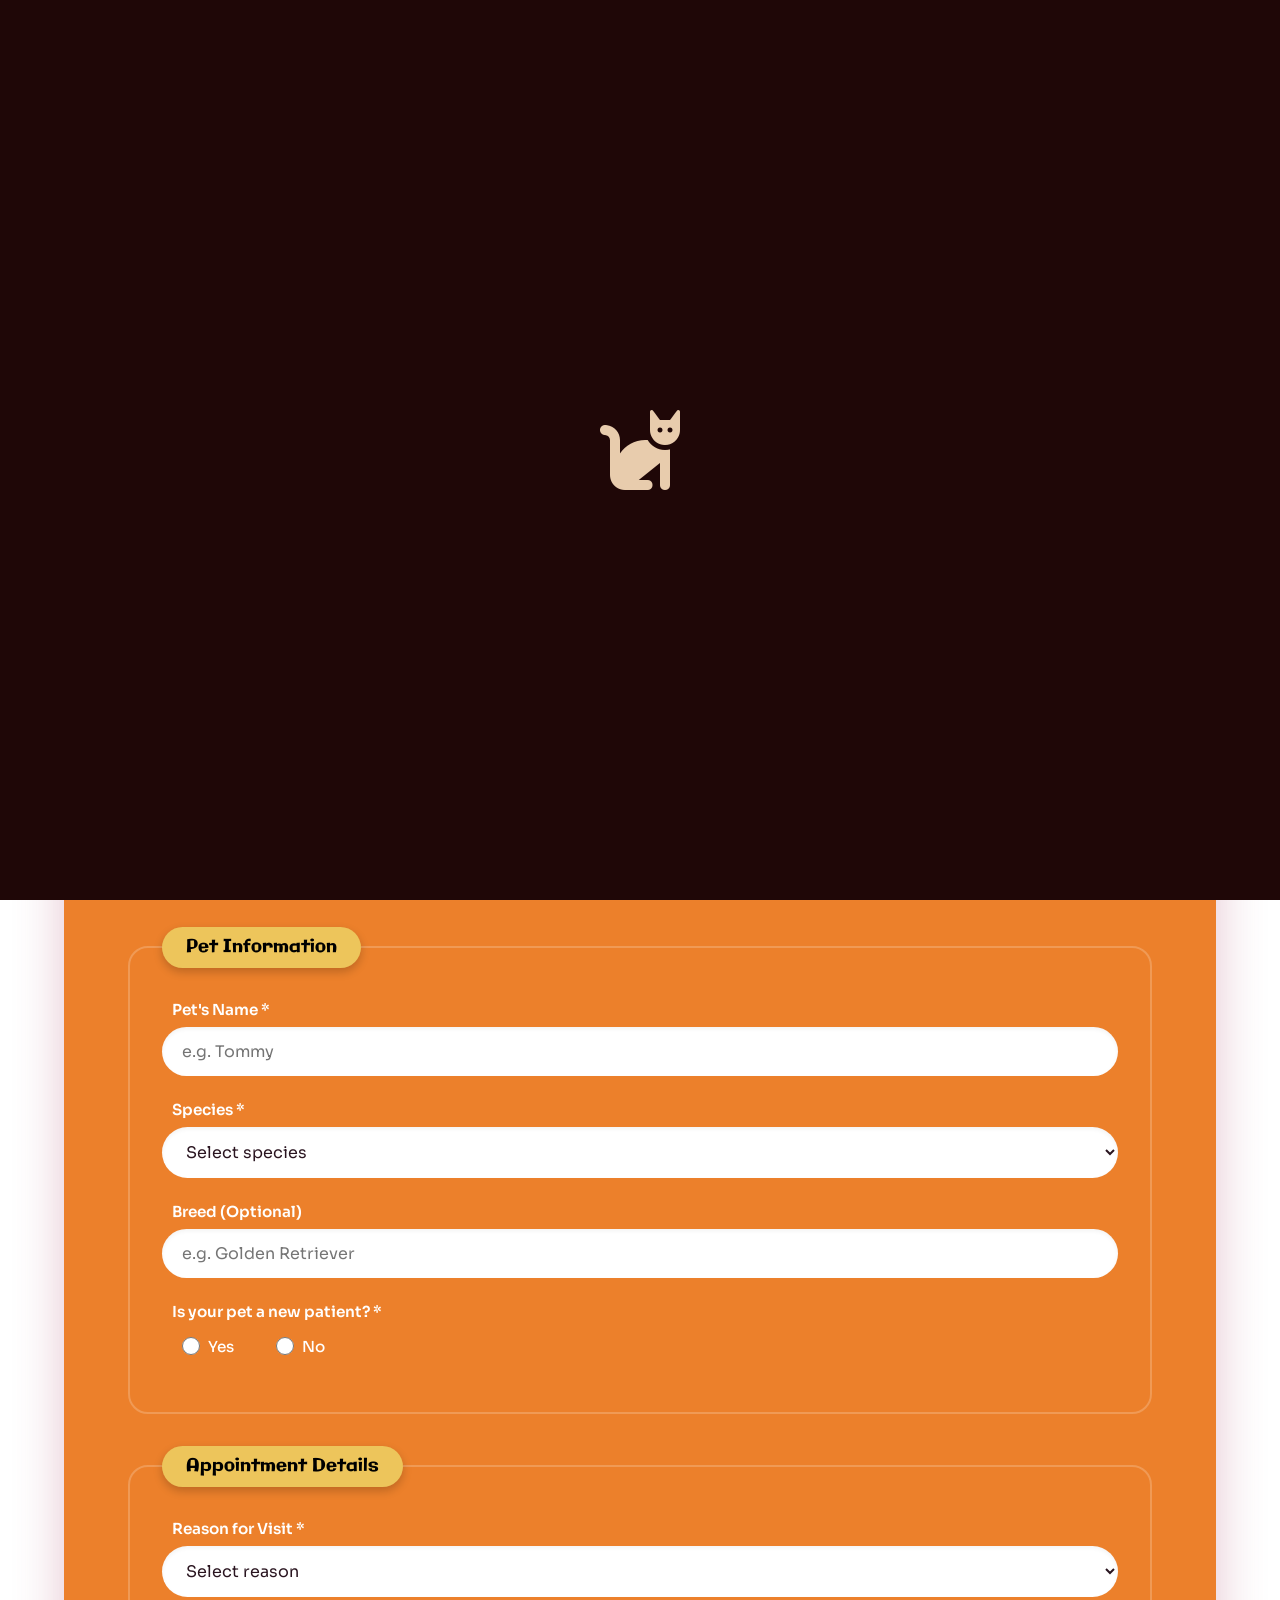
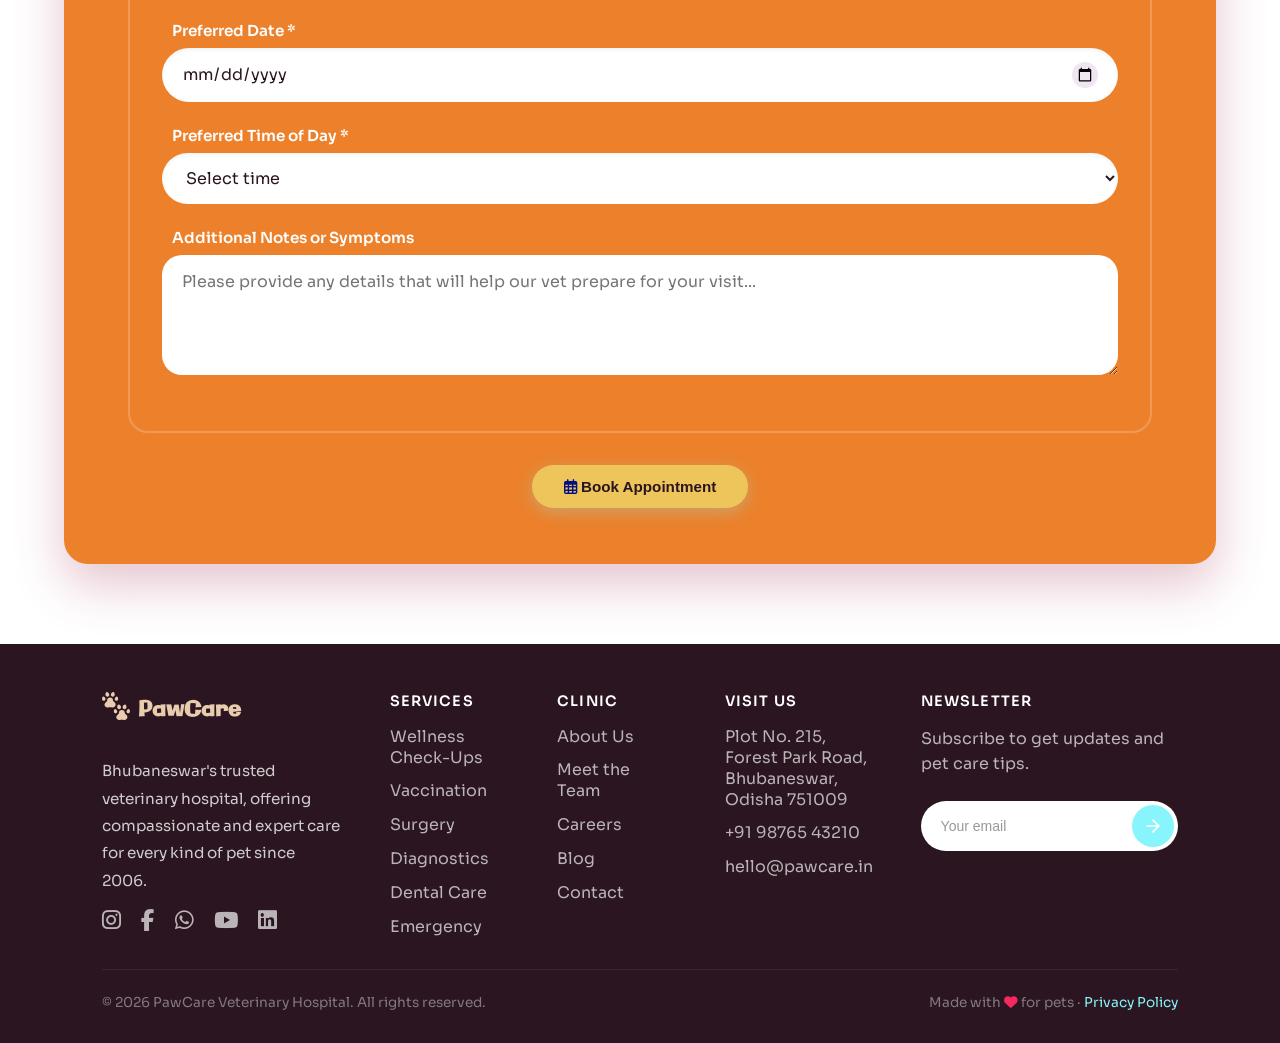
<file: appointment.html>
<!DOCTYPE html>
<html lang="en">
<head>
    <meta charset="UTF-8">
    <meta name="viewport" content="width=device-width, initial-scale=1.0">
    <title>Book an Appointment | Paws & Claws Veterinary Hospital</title>
    <meta name="description" content="Schedule an appointment for your pet at Paws & Claws Veterinary Hospital.">
    <link rel="stylesheet" href="appointment.css">
    <link rel="preconnect" href="https://fonts.googleapis.com">
    <link rel="preconnect" href="https://fonts.gstatic.com" crossorigin>
    <link href="https://fonts.googleapis.com/css2?family=Calistoga&family=Galindo&family=Sora:wght@100..800&display=swap" rel="stylesheet">
    <link rel="icon" href="./images/pawCareLogo2.png">
    <link rel="stylesheet" href="https://fonts.googleapis.com/css2?family=Material+Symbols+Outlined:opsz,wght,FILL,GRAD@24,400,0,0&icon_names=list_arrow" />
    <link rel="stylesheet" href="https://fonts.googleapis.com/css2?family=Material+Symbols+Outlined:opsz,wght,FILL,GRAD@24,400,0,0&icon_names=close_small" />
    <link rel="stylesheet" href="https://fonts.googleapis.com/css2?family=Material+Symbols+Outlined:opsz,wght,FILL,GRAD@48,400,0,0&icon_names=stethoscope" />
    <link rel="stylesheet" href="https://cdnjs.cloudflare.com/ajax/libs/font-awesome/6.5.1/css/all.min.css">

</head>
<body>
    <!-- preloader -->

    <div class="preloader">
       <div class="bird"><i class="fa-solid fa-dove fa-5x fa-beat" style="color: rgb(232, 204, 173)"></i></div>
       <div class="dog"><i class="fa-solid fa-dog fa-5x fa-beat" style="color: rgb(232, 204, 173);"></i></div>
       <div class="cat"><i class="fa-solid fa-cat fa-5x fa-beat" style="color: rgb(232, 204, 173);"></i></div>
    </div>

    <div class="confirm">
        <div class="content"><b>Thanks for connecting with us! 🐾</b>
            <br> 
        Appointment booked.
        </br>
        Check your email. 
        <br>
        Back to screen in 5s.
        <br>
        <i class="fa-regular fa-face-grin fa-2x" style="color: rgb(32, 1, 1);"></i>
        </div>
        
    </div>

	<!-- navbar -->


    <header class="navbar">
        <a href="index.html" class="logo">
            <?xml version="1.0" encoding="iso-8859-1"?>
            <svg class="logo-icon" height="40px" width="40px" version="1.1" id="Layer_1" xmlns="http://www.w3.org/2000/svg" xmlns:xlink="http://www.w3.org/1999/xlink" 
                viewBox="0 0 512 512" xml:space="preserve">
                <g>
                    <g>
                        <path d="M217.592,177.33c-9.281-4.843-15.688-11.31-15.542-21.778c0-29.971-24.296-54.267-54.267-54.267
                            s-54.267,24.297-54.267,54.267c0.297,10.065-4.255,17.641-12.911,22.785c-20.12,11.958-35.002,41.52-35.002,51.807
                            c0,29.971,24.296,54.267,54.267,54.267c3.697,0,7.307-0.37,10.796-1.074c24.648-4.978,49.649-4.931,74.303,0.015
                            c3.467,0.695,7.054,1.061,10.726,1.061c29.971,0,54.268-24.296,54.268-54.267C249.964,213.29,237.001,187.458,217.592,177.33z"/>
                    </g>
                </g>
                <g>
                    <g>
                        <path d="M209.187,0.451c-18.792-4.414-41.67,24.543-46.084,43.337c-4.415,18.791,7.24,37.605,26.034,42.019
                            c18.792,4.414,37.606-7.241,42.02-26.034C235.571,40.981,227.979,4.866,209.187,0.451z"/>
                    </g>
                </g>
                <g>
                    <g>
                        <path d="M274.937,83.318c-17.01-3.996-37.717,22.216-41.713,39.225c-3.996,17.01,6.555,34.038,23.565,38.034
                            c17.01,3.996,34.038-6.555,38.034-23.565C298.819,120.002,291.947,87.313,274.937,83.318z"/>
                    </g>
                </g>
                <g>
                    <g>
                        <path d="M132.476,43.787c-4.413-18.792-27.291-47.75-46.083-43.336C67.6,4.866,60.008,40.98,64.422,59.772
                            c4.414,18.793,23.228,30.449,42.02,26.035C125.234,81.393,136.89,62.58,132.476,43.787z"/>
                    </g>
                </g>
                <g>
                    <g>
                        <path d="M63.819,122.543c-3.996-17.01-24.702-43.221-41.713-39.225C5.096,87.314-1.775,120.002,2.22,137.013
                            c3.996,17.01,21.024,27.56,38.034,23.565C57.265,156.582,67.814,139.554,63.819,122.543z"/>
                    </g>
                </g>
                <g>
                    <g>
                        <path d="M432.548,404.918c-9.281-4.843-15.688-11.31-15.542-21.778c0-29.971-24.296-54.267-54.267-54.267
                            s-54.267,24.296-54.267,54.267c0.297,10.065-4.255,17.641-12.911,22.785c-20.12,11.958-35.002,41.52-35.002,51.807
                            c0,29.971,24.296,54.267,54.267,54.267c3.697,0,7.307-0.37,10.796-1.074c24.648-4.978,49.649-4.931,74.303,0.015
                            c3.467,0.695,7.054,1.061,10.726,1.061c29.971,0,54.267-24.296,54.267-54.267C464.92,440.878,451.957,415.046,432.548,404.918z"/>
                    </g>
                </g>
                <g>
                    <g>
                        <path d="M424.143,228.039c-18.792-4.414-41.67,24.543-46.084,43.337c-4.414,18.791,7.242,37.605,26.034,42.019
                            c18.792,4.414,37.606-7.241,42.02-26.034C450.527,268.568,442.935,232.453,424.143,228.039z"/>
                    </g>
                </g>
                <g>
                    <g>
                        <path d="M489.893,310.906c-17.01-3.996-37.717,22.216-41.713,39.225c-3.996,17.009,6.555,34.038,23.565,38.034
                            c17.01,3.996,34.038-6.555,38.034-23.565C513.775,347.59,506.903,314.901,489.893,310.906z"/>
                    </g>
                </g>
                <g>
                    <g>
                        <path d="M347.433,271.374c-4.414-18.792-27.291-47.751-46.084-43.336c-18.792,4.415-26.384,40.53-21.97,59.323
                            c4.414,18.792,23.227,30.448,42.02,26.034C340.191,308.979,351.847,290.167,347.433,271.374z"/>
                    </g>
                </g>
                <g>
                    <g>
                        <path d="M278.775,350.131c-3.996-17.01-24.703-43.221-41.713-39.225c-17.01,3.996-23.882,36.684-19.887,53.694
                            c3.995,17.01,21.024,27.56,38.034,23.565C272.221,384.169,282.77,367.141,278.775,350.131z"/>
                    </g>
                </g>
            </svg>
             <div class="logo-text">PawCare</div>

        </a>
           
             
        <div class="navright">
            <a href="index.html" class="del"><span><i class="fa-solid fa-paw fa-flip" style="color: rgb(61, 31, 0);"></i></span>Home</a>
            <a href="services.html" class="del"><span><i class="fa-solid fa-paw fa-flip" style="color: rgb(61, 31, 0);"></i></span>Services</a>
            <a href="about.html" class="del"><span><i class="fa-solid fa-paw fa-flip" style="color: rgb(61, 31, 0);"></i></span>About Us</a>
            <a href="ourvets.html" class="del"><span><i class="fa-solid fa-paw fa-flip" style="color: rgb(61, 31, 0);"></i></span>Our Vets</a>
            <a href="contact.html" class="del"><span><i class="fa-solid fa-paw fa-flip" style="color: rgb(61, 31, 0);"></i></span>Contact Us</a>
        </div>

        <div class="hamburger">

            <div class="hamburger-text">
                <div class="close-icon"><i class="fa-solid fa-xmark" style="color: rgb(33, 2, 2);"></i></div>
                <a href="index" class="side"><i class="fa-solid fa-paw" style="color: rgb(33, 2, 2);"></i> Home</a>
                <a href="services.html" class="side"><i class="fa-solid fa-paw" style="color: rgb(33, 2, 2);"></i> Services</a>
                <a href="about.html" class="side"><i class="fa-solid fa-paw" style="color: rgb(33, 2, 2);"></i> About Us</a>
                <a href="ourvets.html" class="side"><i class="fa-solid fa-paw" style="color: rgb(33, 2, 2);"></i> Our Vets</a>
                <a href="contact.html" class="side"><i class="fa-solid fa-paw" style="color: rgb(33, 2, 2);"></i> Contact Us</a>
            </div>
            
            <div class="hamburger-icon">
                 <i class="fa-solid fa-bars-staggered fa-2x" style="color: rgb(33, 2, 2);"></i>
            </div>
        </div>


    </header>

    <main class="appointment-main">
        <div class="appointment-header">
            <h1 class="appointment-title">Book an Appointment</h1>
            <p class="appointment-subtitle">Schedule a visit with our expert veterinarians.</p>
        </div>

        <div class="emergency-notice">
            <div class="emergency-left">
                <span class="emergency-label">Emergency?</span>
                <span class="emergency-msg">Please do not use this form. Call us immediately.</span>
            </div>
            <span class="emergency-phone">+91 98765 43210</span>
        </div>


        <!-- Appointment Form Block -->
        <div class="appointment-container">
            <form action="#" method="POST" class="appointment-form">
                
                <!-- Owner Information -->
                <fieldset>
                    <legend>Owner Information</legend>
                    <div class="form-group">
                        <label for="fullName">Full Name *</label>
                        <input type="text" id="fullName" name="fullName" placeholder="Smita Singh" required>
                        <div class="error1">
                                <br>
                                <small>minimum 3 characters</small>
                            </div>
                    </div>
                    <div class="form-group">
                        <label for="email">Email Address *</label>
                        <input type="email" id="email" name="email" placeholder="smita@example.com" required>
                    </div>
                    <div class="form-group">
                        <label for="phone">Phone Number *</label>
                        <input type="tel" id="phone" name="phone" placeholder="+91 xxxxx xxxxx" required>
                        <div class="error2">
                                <br>
                                <small>must contain 10 digits</small>
                            </div>
                    </div>
                </fieldset>

                <!-- Pet Information -->
                <fieldset>
                    <legend>Pet Information</legend>
                    <div class="form-group">
                        <label for="petName">Pet's Name *</label>
                        <input type="text" id="petName" name="petName" placeholder="e.g. Tommy" required>
                        <div class="error3">
                                <br>
                                <small>minimum 3 characters</small>
                            </div>
                    </div>
                    <div class="form-group">
                        <label for="species">Species *</label>
                        <select id="species" name="species" required>
                            <option value="" disabled selected>Select species</option>
                            <option value="dog">Dog</option>
                            <option value="cat">Cat</option>
                            <option value="bird">Bird</option>
                            <option value="other">Other</option>
                        </select>
                    </div>
                    <div class="form-group">
                        <label for="breed">Breed (Optional)</label>
                        <input type="text" id="breed" name="breed" placeholder="e.g. Golden Retriever">
                    </div>
                    <div class="form-group inline-group">
                        <label>Is your pet a new patient? *</label>
                        <div class="radio-options">
                            <label><input type="radio" name="newPatient" value="yes" required> Yes</label>
                            <label><input type="radio" name="newPatient" value="no"> No</label>
                        </div>
                    </div>
                </fieldset>

                <!-- Appointment Details -->
                <fieldset>
                    <legend>Appointment Details</legend>
                    <div class="form-group">
                        <label for="reason">Reason for Visit *</label>
                        <select id="reason" name="reason" required>
                            <option value="" disabled selected>Select reason</option>
                            <option value="wellness">Wellness Check-Up</option>
                            <option value="vaccination">Vaccination</option>
                            <option value="illness">Illness / Injury</option>
                            <option value="dental">Dental Care</option>
                        </select>
                    </div>
                    <div class="form-group">
                        <label for="date">Preferred Date *</label>
                        <input type="date" id="date" name="date" required>
                    </div>
                    <div class="form-group">
                        <label for="time">Preferred Time of Day *</label>
                        <select id="time" name="time" required>
                            <option value="" disabled selected>Select time</option>
                            <option value="morning">Morning (8:00 AM - 12:00 PM)</option>
                            <option value="afternoon">Afternoon (12:00 PM - 4:00 PM)</option>
                            <option value="evening">Evening (4:00 PM - 8:00 PM)</option>
                        </select>
                    </div>
                    <div class="form-group">
                        <label for="notes">Additional Notes or Symptoms</label>
                        <textarea id="notes" name="notes" placeholder="Please provide any details that will help our vet prepare for your visit..."></textarea>
                    </div>
                </fieldset>

                <div class="form-submit">
                    <button type="submit" class="btn-aqua"><i class="fa-regular fa-calendar-days" style="color: rgb(4, 15, 134);"></i> Book Appointment</button>
                </div>
            </form>
        </div>
    </main>

    <!--footer-->
    <footer>
        <div class="footer-grid">
            <div class="footer-brand">
                <a href="#" class="footer-logo"><span><?xml version="1.0" encoding="iso-8859-1"?><!-- Uploaded to: SVG Repo, www.svgrepo.com, Generator: SVG Repo Mixer Tools -->
<svg class="paws" height="28px" fill="#e8ccad" width="28px" version="1.1" id="Layer_1" xmlns="http://www.w3.org/2000/svg" xmlns:xlink="http://www.w3.org/1999/xlink" 
	 viewBox="0 0 512 512" xml:space="preserve">
<g>
	<g>
		<path d="M217.592,177.33c-9.281-4.843-15.688-11.31-15.542-21.778c0-29.971-24.296-54.267-54.267-54.267
			s-54.267,24.297-54.267,54.267c0.297,10.065-4.255,17.641-12.911,22.785c-20.12,11.958-35.002,41.52-35.002,51.807
			c0,29.971,24.296,54.267,54.267,54.267c3.697,0,7.307-0.37,10.796-1.074c24.648-4.978,49.649-4.931,74.303,0.015
			c3.467,0.695,7.054,1.061,10.726,1.061c29.971,0,54.268-24.296,54.268-54.267C249.964,213.29,237.001,187.458,217.592,177.33z"/>
	</g>
</g>
<g>
	<g>
		<path d="M209.187,0.451c-18.792-4.414-41.67,24.543-46.084,43.337c-4.415,18.791,7.24,37.605,26.034,42.019
			c18.792,4.414,37.606-7.241,42.02-26.034C235.571,40.981,227.979,4.866,209.187,0.451z"/>
	</g>
</g>
<g>
	<g>
		<path d="M274.937,83.318c-17.01-3.996-37.717,22.216-41.713,39.225c-3.996,17.01,6.555,34.038,23.565,38.034
			c17.01,3.996,34.038-6.555,38.034-23.565C298.819,120.002,291.947,87.313,274.937,83.318z"/>
	</g>
</g>
<g>
	<g>
		<path d="M132.476,43.787c-4.413-18.792-27.291-47.75-46.083-43.336C67.6,4.866,60.008,40.98,64.422,59.772
			c4.414,18.793,23.228,30.449,42.02,26.035C125.234,81.393,136.89,62.58,132.476,43.787z"/>
	</g>
</g>
<g>
	<g>
		<path d="M63.819,122.543c-3.996-17.01-24.702-43.221-41.713-39.225C5.096,87.314-1.775,120.002,2.22,137.013
			c3.996,17.01,21.024,27.56,38.034,23.565C57.265,156.582,67.814,139.554,63.819,122.543z"/>
	</g>
</g>
<g>
	<g>
		<path d="M432.548,404.918c-9.281-4.843-15.688-11.31-15.542-21.778c0-29.971-24.296-54.267-54.267-54.267
			s-54.267,24.296-54.267,54.267c0.297,10.065-4.255,17.641-12.911,22.785c-20.12,11.958-35.002,41.52-35.002,51.807
			c0,29.971,24.296,54.267,54.267,54.267c3.697,0,7.307-0.37,10.796-1.074c24.648-4.978,49.649-4.931,74.303,0.015
			c3.467,0.695,7.054,1.061,10.726,1.061c29.971,0,54.267-24.296,54.267-54.267C464.92,440.878,451.957,415.046,432.548,404.918z"/>
	</g>
</g>
<g>
	<g>
		<path d="M424.143,228.039c-18.792-4.414-41.67,24.543-46.084,43.337c-4.414,18.791,7.242,37.605,26.034,42.019
			c18.792,4.414,37.606-7.241,42.02-26.034C450.527,268.568,442.935,232.453,424.143,228.039z"/>
	</g>
</g>
<g>
	<g>
		<path d="M489.893,310.906c-17.01-3.996-37.717,22.216-41.713,39.225c-3.996,17.009,6.555,34.038,23.565,38.034
			c17.01,3.996,34.038-6.555,38.034-23.565C513.775,347.59,506.903,314.901,489.893,310.906z"/>
	</g>
</g>
<g>
	<g>
		<path d="M347.433,271.374c-4.414-18.792-27.291-47.751-46.084-43.336c-18.792,4.415-26.384,40.53-21.97,59.323
			c4.414,18.792,23.227,30.448,42.02,26.034C340.191,308.979,351.847,290.167,347.433,271.374z"/>
	</g>
</g>
<g>
	<g>
		<path d="M278.775,350.131c-3.996-17.01-24.703-43.221-41.713-39.225c-17.01,3.996-23.882,36.684-19.887,53.694
			c3.995,17.01,21.024,27.56,38.034,23.565C272.221,384.169,282.77,367.141,278.775,350.131z"/>
	</g>
</g>
</svg></span><span style="color: #e8ccad;">PawCare</span></a>

                <p>
                    Bhubaneswar's trusted veterinary hospital,
                    offering compassionate and expert care
                    for every kind of pet since 2006.
                </p>

                <div class="footer-social">
                    <a href="#" aria-label="Instagram">
                        <i class="fa-brands fa-instagram"></i>
                    </a>

                    <a href="#" aria-label="Facebook">
                        <i class="fa-brands fa-facebook-f"></i>
                    </a>

                    <a href="#" aria-label="WhatsApp">
                        <i class="fa-brands fa-whatsapp"></i>
                    </a>

                    <a href="#" aria-label="YouTube">
                        <i class="fa-brands fa-youtube"></i>
                    </a>

                    <a href="#" aria-label="LinkedIn">
                        <i class="fa-brands fa-linkedin"></i>
                    </a>
                </div>
            </div>
            <div class="footer-col">
                <h4>Services</h4>
                <ul>
                    <li><a href="services.html#wellness">Wellness Check-Ups</a></li>
                    <li><a href="services.html#vaccination">Vaccination</a></li>
                    <li><a href="services.html#surgery">Surgery</a></li>
                    <li><a href="services.html#diagnostics">Diagnostics</a></li>
                    <li><a href="services.html#dental">Dental Care</a></li>
                    <li><a href="services.html#emergency">Emergency</a></li>
                </ul>
            </div>
            <div class="footer-col">
                <h4>Clinic</h4>
                <ul>
                    <li><a href="about.html">About Us</a></li>
                    <li><a href="#">Meet the Team</a></li>
                    <li><a href="#">Careers</a></li>
                    <li><a href="#">Blog</a></li>
                    <li><a href="contact.html">Contact</a></li>
                </ul>
            </div>
            <div class="footer-col">
                <h4>Visit Us</h4>
                <ul>
                    <li><a href="#">Plot No. 215, Forest Park Road, Bhubaneswar, Odisha 751009</a></li>
                    <li><a href="tel:+919876543210">+91 98765 43210</a></li>
                    <li><a href="mailto:hello@pawcare.in">hello@pawcare.in</a></li>
                </ul>
            </div>
            <div class="footer-newsletter">
                <h4>NEWSLETTER</h4>
                <p class="newsletter-desc">Subscribe to get updates and<br>pet care tips.</p>
  
                <form class="newsletter-form" action="#" method="POST">
                    <input type="email" class="newsletter-input" placeholder="Your email" required>
                    <button type="submit" class="newsletter-btn" aria-label="Subscribe">
                        <svg width="20" height="20" viewBox="0 0 24 24" fill="none" stroke="currentColor" stroke-width="2" stroke-linecap="round" stroke-linejoin="round">
                            <line x1="5" y1="12" x2="19" y2="12"></line>
                            <polyline points="12 5 19 12 12 19"></polyline>
                        </svg>
                    </button>
                </form>
            </div>
        </div>
        <div class="footer-bottom">
            <span>© 2026 PawCare Veterinary Hospital. All rights reserved.</span>
            <span>Made with <i class="fa-solid fa-heart fa-beat" style="color: rgb(245, 41, 95);"></i> for pets · <a href="#">Privacy Policy</a></span>
        </div>
    </footer>
    <script src="appointment.js"></script>

</body>
</html>
</file>
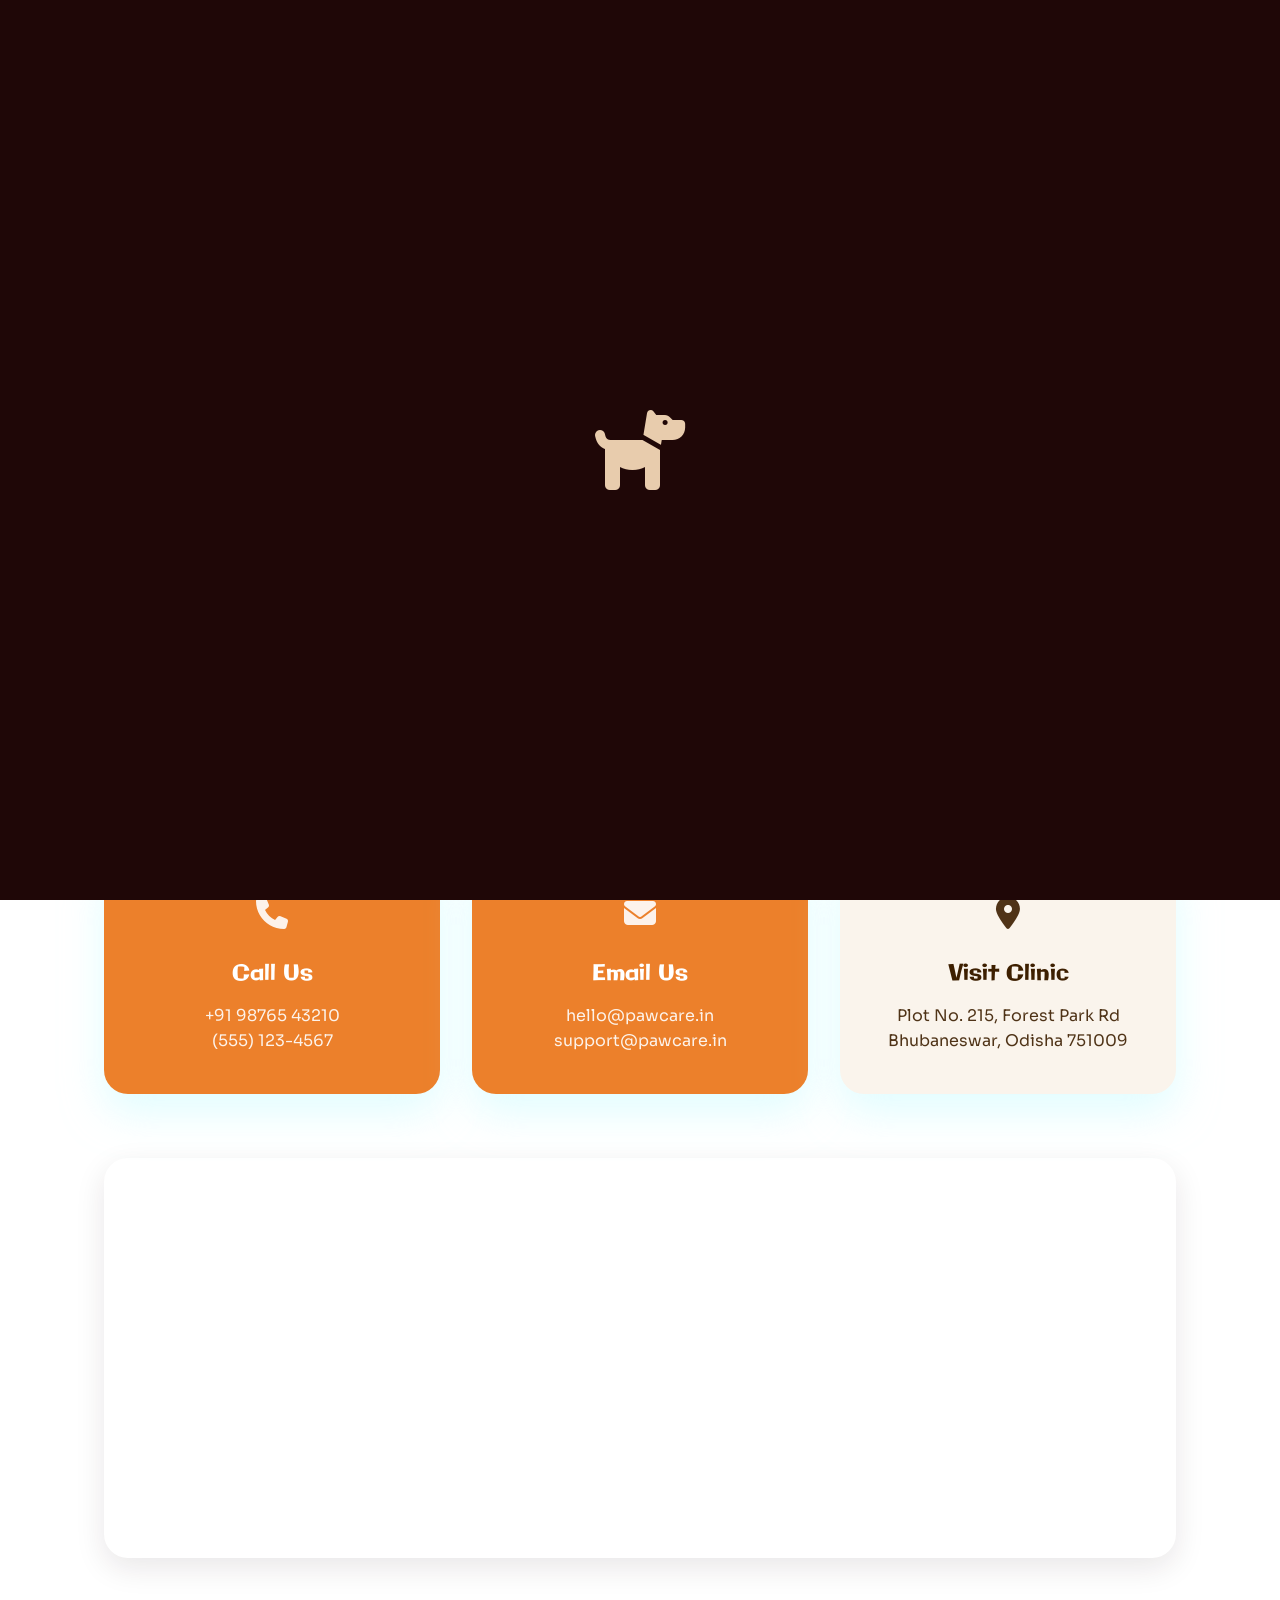
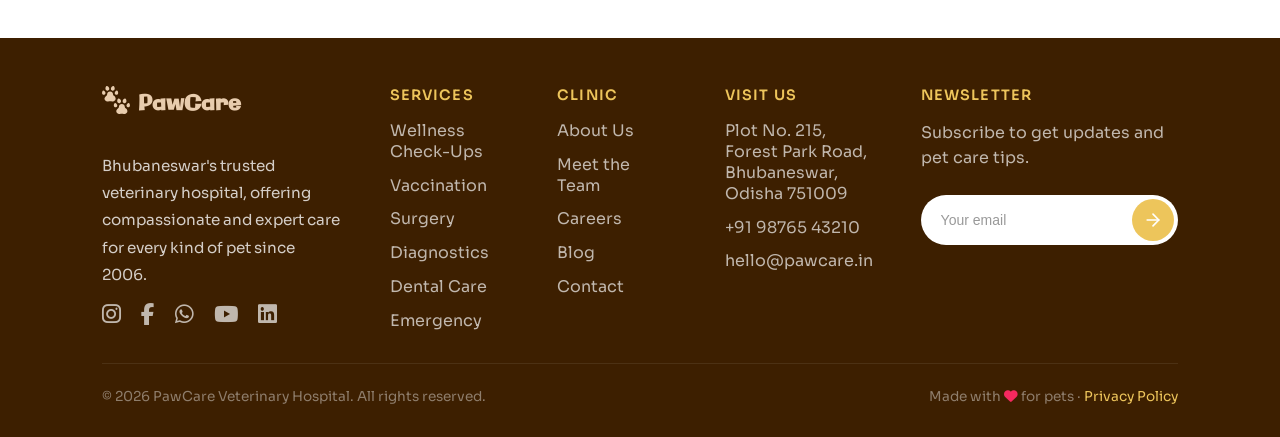
<file: contact.html>
<!DOCTYPE html>
<html lang="en">
<head>
    <meta charset="UTF-8">
    <meta name="viewport" content="width=device-width, initial-scale=1.0">
    <title>Contact Us - PawCare</title>
    <link rel="stylesheet" href="contact.css">
    <link rel="icon" href="./images/pawCareLogo2.png">
    <link rel="preconnect" href="https://fonts.googleapis.com">
    <link rel="preconnect" href="https://fonts.gstatic.com" crossorigin>
    <link href="https://fonts.googleapis.com/css2?family=Calistoga&family=Galindo&family=Sora:wght@100..800&display=swap" rel="stylesheet">
    <link rel="stylesheet" href="https://fonts.googleapis.com/css2?family=Material+Symbols+Outlined:opsz,wght,FILL,GRAD@24,400,0,0&icon_names=list_arrow" />
    <link rel="stylesheet" href="https://fonts.googleapis.com/css2?family=Material+Symbols+Outlined:opsz,wght,FILL,GRAD@24,400,0,0&icon_names=close_small" />
    <link rel="stylesheet" href="https://fonts.googleapis.com/css2?family=Material+Symbols+Outlined:opsz,wght,FILL,GRAD@48,400,0,0&icon_names=stethoscope" />
    <link rel="stylesheet" href="https://cdnjs.cloudflare.com/ajax/libs/font-awesome/6.5.1/css/all.min.css">

</head>
<body>
    <!-- preloader -->

    <div class="preloader">
       <div class="bird"><i class="fa-solid fa-dove fa-5x fa-beat" style="color: rgb(232, 204, 173)"></i></div>
       <div class="dog"><i class="fa-solid fa-dog fa-5x fa-beat" style="color: rgb(232, 204, 173);"></i></div>
       <div class="cat"><i class="fa-solid fa-cat fa-5x fa-beat" style="color: rgb(232, 204, 173);"></i></div>
    </div>

    <div class="confirm">
        <div class="content">
            <b>Thanks for trusting us! 🐾</b>
            <br> 
        Message Submitted.
        </br>
        Check your email. 
        <br>
        Back in 5s.
        <br>
        <i class="fa-regular fa-face-grin fa-2x" style="color: rgb(34, 2, 10);"></i>
        </div>
    </div>

	<!-- navbar -->


    <header class="navbar">
        <a href="index.html" class="logo">
            <?xml version="1.0" encoding="iso-8859-1"?>
            <svg class="logo-icon" height="40px" width="40px" version="1.1" id="Layer_1" xmlns="http://www.w3.org/2000/svg" xmlns:xlink="http://www.w3.org/1999/xlink" 
                viewBox="0 0 512 512" xml:space="preserve">
                <g>
                    <g>
                        <path d="M217.592,177.33c-9.281-4.843-15.688-11.31-15.542-21.778c0-29.971-24.296-54.267-54.267-54.267
                            s-54.267,24.297-54.267,54.267c0.297,10.065-4.255,17.641-12.911,22.785c-20.12,11.958-35.002,41.52-35.002,51.807
                            c0,29.971,24.296,54.267,54.267,54.267c3.697,0,7.307-0.37,10.796-1.074c24.648-4.978,49.649-4.931,74.303,0.015
                            c3.467,0.695,7.054,1.061,10.726,1.061c29.971,0,54.268-24.296,54.268-54.267C249.964,213.29,237.001,187.458,217.592,177.33z"/>
                    </g>
                </g>
                <g>
                    <g>
                        <path d="M209.187,0.451c-18.792-4.414-41.67,24.543-46.084,43.337c-4.415,18.791,7.24,37.605,26.034,42.019
                            c18.792,4.414,37.606-7.241,42.02-26.034C235.571,40.981,227.979,4.866,209.187,0.451z"/>
                    </g>
                </g>
                <g>
                    <g>
                        <path d="M274.937,83.318c-17.01-3.996-37.717,22.216-41.713,39.225c-3.996,17.01,6.555,34.038,23.565,38.034
                            c17.01,3.996,34.038-6.555,38.034-23.565C298.819,120.002,291.947,87.313,274.937,83.318z"/>
                    </g>
                </g>
                <g>
                    <g>
                        <path d="M132.476,43.787c-4.413-18.792-27.291-47.75-46.083-43.336C67.6,4.866,60.008,40.98,64.422,59.772
                            c4.414,18.793,23.228,30.449,42.02,26.035C125.234,81.393,136.89,62.58,132.476,43.787z"/>
                    </g>
                </g>
                <g>
                    <g>
                        <path d="M63.819,122.543c-3.996-17.01-24.702-43.221-41.713-39.225C5.096,87.314-1.775,120.002,2.22,137.013
                            c3.996,17.01,21.024,27.56,38.034,23.565C57.265,156.582,67.814,139.554,63.819,122.543z"/>
                    </g>
                </g>
                <g>
                    <g>
                        <path d="M432.548,404.918c-9.281-4.843-15.688-11.31-15.542-21.778c0-29.971-24.296-54.267-54.267-54.267
                            s-54.267,24.296-54.267,54.267c0.297,10.065-4.255,17.641-12.911,22.785c-20.12,11.958-35.002,41.52-35.002,51.807
                            c0,29.971,24.296,54.267,54.267,54.267c3.697,0,7.307-0.37,10.796-1.074c24.648-4.978,49.649-4.931,74.303,0.015
                            c3.467,0.695,7.054,1.061,10.726,1.061c29.971,0,54.267-24.296,54.267-54.267C464.92,440.878,451.957,415.046,432.548,404.918z"/>
                    </g>
                </g>
                <g>
                    <g>
                        <path d="M424.143,228.039c-18.792-4.414-41.67,24.543-46.084,43.337c-4.414,18.791,7.242,37.605,26.034,42.019
                            c18.792,4.414,37.606-7.241,42.02-26.034C450.527,268.568,442.935,232.453,424.143,228.039z"/>
                    </g>
                </g>
                <g>
                    <g>
                        <path d="M489.893,310.906c-17.01-3.996-37.717,22.216-41.713,39.225c-3.996,17.009,6.555,34.038,23.565,38.034
                            c17.01,3.996,34.038-6.555,38.034-23.565C513.775,347.59,506.903,314.901,489.893,310.906z"/>
                    </g>
                </g>
                <g>
                    <g>
                        <path d="M347.433,271.374c-4.414-18.792-27.291-47.751-46.084-43.336c-18.792,4.415-26.384,40.53-21.97,59.323
                            c4.414,18.792,23.227,30.448,42.02,26.034C340.191,308.979,351.847,290.167,347.433,271.374z"/>
                    </g>
                </g>
                <g>
                    <g>
                        <path d="M278.775,350.131c-3.996-17.01-24.703-43.221-41.713-39.225c-17.01,3.996-23.882,36.684-19.887,53.694
                            c3.995,17.01,21.024,27.56,38.034,23.565C272.221,384.169,282.77,367.141,278.775,350.131z"/>
                    </g>
                </g>
            </svg>
             <div class="logo-text">PawCare</div>

        </a>
           
             
        <div class="navright">
            <a href="index.html" class="del"><span><i class="fa-solid fa-paw fa-flip" style="color: rgb(61, 31, 0);"></i></span>Home</a>
            <a href="services.html" class="del"><span><i class="fa-solid fa-paw fa-flip" style="color: rgb(61, 31, 0);"></i></span>Services</a>
            <a href="about.html" class="del"><span><i class="fa-solid fa-paw fa-flip" style="color: rgb(61, 31, 0);"></i></span>About Us</a>
            <a href="ourvets.html" class="del"><span><i class="fa-solid fa-paw fa-flip" style="color: rgb(61, 31, 0);"></i></span>Our Vets</a>
            <a href="contact.html" class="del"><span><i class="fa-solid fa-paw fa-flip" style="color: rgb(61, 31, 0);"></i></span>Contact Us</a>
        </div>

        <div class="hamburger">

            <div class="hamburger-text">
                <div class="close-icon"><i class="fa-solid fa-xmark" style="color: rgb(33, 2, 2);"></i></div>
                <a href="index.html" class="side"><i class="fa-solid fa-paw" style="color: rgb(33, 2, 2);"></i> Home</a>
                <a href="services.html" class="side"><i class="fa-solid fa-paw" style="color: rgb(33, 2, 2);"></i> Services</a>
                <a href="about.html" class="side"><i class="fa-solid fa-paw" style="color: rgb(33, 2, 2);"></i> About Us</a>
                <a href="ourvets.html" class="side"><i class="fa-solid fa-paw" style="color: rgb(33, 2, 2);"></i> Our Vets</a>
                <a href="contact.html" class="side"><i class="fa-solid fa-paw" style="color: rgb(33, 2, 2);"></i> Contact Us</a>
            </div>
            
            <div class="hamburger-icon">
                 <i class="fa-solid fa-bars-staggered fa-2x" style="color: rgb(33, 2, 2);"></i>
            </div>
        </div>
    </header>

    <main class="contact-layout-main">
        
        <div class="contact-hero">
            <h1>Contact Us</h1>
            <p>Have a question or need to schedule a visit? We're here to help you and your furry best friend.</p>
        </div>

        <div class="contact-top-row">
            
            <div class="contact-form-section">
                <form action="#" method="POST" class="transparent-form">
                    <div class="form-row">
                        <div class="form-group">
                            <input id="name" type="text" placeholder="Your Name" required>
                            <div class="error1">
                                <br>
                                <small>minimum 3 characters</small>
                            </div>
                        </div>
                        <div class="form-group">
                            <input id="phn" type="tel" placeholder="Phone Number" required>
                            <div class="error2">
                                <br>
                                <small>must contain 10 digits</small>
                            </div>
                        </div>
                    </div>
                    <div class="form-group">
                        <input id="mail" type="email" placeholder="Email Address" required>
                    </div>
                    <div class="form-group">
                        <textarea id="msg" placeholder="Your Message" rows="5" required></textarea>
                        <div class="error3">
                                <br>
                                <small>maximum 200 characters</small>
                            </div>
                    </div>
                    <button type="submit" class="btn-aqua">Submit Message</button>
                </form>
            </div>

            <div class="contact-newsletter-card gradient-card">
                <h2>Our Newsletter</h2>
                <p>Subscribe to get updates, pet care tips, and exclusive offers directly to your inbox.</p>
                <form class="newsletter-form-large" action="#" method="POST">
                    <input type="email" class="newsletter-input" placeholder="Your email address" required>
                    <button type="submit" class="btn-aqua" style="width: 100%; margin-top: 15px;">Subscribe Now</button>
                </form>
            </div>
            
        </div>

        <div class="contact-info-grid">
            <div class="contact-card gradient-card">
                <div class="info-icon"><i class="fa-solid fa-phone"></i></div>
                <h3>Call Us</h3>
                <p>+91 98765 43210<br>(555) 123-4567</p>
            </div>
            <div class="contact-card gradient-card">
                <div class="info-icon"><i class="fa-solid fa-envelope"></i></div>
                <h3>Email Us</h3>
                <p>hello@pawcare.in<br>support@pawcare.in</p>
            </div>
            <div class="contact-card gradient-card" id="visit-clinic-card">
                <div class="info-icon" style="color: #3d1f00;"><i class="fa-solid fa-location-dot"></i></div>
                <h3 style="color: #3d1f00;">Visit Clinic</h3>
                <p style="color: #3d1f00;">Plot No. 215, Forest Park Rd<br>Bhubaneswar, Odisha 751009</p>
            </div>
        </div>

        <div class="contact-map-container">
            <iframe 
                src="https://maps.google.com/maps?q=Forest%20Park%20Road,%20Bhubaneswar,%20Odisha%20751009&t=&z=15&ie=UTF8&iwloc=&output=embed" 
                width="100%" 
                height="400" 
                style="border:0;" 
                allowfullscreen="" 
                loading="lazy" 
                referrerpolicy="no-referrer-when-downgrade">
            </iframe>
        </div>

    </main>

    <!--footer-->
    <footer>
        <div class="footer-grid">
            <div class="footer-brand">
                <a href="#" class="footer-logo"><span><?xml version="1.0" encoding="iso-8859-1"?><!-- Uploaded to: SVG Repo, www.svgrepo.com, Generator: SVG Repo Mixer Tools -->
<svg class="paws" height="28px" fill="#e8ccad" width="28px" version="1.1" id="Layer_1" xmlns="http://www.w3.org/2000/svg" xmlns:xlink="http://www.w3.org/1999/xlink" 
	 viewBox="0 0 512 512" xml:space="preserve">
<g>
	<g>
		<path d="M217.592,177.33c-9.281-4.843-15.688-11.31-15.542-21.778c0-29.971-24.296-54.267-54.267-54.267
			s-54.267,24.297-54.267,54.267c0.297,10.065-4.255,17.641-12.911,22.785c-20.12,11.958-35.002,41.52-35.002,51.807
			c0,29.971,24.296,54.267,54.267,54.267c3.697,0,7.307-0.37,10.796-1.074c24.648-4.978,49.649-4.931,74.303,0.015
			c3.467,0.695,7.054,1.061,10.726,1.061c29.971,0,54.268-24.296,54.268-54.267C249.964,213.29,237.001,187.458,217.592,177.33z"/>
	</g>
</g>
<g>
	<g>
		<path d="M209.187,0.451c-18.792-4.414-41.67,24.543-46.084,43.337c-4.415,18.791,7.24,37.605,26.034,42.019
			c18.792,4.414,37.606-7.241,42.02-26.034C235.571,40.981,227.979,4.866,209.187,0.451z"/>
	</g>
</g>
<g>
	<g>
		<path d="M274.937,83.318c-17.01-3.996-37.717,22.216-41.713,39.225c-3.996,17.01,6.555,34.038,23.565,38.034
			c17.01,3.996,34.038-6.555,38.034-23.565C298.819,120.002,291.947,87.313,274.937,83.318z"/>
	</g>
</g>
<g>
	<g>
		<path d="M132.476,43.787c-4.413-18.792-27.291-47.75-46.083-43.336C67.6,4.866,60.008,40.98,64.422,59.772
			c4.414,18.793,23.228,30.449,42.02,26.035C125.234,81.393,136.89,62.58,132.476,43.787z"/>
	</g>
</g>
<g>
	<g>
		<path d="M63.819,122.543c-3.996-17.01-24.702-43.221-41.713-39.225C5.096,87.314-1.775,120.002,2.22,137.013
			c3.996,17.01,21.024,27.56,38.034,23.565C57.265,156.582,67.814,139.554,63.819,122.543z"/>
	</g>
</g>
<g>
	<g>
		<path d="M432.548,404.918c-9.281-4.843-15.688-11.31-15.542-21.778c0-29.971-24.296-54.267-54.267-54.267
			s-54.267,24.296-54.267,54.267c0.297,10.065-4.255,17.641-12.911,22.785c-20.12,11.958-35.002,41.52-35.002,51.807
			c0,29.971,24.296,54.267,54.267,54.267c3.697,0,7.307-0.37,10.796-1.074c24.648-4.978,49.649-4.931,74.303,0.015
			c3.467,0.695,7.054,1.061,10.726,1.061c29.971,0,54.267-24.296,54.267-54.267C464.92,440.878,451.957,415.046,432.548,404.918z"/>
	</g>
</g>
<g>
	<g>
		<path d="M424.143,228.039c-18.792-4.414-41.67,24.543-46.084,43.337c-4.414,18.791,7.242,37.605,26.034,42.019
			c18.792,4.414,37.606-7.241,42.02-26.034C450.527,268.568,442.935,232.453,424.143,228.039z"/>
	</g>
</g>
<g>
	<g>
		<path d="M489.893,310.906c-17.01-3.996-37.717,22.216-41.713,39.225c-3.996,17.009,6.555,34.038,23.565,38.034
			c17.01,3.996,34.038-6.555,38.034-23.565C513.775,347.59,506.903,314.901,489.893,310.906z"/>
	</g>
</g>
<g>
	<g>
		<path d="M347.433,271.374c-4.414-18.792-27.291-47.751-46.084-43.336c-18.792,4.415-26.384,40.53-21.97,59.323
			c4.414,18.792,23.227,30.448,42.02,26.034C340.191,308.979,351.847,290.167,347.433,271.374z"/>
	</g>
</g>
<g>
	<g>
		<path d="M278.775,350.131c-3.996-17.01-24.703-43.221-41.713-39.225c-17.01,3.996-23.882,36.684-19.887,53.694
			c3.995,17.01,21.024,27.56,38.034,23.565C272.221,384.169,282.77,367.141,278.775,350.131z"/>
	</g>
</g>
</svg></span><span style="color: #e8ccad;">PawCare</span></a>

                <p>
                    Bhubaneswar's trusted veterinary hospital,
                    offering compassionate and expert care
                    for every kind of pet since 2006.
                </p>

                <div class="footer-social">
                    <a href="#" aria-label="Instagram">
                        <i class="fa-brands fa-instagram"></i>
                    </a>

                    <a href="#" aria-label="Facebook">
                        <i class="fa-brands fa-facebook-f"></i>
                    </a>

                    <a href="#" aria-label="WhatsApp">
                        <i class="fa-brands fa-whatsapp"></i>
                    </a>

                    <a href="#" aria-label="YouTube">
                        <i class="fa-brands fa-youtube"></i>
                    </a>

                    <a href="#" aria-label="LinkedIn">
                        <i class="fa-brands fa-linkedin"></i>
                    </a>
                </div>
            </div>
            <div class="footer-col">
                <h4>Services</h4>
                <ul>
                    <li><a href="services.html#wellness">Wellness Check-Ups</a></li>
                    <li><a href="services.html#vaccination">Vaccination</a></li>
                    <li><a href="services.html#surgery">Surgery</a></li>
                    <li><a href="services.html#diagnostics">Diagnostics</a></li>
                    <li><a href="services.html#dental">Dental Care</a></li>
                    <li><a href="services.html#emergency">Emergency</a></li>
                </ul>
            </div>
            <div class="footer-col">
                <h4>Clinic</h4>
                <ul>
                    <li><a href="about.html">About Us</a></li>
                    <li><a href="#">Meet the Team</a></li>
                    <li><a href="#">Careers</a></li>
                    <li><a href="#">Blog</a></li>
                    <li><a href="contact.html">Contact</a></li>
                </ul>
            </div>
            <div class="footer-col">
                <h4>Visit Us</h4>
                <ul>
                    <li><a href="#">Plot No. 215, Forest Park Road, Bhubaneswar, Odisha 751009</a></li>
                    <li><a href="tel:+919876543210">+91 98765 43210</a></li>
                    <li><a href="mailto:hello@pawcare.in">hello@pawcare.in</a></li>
                </ul>
            </div>
            <div class="footer-newsletter">
                <h4>NEWSLETTER</h4>
                <p class="newsletter-desc">Subscribe to get updates and<br>pet care tips.</p>
  
                <form class="newsletter-form" action="#" method="POST">
                    <input type="email" class="newsletter-input" placeholder="Your email" required>
                    <button type="submit" class="newsletter-btn" aria-label="Subscribe">
                        <svg width="20" height="20" viewBox="0 0 24 24" fill="none" stroke="currentColor" stroke-width="2" stroke-linecap="round" stroke-linejoin="round">
                            <line x1="5" y1="12" x2="19" y2="12"></line>
                            <polyline points="12 5 19 12 12 19"></polyline>
                        </svg>
                    </button>
                </form>
            </div>
        </div>
        <div class="footer-bottom">
            <span>© 2026 PawCare Veterinary Hospital. All rights reserved.</span>
            <span>Made with <i class="fa-solid fa-heart fa-beat" style="color: rgb(245, 41, 95);"></i> for pets · <a href="#">Privacy Policy</a></span>
        </div>
    </footer>   
    <script src="contact.js"></script>

</body>
</html>
</file>
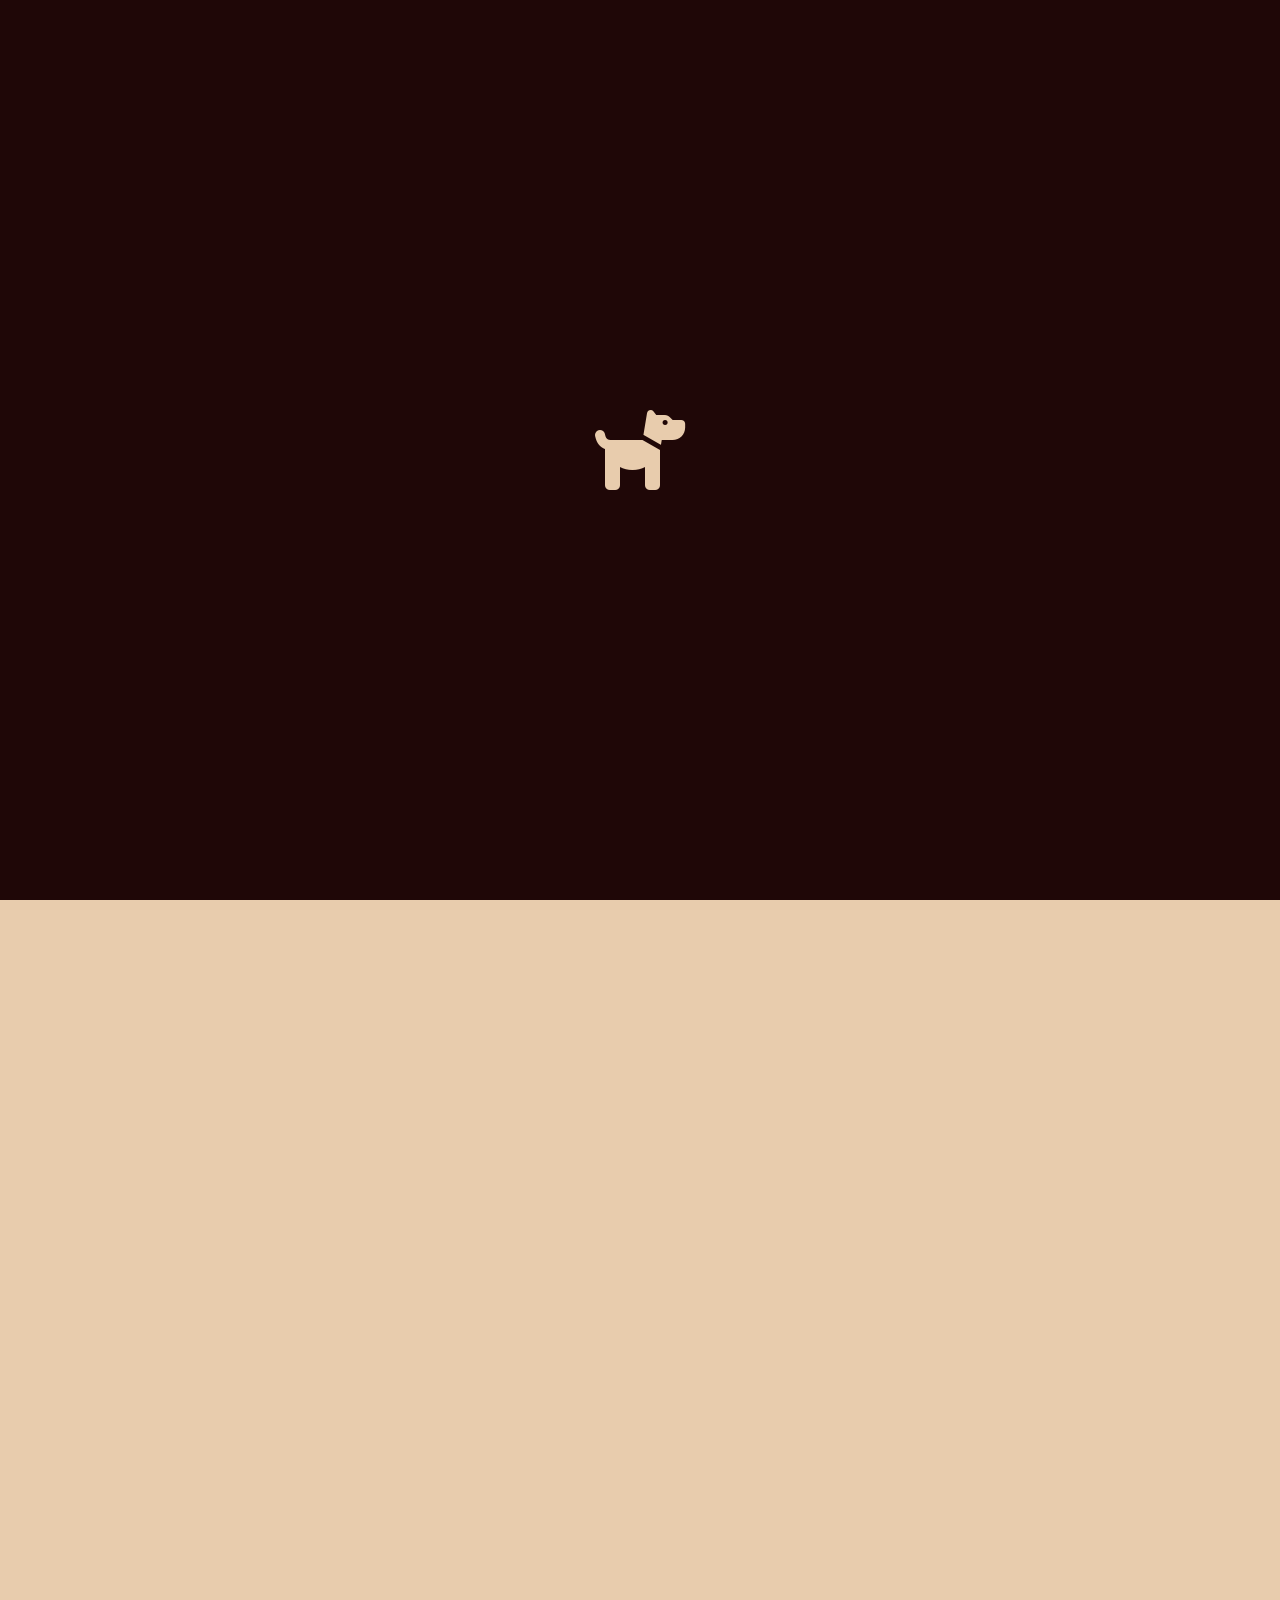
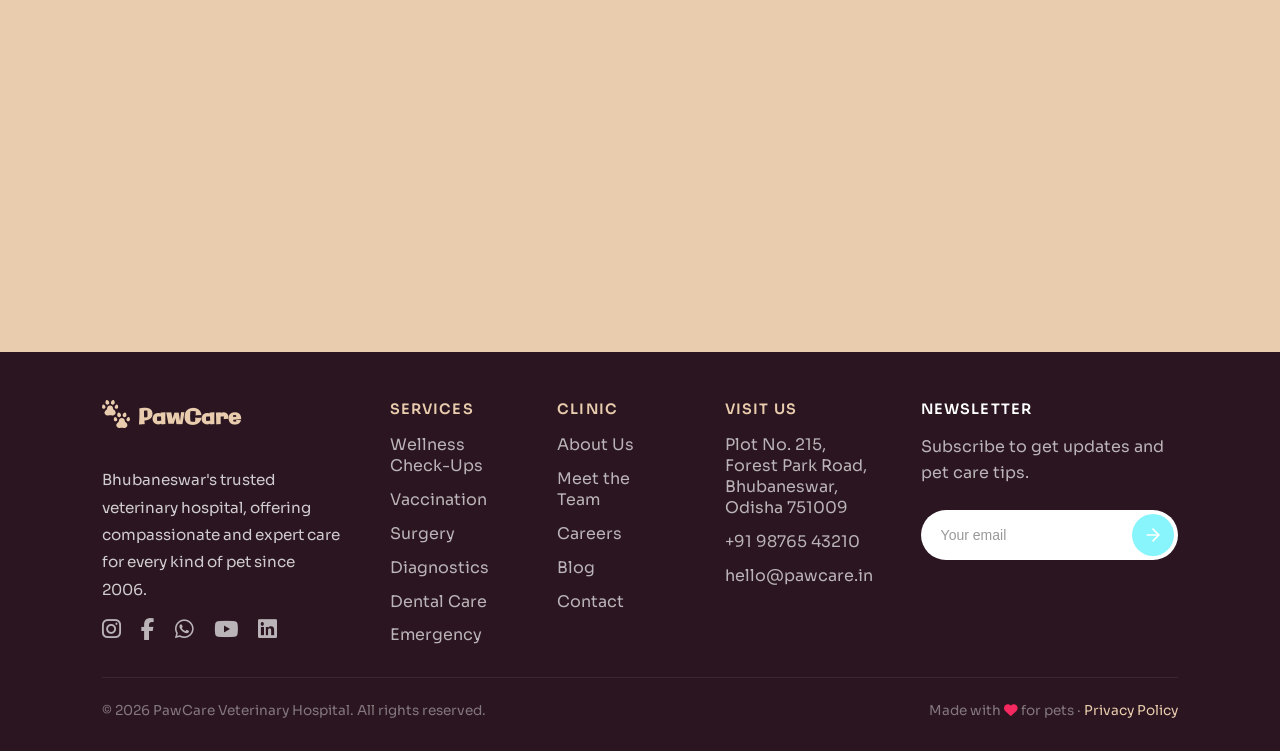
<file: ourvets.html>
<!DOCTYPE html>
<html lang="en">
<head>
    <meta charset="UTF-8">
    <meta name="viewport" content="width=device-width, initial-scale=1.0">
    <title>Our Vets</title>
    
    <link rel="preconnect" href="https://fonts.googleapis.com">
    <link href="https://unpkg.com/aos@2.3.1/dist/aos.css" rel="stylesheet">
    <link rel="preconnect" href="https://fonts.gstatic.com" crossorigin>
    <link href="https://fonts.googleapis.com/css2?family=Calistoga&family=Galindo&family=Sora:wght@100..800&display=swap" rel="stylesheet">
    <link rel="stylesheet" href="https://cdnjs.cloudflare.com/ajax/libs/font-awesome/6.5.1/css/all.min.css">
    <link rel="stylesheet" href="style.css">
    <link rel="stylesheet" href="ourvets.css">
    <link rel="icon" href="./images/pawCareLogo2.png">
</head>

<!-- preloader -->

    <div class="preloader">
       <div class="bird"><i class="fa-solid fa-dove fa-5x fa-beat" style="color: rgb(232, 204, 173)"></i></div>
       <div class="dog"><i class="fa-solid fa-dog fa-5x fa-beat" style="color: rgb(232, 204, 173);"></i></div>
       <div class="cat"><i class="fa-solid fa-cat fa-5x fa-beat" style="color: rgb(232, 204, 173);"></i></div>
    </div>

	<!-- navbar -->

    <header class="navbar">
        <a href="index.html" class="logo">
                 <?xml version="1.0" encoding="iso-8859-1"?>
<!-- Uploaded to: SVG Repo, www.svgrepo.com, Generator: SVG Repo Mixer Tools -->
<svg class="logo-icon" height="40px" width="40px" version="1.1" id="Layer_1" xmlns="http://www.w3.org/2000/svg" xmlns:xlink="http://www.w3.org/1999/xlink" 
	 viewBox="0 0 512 512" xml:space="preserve">
<g>
	<g>
		<path d="M217.592,177.33c-9.281-4.843-15.688-11.31-15.542-21.778c0-29.971-24.296-54.267-54.267-54.267
			s-54.267,24.297-54.267,54.267c0.297,10.065-4.255,17.641-12.911,22.785c-20.12,11.958-35.002,41.52-35.002,51.807
			c0,29.971,24.296,54.267,54.267,54.267c3.697,0,7.307-0.37,10.796-1.074c24.648-4.978,49.649-4.931,74.303,0.015
			c3.467,0.695,7.054,1.061,10.726,1.061c29.971,0,54.268-24.296,54.268-54.267C249.964,213.29,237.001,187.458,217.592,177.33z"/>
	</g>
</g>
<g>
	<g>
		<path d="M209.187,0.451c-18.792-4.414-41.67,24.543-46.084,43.337c-4.415,18.791,7.24,37.605,26.034,42.019
			c18.792,4.414,37.606-7.241,42.02-26.034C235.571,40.981,227.979,4.866,209.187,0.451z"/>
	</g>
</g>
<g>
	<g>
		<path d="M274.937,83.318c-17.01-3.996-37.717,22.216-41.713,39.225c-3.996,17.01,6.555,34.038,23.565,38.034
			c17.01,3.996,34.038-6.555,38.034-23.565C298.819,120.002,291.947,87.313,274.937,83.318z"/>
	</g>
</g>
<g>
	<g>
		<path d="M132.476,43.787c-4.413-18.792-27.291-47.75-46.083-43.336C67.6,4.866,60.008,40.98,64.422,59.772
			c4.414,18.793,23.228,30.449,42.02,26.035C125.234,81.393,136.89,62.58,132.476,43.787z"/>
	</g>
</g>
<g>
	<g>
		<path d="M63.819,122.543c-3.996-17.01-24.702-43.221-41.713-39.225C5.096,87.314-1.775,120.002,2.22,137.013
			c3.996,17.01,21.024,27.56,38.034,23.565C57.265,156.582,67.814,139.554,63.819,122.543z"/>
	</g>
</g>
<g>
	<g>
		<path d="M432.548,404.918c-9.281-4.843-15.688-11.31-15.542-21.778c0-29.971-24.296-54.267-54.267-54.267
			s-54.267,24.296-54.267,54.267c0.297,10.065-4.255,17.641-12.911,22.785c-20.12,11.958-35.002,41.52-35.002,51.807
			c0,29.971,24.296,54.267,54.267,54.267c3.697,0,7.307-0.37,10.796-1.074c24.648-4.978,49.649-4.931,74.303,0.015
			c3.467,0.695,7.054,1.061,10.726,1.061c29.971,0,54.267-24.296,54.267-54.267C464.92,440.878,451.957,415.046,432.548,404.918z"/>
	</g>
</g>
<g>
	<g>
		<path d="M424.143,228.039c-18.792-4.414-41.67,24.543-46.084,43.337c-4.414,18.791,7.242,37.605,26.034,42.019
			c18.792,4.414,37.606-7.241,42.02-26.034C450.527,268.568,442.935,232.453,424.143,228.039z"/>
	</g>
</g>
<g>
	<g>
		<path d="M489.893,310.906c-17.01-3.996-37.717,22.216-41.713,39.225c-3.996,17.009,6.555,34.038,23.565,38.034
			c17.01,3.996,34.038-6.555,38.034-23.565C513.775,347.59,506.903,314.901,489.893,310.906z"/>
	</g>
</g>
<g>
	<g>
		<path d="M347.433,271.374c-4.414-18.792-27.291-47.751-46.084-43.336c-18.792,4.415-26.384,40.53-21.97,59.323
			c4.414,18.792,23.227,30.448,42.02,26.034C340.191,308.979,351.847,290.167,347.433,271.374z"/>
	</g>
</g>
<g>
	<g>
		<path d="M278.775,350.131c-3.996-17.01-24.703-43.221-41.713-39.225c-17.01,3.996-23.882,36.684-19.887,53.694
			c3.995,17.01,21.024,27.56,38.034,23.565C272.221,384.169,282.77,367.141,278.775,350.131z"/>
	</g>
</g>
</svg>
             <div class="logo-text">PawCare</div>

</a>
           
             
        <div class="navright">
            <a href="index.html" class="del"><span><i class="fa-solid fa-paw fa-flip" style="color: rgb(61, 31, 0);"></i></span>Home</a>
            <a href="services.html" class="del"><span><i class="fa-solid fa-paw fa-flip" style="color: rgb(61, 31, 0);"></i></span>Services</a>
            <a href="about.html" class="del"><span><i class="fa-solid fa-paw fa-flip" style="color: rgb(61, 31, 0);"></i></span>About Us</a>
            <a href="ourvets.html" class="del"><span><i class="fa-solid fa-paw fa-flip" style="color: rgb(61, 31, 0);"></i></span>Our Vets</a>
            <a href="contact.html" class="del"><span><i class="fa-solid fa-paw fa-flip" style="color: rgb(61, 31, 0);"></i></span>Contact Us</a>
        </div>

        <div class="hamburger">

            <div class="hamburger-text">
                <div class="close-icon"><i class="fa-solid fa-xmark" style="color: rgb(33, 2, 2);"></i></div>
                <a href="index.html" class="side"><i class="fa-solid fa-paw" style="color: rgb(33, 2, 2);"></i> Home</a>
                <a href="services.html" class="side"><i class="fa-solid fa-paw" style="color: rgb(33, 2, 2);"></i> Services</a>
                <a href="about.html" class="side"><i class="fa-solid fa-paw" style="color: rgb(33, 2, 2);"></i> About Us</a>
                <a href="ourvets.html" class="side"><i class="fa-solid fa-paw" style="color: rgb(33, 2, 2);"></i> Our Vets</a>
                <a href="contact.html" class="side"><i class="fa-solid fa-paw" style="color: rgb(33, 2, 2);"></i> Contact Us</a>
            </div>
            
            <div class="hamburger-icon">
                 <i class="fa-solid fa-bars-staggered fa-2x" style="color: rgb(33, 2, 2);"></i>
            </div>
        </div>


    </header>

<body>
<main>
    <div data-aos="zoom-out" data-aos-duration="1400" class="page-header">Our Vets</div>

    <div class="vets-container">
            
        <div data-aos="fade-up-right" data-aos-duration="1200" class="vet-card" id="saswatee">
            <img src="Images/Veterinary Dentist.png" alt="Dr.Saswatee Mishra">
            <div class="card-content">
                <h2 class="vet-name">Dr. Saswatee Mishra</h2>
                <p class="vet-specialty">Feline Medicine Specialist</p>
                <p class="vet-experience">15 Years Experience</p>
                <p class="vet-intro">Dr. Mishra is incredibly passionate about dog health, specializing in feline internal medicine and behavioral therapy. She believes in creating a low-stress environment for all her dog patients.</p>
            </div>
        </div>

       
            
        <div data-aos="fade-up-left" data-aos-duration="1200" class="vet-card" id="pratik">
           <img src="Images/Veterinary Surgeon.png" alt="Dr.Pratik K Sahoo">
            <div class="card-content">
                <h2 class="vet-name">Dr. Pratik K Sahoo</h2>
                <p class="vet-specialty">Veterinary Surgeon</p>
                <p class="vet-experience">12 Years Experience</p>
                <p class="vet-intro">Dr. Sahoo heads our surgical department, bringing expert precision in both soft tissue and orthopedic surgeries. He is dedicated to ensuring safe procedures and smooth recoveries for every pet.</p>
            </div>
        </div>

        
            
        <div data-aos="fade-up-right" data-aos-duration="1200" class="vet-card" id="pratyus">
            <img src="Images/Exotic Pet Specialist.png" alt="Dr.Pratyus Patnaik">
            <div class="card-content">
                <h2 class="vet-name">Dr. Pratyus Patnaik</h2>
                <p class="vet-specialty">Avian and Exotic Animal Veterinary</p>
                <p class="vet-experience">10 Years Experience</p>
                <p class="vet-intro">From parrots to reptiles, Dr. Patnaik has a gentle touch and extensive knowledge of non-traditional pets. He frequently lectures on exotic animal nutrition and preventative care.</p>
            </div>
        </div>

            
        <div data-aos="fade-up-left" data-aos-duration="1200" class="vet-card" id="suchismita">
            <img src="Images/General Practitioner.png" alt="Dr.Suchismita Singh">
            <div class="card-content">
                <h2 class="vet-name">Dr. Suchismita Singh</h2>
                <p class="vet-specialty">General Practice & Dentistry</p>
                <p class="vet-experience">8 Years Experience</p>
                <p class="vet-intro"> A lifelong cat lover, Dr. Singh focuses on preventative care and comprehensive pet dentistry. She strongly believes that a healthy smile leads to a happier, longer life for your best friend.</p>
            </div>
        </div>
</main>

    

<footer>
        <div class="footer-grid">
            <div class="footer-brand">
                <a href="#" class="footer-logo"><span><?xml version="1.0" encoding="iso-8859-1"?><!-- Uploaded to: SVG Repo, www.svgrepo.com, Generator: SVG Repo Mixer Tools -->
<svg class="paws" height="28px" fill="#e8ccad" width="28px" version="1.1" id="Layer_1" xmlns="http://www.w3.org/2000/svg" xmlns:xlink="http://www.w3.org/1999/xlink" 
	 viewBox="0 0 512 512" xml:space="preserve">
<g>
	<g>
		<path d="M217.592,177.33c-9.281-4.843-15.688-11.31-15.542-21.778c0-29.971-24.296-54.267-54.267-54.267
			s-54.267,24.297-54.267,54.267c0.297,10.065-4.255,17.641-12.911,22.785c-20.12,11.958-35.002,41.52-35.002,51.807
			c0,29.971,24.296,54.267,54.267,54.267c3.697,0,7.307-0.37,10.796-1.074c24.648-4.978,49.649-4.931,74.303,0.015
			c3.467,0.695,7.054,1.061,10.726,1.061c29.971,0,54.268-24.296,54.268-54.267C249.964,213.29,237.001,187.458,217.592,177.33z"/>
	</g>
</g>
<g>
	<g>
		<path d="M209.187,0.451c-18.792-4.414-41.67,24.543-46.084,43.337c-4.415,18.791,7.24,37.605,26.034,42.019
			c18.792,4.414,37.606-7.241,42.02-26.034C235.571,40.981,227.979,4.866,209.187,0.451z"/>
	</g>
</g>
<g>
	<g>
		<path d="M274.937,83.318c-17.01-3.996-37.717,22.216-41.713,39.225c-3.996,17.01,6.555,34.038,23.565,38.034
			c17.01,3.996,34.038-6.555,38.034-23.565C298.819,120.002,291.947,87.313,274.937,83.318z"/>
	</g>
</g>
<g>
	<g>
		<path d="M132.476,43.787c-4.413-18.792-27.291-47.75-46.083-43.336C67.6,4.866,60.008,40.98,64.422,59.772
			c4.414,18.793,23.228,30.449,42.02,26.035C125.234,81.393,136.89,62.58,132.476,43.787z"/>
	</g>
</g>
<g>
	<g>
		<path d="M63.819,122.543c-3.996-17.01-24.702-43.221-41.713-39.225C5.096,87.314-1.775,120.002,2.22,137.013
			c3.996,17.01,21.024,27.56,38.034,23.565C57.265,156.582,67.814,139.554,63.819,122.543z"/>
	</g>
</g>
<g>
	<g>
		<path d="M432.548,404.918c-9.281-4.843-15.688-11.31-15.542-21.778c0-29.971-24.296-54.267-54.267-54.267
			s-54.267,24.296-54.267,54.267c0.297,10.065-4.255,17.641-12.911,22.785c-20.12,11.958-35.002,41.52-35.002,51.807
			c0,29.971,24.296,54.267,54.267,54.267c3.697,0,7.307-0.37,10.796-1.074c24.648-4.978,49.649-4.931,74.303,0.015
			c3.467,0.695,7.054,1.061,10.726,1.061c29.971,0,54.267-24.296,54.267-54.267C464.92,440.878,451.957,415.046,432.548,404.918z"/>
	</g>
</g>
<g>
	<g>
		<path d="M424.143,228.039c-18.792-4.414-41.67,24.543-46.084,43.337c-4.414,18.791,7.242,37.605,26.034,42.019
			c18.792,4.414,37.606-7.241,42.02-26.034C450.527,268.568,442.935,232.453,424.143,228.039z"/>
	</g>
</g>
<g>
	<g>
		<path d="M489.893,310.906c-17.01-3.996-37.717,22.216-41.713,39.225c-3.996,17.009,6.555,34.038,23.565,38.034
			c17.01,3.996,34.038-6.555,38.034-23.565C513.775,347.59,506.903,314.901,489.893,310.906z"/>
	</g>
</g>
<g>
	<g>
		<path d="M347.433,271.374c-4.414-18.792-27.291-47.751-46.084-43.336c-18.792,4.415-26.384,40.53-21.97,59.323
			c4.414,18.792,23.227,30.448,42.02,26.034C340.191,308.979,351.847,290.167,347.433,271.374z"/>
	</g>
</g>
<g>
	<g>
		<path d="M278.775,350.131c-3.996-17.01-24.703-43.221-41.713-39.225c-17.01,3.996-23.882,36.684-19.887,53.694
			c3.995,17.01,21.024,27.56,38.034,23.565C272.221,384.169,282.77,367.141,278.775,350.131z"/>
	</g>
</g>
</svg></span><span style="color: #e8ccad;">PawCare</span></a>

                <p>
                    Bhubaneswar's trusted veterinary hospital,
                    offering compassionate and expert care
                    for every kind of pet since 2006.
                </p>

                <div class="footer-social">
                    <a href="#" aria-label="Instagram">
                        <i class="fa-brands fa-instagram"></i>
                    </a>

                    <a href="#" aria-label="Facebook">
                        <i class="fa-brands fa-facebook-f"></i>
                    </a>

                    <a href="#" aria-label="WhatsApp">
                        <i class="fa-brands fa-whatsapp"></i>
                    </a>

                    <a href="#" aria-label="YouTube">
                        <i class="fa-brands fa-youtube"></i>
                    </a>

                    <a href="#" aria-label="LinkedIn">
                        <i class="fa-brands fa-linkedin"></i>
                    </a>
                </div>
            </div>
            <div class="footer-col">
                <h4>Services</h4>
                <ul>
                    <li><a href="services.html#wellness">Wellness Check-Ups</a></li>
                    <li><a href="services.html#vaccination">Vaccination</a></li>
                    <li><a href="services.html#surgery">Surgery</a></li>
                    <li><a href="services.html#diagnostics">Diagnostics</a></li>
                    <li><a href="services.html#dental">Dental Care</a></li>
                    <li><a href="services.html#emergency">Emergency</a></li>
                </ul>
            </div>
            <div class="footer-col">
                <h4>Clinic</h4>
                <ul>
                    <li><a href="about.html">About Us</a></li>
                    <li><a href="#">Meet the Team</a></li>
                    <li><a href="#">Careers</a></li>
                    <li><a href="#">Blog</a></li>
                    <li><a href="contact.html">Contact</a></li>
                </ul>
            </div>
            <div class="footer-col">
                <h4>Visit Us</h4>
                <ul>
                    <li><a href="#">Plot No. 215, Forest Park Road, Bhubaneswar, Odisha 751009</a></li>
                    <li><a href="tel:+919876543210">+91 98765 43210</a></li>
                    <li><a href="mailto:hello@pawcare.in">hello@pawcare.in</a></li>
                </ul>
            </div>
            <div class="footer-newsletter">
                <h4>NEWSLETTER</h4>
                <p class="newsletter-desc">Subscribe to get updates and<br>pet care tips.</p>
  
                <form class="newsletter-form" action="#" method="POST">
                    <input type="email" class="newsletter-input" placeholder="Your email" required>
                    <button type="submit" class="newsletter-btn" aria-label="Subscribe">
                        <svg width="20" height="20" viewBox="0 0 24 24" fill="none" stroke="currentColor" stroke-width="2" stroke-linecap="round" stroke-linejoin="round">
                            <line x1="5" y1="12" x2="19" y2="12"></line>
                            <polyline points="12 5 19 12 12 19"></polyline>
                        </svg>
                    </button>
                </form>
            </div>
        </div>
        <div class="footer-bottom">
            <span>© 2026 PawCare Veterinary Hospital. All rights reserved.</span>
            <span>Made with <i class="fa-solid fa-heart fa-beat" style="color: rgb(245, 41, 95);"></i> for pets · <a href="#">Privacy Policy</a></span>
        </div>
    </footer>
    <script src="https://unpkg.com/aos@2.3.1/dist/aos.js"></script>
    
    <script src="ourvets.js"></script>

</body>
</html>
</file>
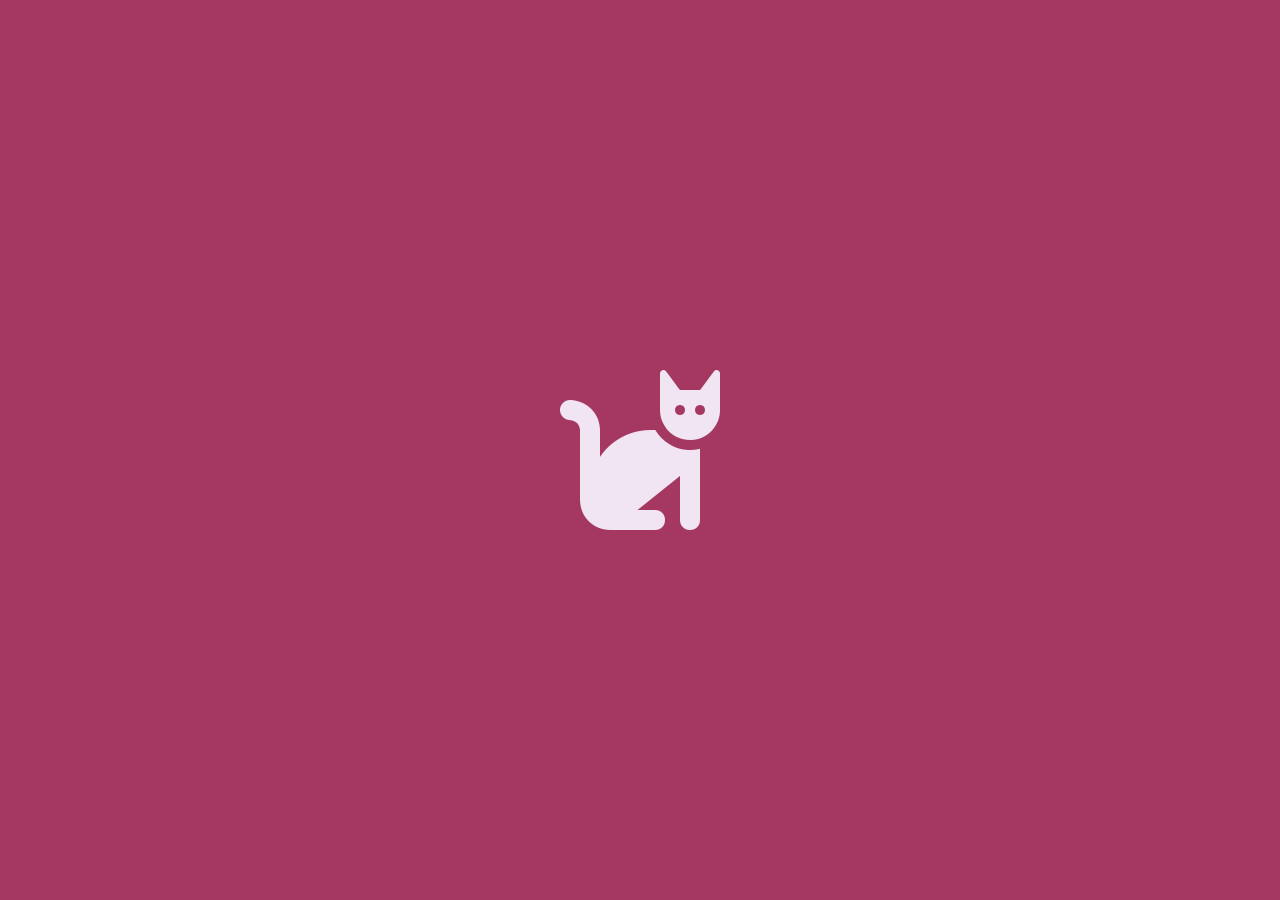
<file: preloader.html>
<!DOCTYPE html>
<html lang="en">
<head>
    <meta charset="UTF-8">
    <meta name="viewport" content="width=device-width, initial-scale=1.0">
    ,
    <link rel="stylesheet" href="preloader.css">
    <link rel="preconnect" href="https://cdnjs.cloudflare.com" crossorigin>
    <link rel="stylesheet" href="https://cdnjs.cloudflare.com/ajax/libs/font-awesome/6.5.1/css/all.min.css" integrity="sha512-DTOQO9RWCH3ppGqcWaEA1BIZOC6xxalwEsw9c2QQeAIftl+Vegovlnee1c9QX4TctnWMn13TZye+giMm8e2LwA==" crossorigin="anonymous" referrerpolicy="no-referrer" />
    <title>Preloader</title>
</head>
<body>
    <div class="preloader">
       <div class="bird"><i class="fa-solid fa-dove fa-10x fa-beat" style="color: rgb(241, 228, 243)"></i></div>
       <div class="dog"><i class="fa-solid fa-dog fa-10x fa-beat" style="color: rgb(241, 228, 243);"></i></div>
       <div class="cat"><i class="fa-solid fa-cat fa-10x fa-beat" style="color: rgb(241, 228, 243);"></i></div>
    </div>
    

    <script src="preloader.js"></script>
</body>
</html>
</file>
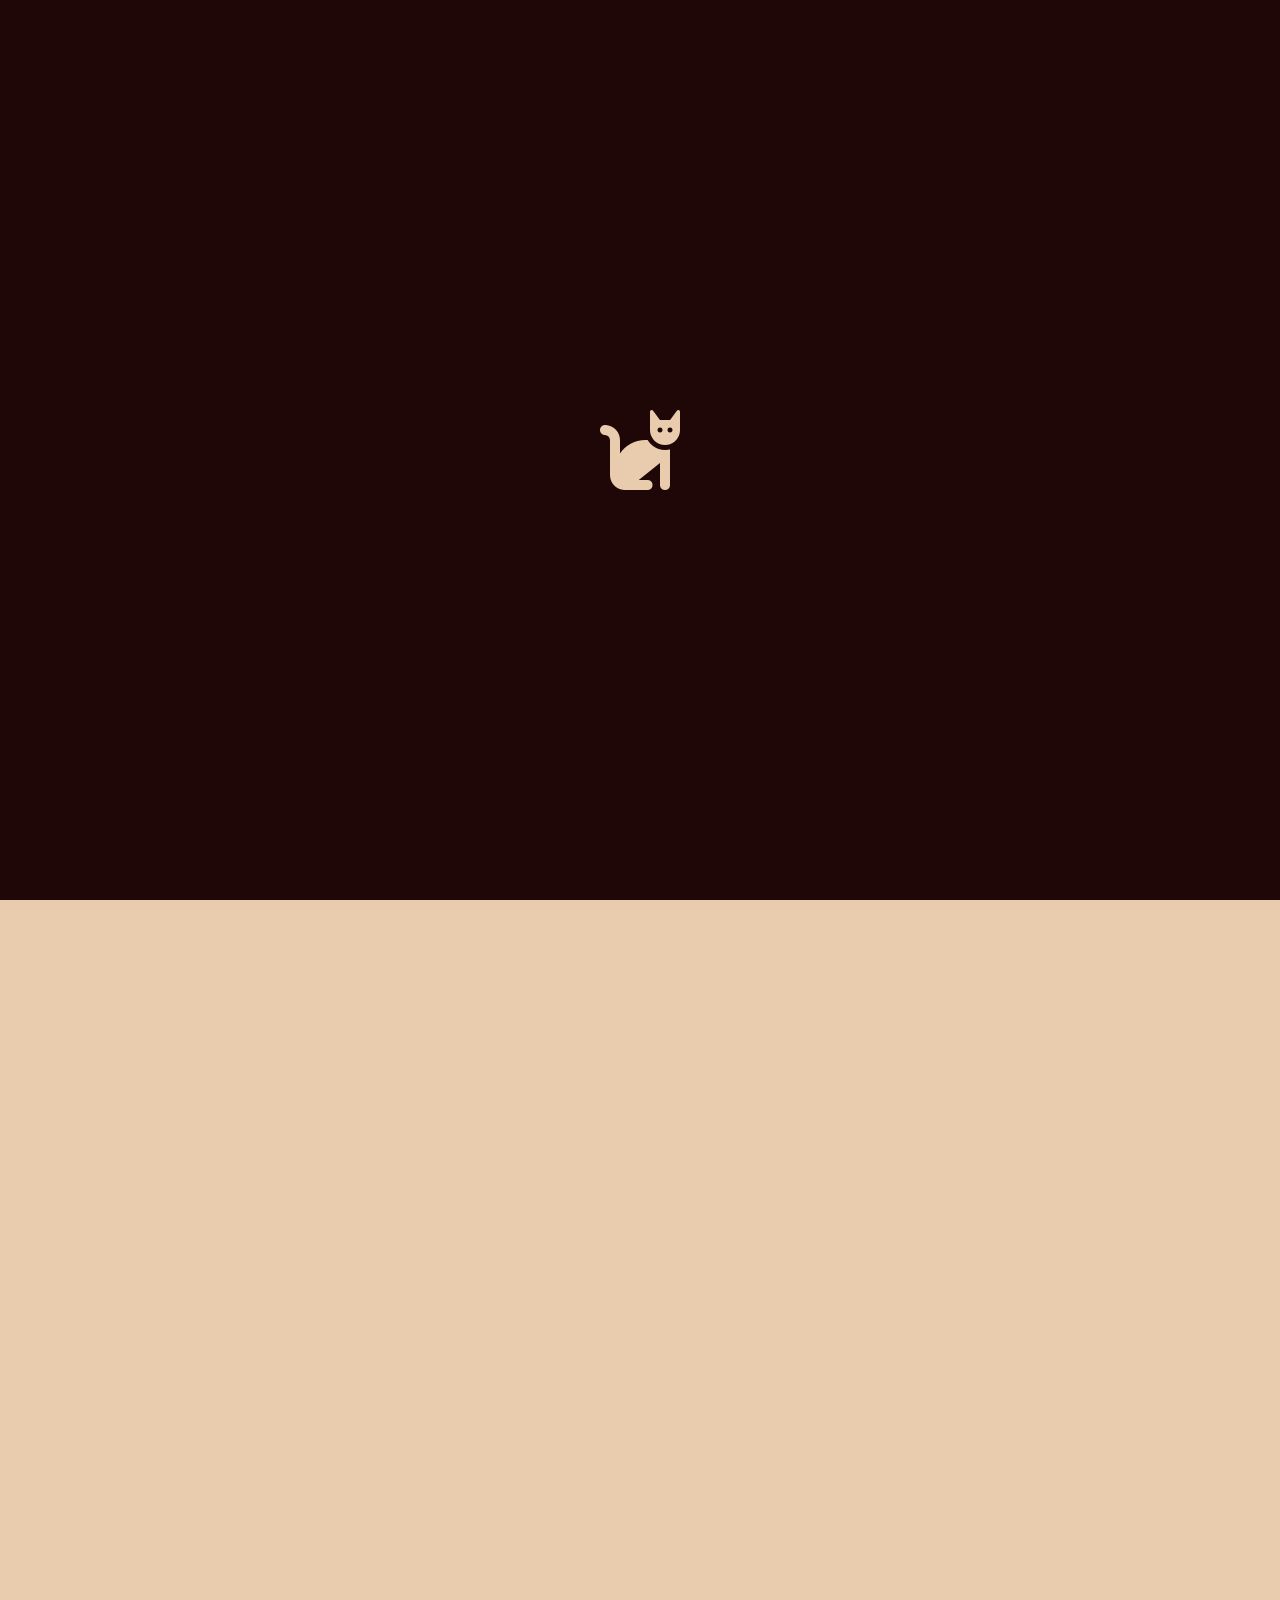
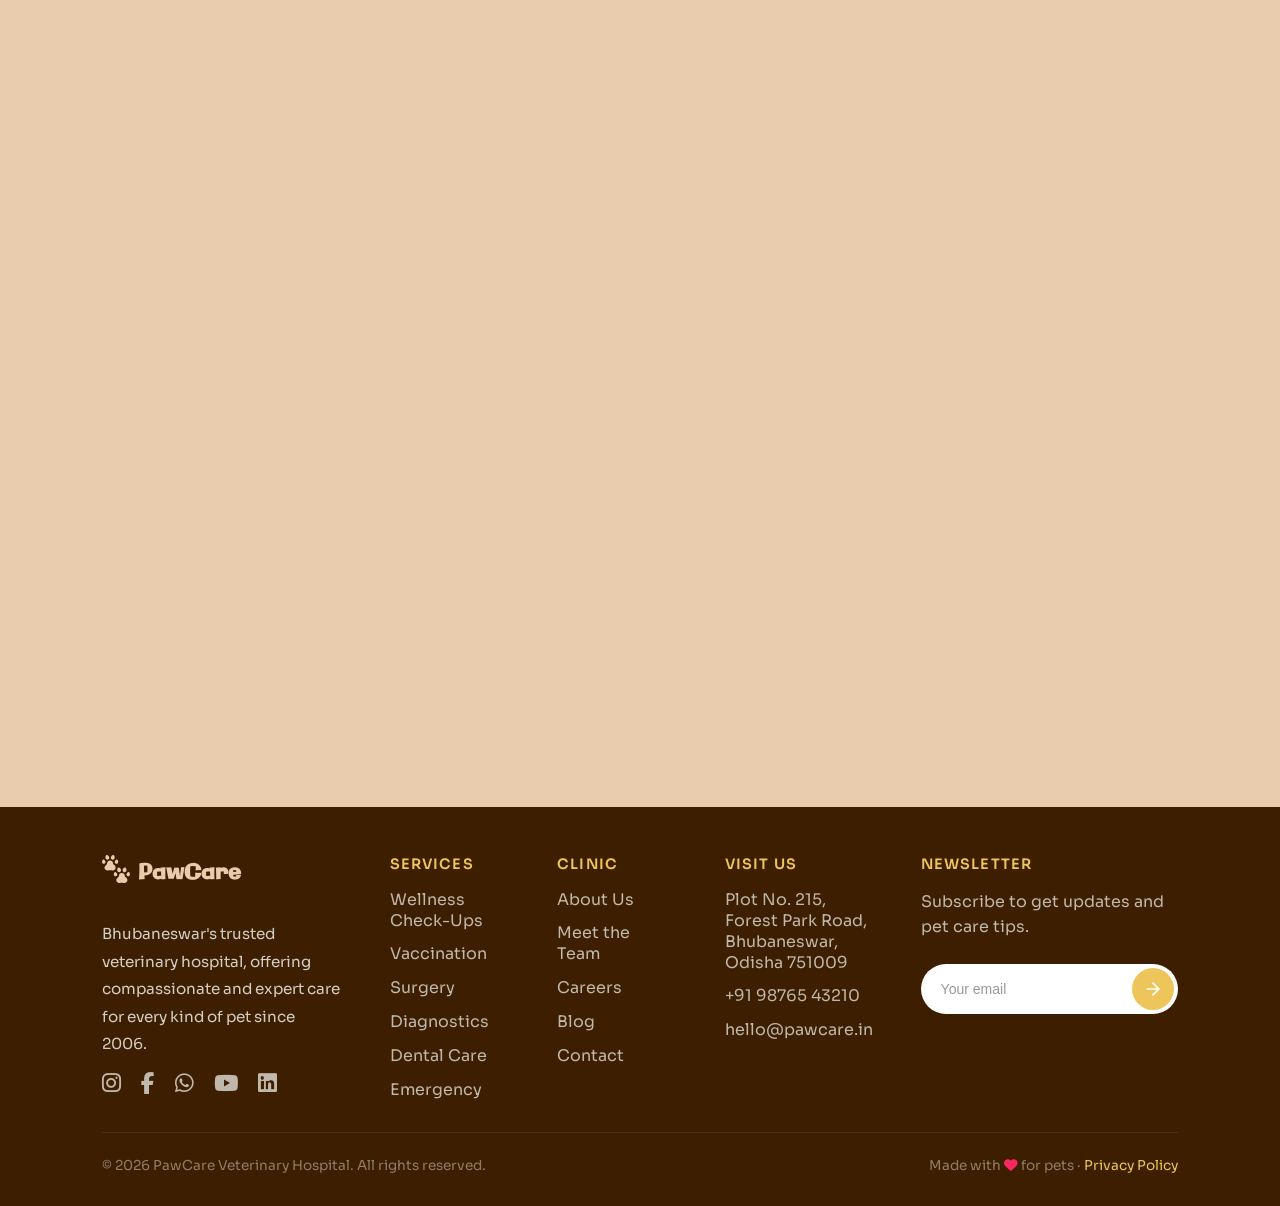
<file: services.html>
<!DOCTYPE html>
<html lang="en">
<head>
  <meta charset="UTF-8">
  <meta name="viewport" content="width=device-width, initial-scale=1.0">
  <title>Services</title>
  
  <link rel="preconnect" href="https://fonts.googleapis.com">
  <link rel="preconnect" href="https://fonts.gstatic.com" crossorigin>
  <link href="https://fonts.googleapis.com/css2?family=Calistoga&family=Galindo&family=Sora:wght@100..800&display=swap" rel="stylesheet">
  <link rel="stylesheet" href="https://cdnjs.cloudflare.com/ajax/libs/font-awesome/6.5.1/css/all.min.css">
  <link href="https://unpkg.com/aos@2.3.1/dist/aos.css" rel="stylesheet">
  <link rel="stylesheet" href="services.css">
  <link rel="stylesheet" href="./style.css">
  <link rel="icon" href="./images/pawCareLogo2.png">
</head>
<body> 

  <!-- preloader -->
  <div class="preloader">
      <div class="bird"><i class="fa-solid fa-dove fa-5x fa-beat" style="color: rgb(232, 204, 173)"></i></div>
      <div class="dog"><i class="fa-solid fa-dog fa-5x fa-beat" style="color: rgb(232, 204, 173);"></i></div>
      <div class="cat"><i class="fa-solid fa-cat fa-5x fa-beat" style="color: rgb(232, 204, 173);"></i></div>
  </div>
	<!-- navbar -->

    <header class="navbar">
        <a href="index.html" class="logo">
                 <?xml version="1.0" encoding="iso-8859-1"?>
<svg class="logo-icon" height="40px" width="40px" version="1.1" id="Layer_1" xmlns="http://www.w3.org/2000/svg" xmlns:xlink="http://www.w3.org/1999/xlink" 
	 viewBox="0 0 512 512" xml:space="preserve">
<g>
	<g>
		<path d="M217.592,177.33c-9.281-4.843-15.688-11.31-15.542-21.778c0-29.971-24.296-54.267-54.267-54.267
			s-54.267,24.297-54.267,54.267c0.297,10.065-4.255,17.641-12.911,22.785c-20.12,11.958-35.002,41.52-35.002,51.807
			c0,29.971,24.296,54.267,54.267,54.267c3.697,0,7.307-0.37,10.796-1.074c24.648-4.978,49.649-4.931,74.303,0.015
			c3.467,0.695,7.054,1.061,10.726,1.061c29.971,0,54.268-24.296,54.268-54.267C249.964,213.29,237.001,187.458,217.592,177.33z"/>
	</g>
</g>
<g>
	<g>
		<path d="M209.187,0.451c-18.792-4.414-41.67,24.543-46.084,43.337c-4.415,18.791,7.24,37.605,26.034,42.019
			c18.792,4.414,37.606-7.241,42.02-26.034C235.571,40.981,227.979,4.866,209.187,0.451z"/>
	</g>
</g>
<g>
	<g>
		<path d="M274.937,83.318c-17.01-3.996-37.717,22.216-41.713,39.225c-3.996,17.01,6.555,34.038,23.565,38.034
			c17.01,3.996,34.038-6.555,38.034-23.565C298.819,120.002,291.947,87.313,274.937,83.318z"/>
	</g>
</g>
<g>
	<g>
		<path d="M132.476,43.787c-4.413-18.792-27.291-47.75-46.083-43.336C67.6,4.866,60.008,40.98,64.422,59.772
			c4.414,18.793,23.228,30.449,42.02,26.035C125.234,81.393,136.89,62.58,132.476,43.787z"/>
	</g>
</g>
<g>
	<g>
		<path d="M63.819,122.543c-3.996-17.01-24.702-43.221-41.713-39.225C5.096,87.314-1.775,120.002,2.22,137.013
			c3.996,17.01,21.024,27.56,38.034,23.565C57.265,156.582,67.814,139.554,63.819,122.543z"/>
	</g>
</g>
<g>
	<g>
		<path d="M432.548,404.918c-9.281-4.843-15.688-11.31-15.542-21.778c0-29.971-24.296-54.267-54.267-54.267
			s-54.267,24.296-54.267,54.267c0.297,10.065-4.255,17.641-12.911,22.785c-20.12,11.958-35.002,41.52-35.002,51.807
			c0,29.971,24.296,54.267,54.267,54.267c3.697,0,7.307-0.37,10.796-1.074c24.648-4.978,49.649-4.931,74.303,0.015
			c3.467,0.695,7.054,1.061,10.726,1.061c29.971,0,54.267-24.296,54.267-54.267C464.92,440.878,451.957,415.046,432.548,404.918z"/>
	</g>
</g>
<g>
	<g>
		<path d="M424.143,228.039c-18.792-4.414-41.67,24.543-46.084,43.337c-4.414,18.791,7.242,37.605,26.034,42.019
			c18.792,4.414,37.606-7.241,42.02-26.034C450.527,268.568,442.935,232.453,424.143,228.039z"/>
	</g>
</g>
<g>
	<g>
		<path d="M489.893,310.906c-17.01-3.996-37.717,22.216-41.713,39.225c-3.996,17.009,6.555,34.038,23.565,38.034
			c17.01,3.996,34.038-6.555,38.034-23.565C513.775,347.59,506.903,314.901,489.893,310.906z"/>
	</g>
</g>
<g>
	<g>
		<path d="M347.433,271.374c-4.414-18.792-27.291-47.751-46.084-43.336c-18.792,4.415-26.384,40.53-21.97,59.323
			c4.414,18.792,23.227,30.448,42.02,26.034C340.191,308.979,351.847,290.167,347.433,271.374z"/>
	</g>
</g>
<g>
	<g>
		<path d="M278.775,350.131c-3.996-17.01-24.703-43.221-41.713-39.225c-17.01,3.996-23.882,36.684-19.887,53.694
			c3.995,17.01,21.024,27.56,38.034,23.565C272.221,384.169,282.77,367.141,278.775,350.131z"/>
	</g>
</g>
</svg>
             <div class="logo-text">PawCare</div>

</a>
           
             
        <div class="navright">
            <a href="index.html" class="del"><span><i class="fa-solid fa-paw fa-flip" style="color: rgb(61, 31, 0);"></i></span>Home</a>
            <a href="services.html" class="del"><span><i class="fa-solid fa-paw fa-flip" style="color: rgb(61, 31, 0);"></i></span>Services</a>
            <a href="about.html" class="del"><span><i class="fa-solid fa-paw fa-flip" style="color: rgb(61, 31, 0);"></i></span>About Us</a>
            <a href="ourvets.html" class="del"><span><i class="fa-solid fa-paw fa-flip" style="color: rgb(61, 31, 0);"></i></span>Our Vets</a>
            <a href="contact.html" class="del"><span><i class="fa-solid fa-paw fa-flip" style="color: rgb(61, 31, 0);"></i></span>Contact Us</a>
        </div>

        <div class="hamburger">

            <div class="hamburger-text">
                <div class="close-icon"><i class="fa-solid fa-xmark" style="color: rgb(33, 2, 2);"></i></div>
                <a href="index.html" class="side"><i class="fa-solid fa-paw" style="color: rgb(33, 2, 2);"></i> Home</a>
                <a href="services.html" class="side"><i class="fa-solid fa-paw" style="color: rgb(33, 2, 2);"></i> Services</a>
                <a href="about.html" class="side"><i class="fa-solid fa-paw" style="color: rgb(33, 2, 2);"></i> About Us</a>
                <a href="ourvets.html" class="side"><i class="fa-solid fa-paw" style="color: rgb(33, 2, 2);"></i> Our Vets</a>
                <a href="contact.html" class="side"><i class="fa-solid fa-paw" style="color: rgb(33, 2, 2);"></i> Contact Us</a>
            </div>
            
            <div class="hamburger-icon">
                 <i class="fa-solid fa-bars-staggered fa-2x" style="color: rgb(33, 2, 2);"></i>
            </div>
        </div>


    </header>

<body>

  <section class="services-page">
    <div class="services-container">
      <h2 data-aos="zoom-out" data-aos-duration="1400" class="services-title">Services</h2>

      <div data-aos="fade-up-left" data-aos-duration="1400" id="wellness" class="service-row">
        <div class="service-image">
          <img src="Images/wellness.png" alt="Veterinarian examining a dog">
        </div>
        <div class="service-content">
          <h3>Wellness Check-Ups</h3>
          <p>At PawCare Veterinary Hospital, our routine wellness check-ups form the foundation of your pet's lifelong health and happiness. Our team of expert doctors meticulously examines your furry family members from nose to tail during these visits. We believe every tail-wag and purr matters, so we use these comprehensive exams to ensure your pet is thriving at every life stage. These check-ups allow us to catch potential health issues early, utilizing the modern resources of our state-of-the-art facilities. With infinite patience and love, we make these routine visits a stress-free and highly positive experience for your beloved companions.</p>
        </div>
      </div>

      <div data-aos="fade-up-right" data-aos-duration="1400" id="vaccination" class="service-row">
        <div class="service-image">
          <img src="Images/vaccination.png" alt="Pet receiving vaccination">
        </div>
        <div class="service-content">
          <h3>Vaccination</h3>
          <p>PawCare provides essential vaccination services to protect your pet against common, severe, and preventable diseases. Drawing on our experience of treating over 1,500 pets, we carefully tailor vaccination schedules to meet the specific needs of your companion. Our preventive care protocols are administered with professional expertise to keep your pet's immune system robust and strong. We view vaccinations as a critical step in nurturing the joyful, healthy bond between you and your furry family member. You can consistently trust our compassionate staff across our 10+ centers to safely and gently administer these life-saving immunizations.</p>
        </div>
      </div>

      <div data-aos="fade-up-left" data-aos-duration="1400" id="surgery" class="service-row">
        <div class="service-image">
          <img src="Images/surgery.png" alt="Veterinary surgery room">
        </div>
        <div class="service-content">
          <h3>Surgery</h3>
          <p>When your pet requires specialized surgery, our state-of-the-art care centers in Bhubaneswar are fully equipped to provide the highest standard of medical care. Our surgical team, part of our network of over 50 expert doctors, brings extensive professional expertise to the operating table. We treat your beloved companions exactly how you would, prioritizing their absolute safety, comfort, and swift recovery during every procedure. From routine spays and neuters to complex operations, we utilize advanced medical practices to ensure the most successful outcomes. Post-surgery, we deliver compassionate aftercare to gently support your pet as they heal and return to their happy, active selves.</p>
        </div>
      </div>

      <div data-aos="fade-up-right" data-aos-duration="1400" id="diagnostics" class="service-row">
        <div class="service-image">
          <img src="Images/diagnosis.png" alt="Veterinary diagnostics equipment">
        </div>
        <div class="service-content">
          <h3>Diagnostics</h3>
          <p>PawCare offers advanced diagnostic services to swiftly and accurately uncover any underlying health issues your pet may face. Equipped with modern technology across our 10+ care centers, we can quickly analyze symptoms to provide expert medical answers. Our rigorous diagnostic process ensures that we understand exactly what your pet needs to receive the most effective and personalized treatment. By identifying problems early through careful testing, we minimize your pet's discomfort and rapidly accelerate their path to wellness. Our 50+ doctors rely on these precise diagnostic tools to deliver the targeted, professional care that Bhubaneswar has trusted since 2006.</p>
        </div>
      </div>

      <div data-aos="fade-up-left" data-aos-duration="1400" id="dental" class="service-row">
        <div class="service-image">
          <img src="Images/dental.png" alt="Pet dental cleaning">
        </div>
        <div class="service-content">
          <h3>Dental Care</h3>
          <p>As part of our comprehensive range of services, PawCare delivers thorough dental care to keep your pet's teeth and gums perfectly healthy. We understand that excellent oral health is deeply connected to your pet's overall wellness, comfort, and longevity. Our expert doctors perform routine cleanings, thorough examinations, and necessary dental treatments with infinite patience and gentleness. By actively preventing painful dental disease, we ensure that every meal is enjoyable and every purr or tail-wag is completely pain-free. Trust our professional team to maintain your furry family member's bright smile, further enhancing the joyful bond you share.</p>
        </div>
      </div>

      <div data-aos="fade-up-right" data-aos-duration="1400" id="emergency" class="service-row">
        <div class="service-image">
          <img src="Images/emergency.png" alt="Emergency veterinary care">
        </div>
        <div class="service-content">
          <h3>Emergency</h3>
          <p>When the unexpected happens, PawCare's emergency care team is ready to step in with immediate, life-saving medical interventions. Our state-of-the-art facilities are fully equipped to handle critical situations with the extreme urgency and advanced care they require. During highly stressful times, our compassionate staff treats your pet with the exact same love and dedication that you would. Leveraging the collective expertise of our 50+ doctors, we work tirelessly to stabilize and treat your pet in their moment of greatest need. As Bhubaneswar's trusted partner in pet wellness, we are always here to fiercely protect and support your furry family members whenever emergencies arise.</p>
        </div>
      </div>

    </div>
  </section>

  <script src="https://unpkg.com/aos@2.3.1/dist/aos.js"></script>
    <script src="services.js"></script>
</body>
</html>

     <!--footer-->
     <footer>
        <div class="footer-grid">
            <div class="footer-brand">
                <a href="#" class="footer-logo"><span><?xml version="1.0" encoding="iso-8859-1"?><!-- Uploaded to: SVG Repo, www.svgrepo.com, Generator: SVG Repo Mixer Tools -->
<svg class="paws" height="28px" fill="#e8ccad" width="28px" version="1.1" id="Layer_1" xmlns="http://www.w3.org/2000/svg" xmlns:xlink="http://www.w3.org/1999/xlink" 
	 viewBox="0 0 512 512" xml:space="preserve">
<g>
	<g>
		<path d="M217.592,177.33c-9.281-4.843-15.688-11.31-15.542-21.778c0-29.971-24.296-54.267-54.267-54.267
			s-54.267,24.297-54.267,54.267c0.297,10.065-4.255,17.641-12.911,22.785c-20.12,11.958-35.002,41.52-35.002,51.807
			c0,29.971,24.296,54.267,54.267,54.267c3.697,0,7.307-0.37,10.796-1.074c24.648-4.978,49.649-4.931,74.303,0.015
			c3.467,0.695,7.054,1.061,10.726,1.061c29.971,0,54.268-24.296,54.268-54.267C249.964,213.29,237.001,187.458,217.592,177.33z"/>
	</g>
</g>
<g>
	<g>
		<path d="M209.187,0.451c-18.792-4.414-41.67,24.543-46.084,43.337c-4.415,18.791,7.24,37.605,26.034,42.019
			c18.792,4.414,37.606-7.241,42.02-26.034C235.571,40.981,227.979,4.866,209.187,0.451z"/>
	</g>
</g>
<g>
	<g>
		<path d="M274.937,83.318c-17.01-3.996-37.717,22.216-41.713,39.225c-3.996,17.01,6.555,34.038,23.565,38.034
			c17.01,3.996,34.038-6.555,38.034-23.565C298.819,120.002,291.947,87.313,274.937,83.318z"/>
	</g>
</g>
<g>
	<g>
		<path d="M132.476,43.787c-4.413-18.792-27.291-47.75-46.083-43.336C67.6,4.866,60.008,40.98,64.422,59.772
			c4.414,18.793,23.228,30.449,42.02,26.035C125.234,81.393,136.89,62.58,132.476,43.787z"/>
	</g>
</g>
<g>
	<g>
		<path d="M63.819,122.543c-3.996-17.01-24.702-43.221-41.713-39.225C5.096,87.314-1.775,120.002,2.22,137.013
			c3.996,17.01,21.024,27.56,38.034,23.565C57.265,156.582,67.814,139.554,63.819,122.543z"/>
	</g>
</g>
<g>
	<g>
		<path d="M432.548,404.918c-9.281-4.843-15.688-11.31-15.542-21.778c0-29.971-24.296-54.267-54.267-54.267
			s-54.267,24.296-54.267,54.267c0.297,10.065-4.255,17.641-12.911,22.785c-20.12,11.958-35.002,41.52-35.002,51.807
			c0,29.971,24.296,54.267,54.267,54.267c3.697,0,7.307-0.37,10.796-1.074c24.648-4.978,49.649-4.931,74.303,0.015
			c3.467,0.695,7.054,1.061,10.726,1.061c29.971,0,54.267-24.296,54.267-54.267C464.92,440.878,451.957,415.046,432.548,404.918z"/>
	</g>
</g>
<g>
	<g>
		<path d="M424.143,228.039c-18.792-4.414-41.67,24.543-46.084,43.337c-4.414,18.791,7.242,37.605,26.034,42.019
			c18.792,4.414,37.606-7.241,42.02-26.034C450.527,268.568,442.935,232.453,424.143,228.039z"/>
	</g>
</g>
<g>
	<g>
		<path d="M489.893,310.906c-17.01-3.996-37.717,22.216-41.713,39.225c-3.996,17.009,6.555,34.038,23.565,38.034
			c17.01,3.996,34.038-6.555,38.034-23.565C513.775,347.59,506.903,314.901,489.893,310.906z"/>
	</g>
</g>
<g>
	<g>
		<path d="M347.433,271.374c-4.414-18.792-27.291-47.751-46.084-43.336c-18.792,4.415-26.384,40.53-21.97,59.323
			c4.414,18.792,23.227,30.448,42.02,26.034C340.191,308.979,351.847,290.167,347.433,271.374z"/>
	</g>
</g>
<g>
	<g>
		<path d="M278.775,350.131c-3.996-17.01-24.703-43.221-41.713-39.225c-17.01,3.996-23.882,36.684-19.887,53.694
			c3.995,17.01,21.024,27.56,38.034,23.565C272.221,384.169,282.77,367.141,278.775,350.131z"/>
	</g>
</g>
</svg></span><span style="color: #e8ccad;">PawCare</span></a>

                <p>
                    Bhubaneswar's trusted veterinary hospital,
                    offering compassionate and expert care
                    for every kind of pet since 2006.
                </p>

                <div class="footer-social">
                    <a href="#" aria-label="Instagram">
                        <i class="fa-brands fa-instagram"></i>
                    </a>

                    <a href="#" aria-label="Facebook">
                        <i class="fa-brands fa-facebook-f"></i>
                    </a>

                    <a href="#" aria-label="WhatsApp">
                        <i class="fa-brands fa-whatsapp"></i>
                    </a>

                    <a href="#" aria-label="YouTube">
                        <i class="fa-brands fa-youtube"></i>
                    </a>

                    <a href="#" aria-label="LinkedIn">
                        <i class="fa-brands fa-linkedin"></i>
                    </a>
                </div>
            </div>
            <div class="footer-col">
                <h4>Services</h4>
                <ul>
                    <li><a href="services.html#wellness">Wellness Check-Ups</a></li>
                    <li><a href="services.html#vaccination">Vaccination</a></li>
                    <li><a href="services.html#surgery">Surgery</a></li>
                    <li><a href="services.html#diagnostics">Diagnostics</a></li>
                    <li><a href="services.html#dental">Dental Care</a></li>
                    <li><a href="services.html#emergency">Emergency</a></li>
                </ul>
            </div>
            <div class="footer-col">
                <h4>Clinic</h4>
                <ul>
                    <li><a href="about.html">About Us</a></li>
                    <li><a href="#">Meet the Team</a></li>
                    <li><a href="#">Careers</a></li>
                    <li><a href="#">Blog</a></li>
                    <li><a href="contact.html">Contact</a></li>
                </ul>
            </div>
            <div class="footer-col">
                <h4>Visit Us</h4>
                <ul>
                    <li><a href="#">Plot No. 215, Forest Park Road, Bhubaneswar, Odisha 751009</a></li>
                    <li><a href="tel:+919876543210">+91 98765 43210</a></li>
                    <li><a href="mailto:hello@pawcare.in">hello@pawcare.in</a></li>
                </ul>
            </div>
            <div class="footer-newsletter">
                <h4>NEWSLETTER</h4>
                <p class="newsletter-desc">Subscribe to get updates and<br>pet care tips.</p>
  
                <form class="newsletter-form" action="#" method="POST">
                    <input type="email" class="newsletter-input" placeholder="Your email" required>
                    <button type="submit" class="newsletter-btn" aria-label="Subscribe">
                        <svg width="20" height="20" viewBox="0 0 24 24" fill="none" stroke="currentColor" stroke-width="2" stroke-linecap="round" stroke-linejoin="round">
                            <line x1="5" y1="12" x2="19" y2="12"></line>
                            <polyline points="12 5 19 12 12 19"></polyline>
                        </svg>
                    </button>
                </form>
            </div>
        </div>
        <div class="footer-bottom">
            <span>© 2026 PawCare Veterinary Hospital. All rights reserved.</span>
            <span>Made with <i class="fa-solid fa-heart fa-beat" style="color: rgb(245, 41, 95);"></i> for pets · <a href="#">Privacy Policy</a></span>
        </div>
    </footer>
    <script src="https://unpkg.com/aos@2.3.1/dist/aos.js"></script>
    <script src="services.js"></script>
</file>
<file: appointment.css>
* {
  margin: 0;
  padding: 0;
  box-sizing: border-box;
}
body{
  font-family: "Sora", sans-serif;
  background-color: #ffffff;
  color: #2a1520;
  overflow-x: hidden;
}
html {
  scroll-behavior: smooth;
  
}
:root{
  --font-l: "Galindo", sans-serif;
  --font-m: "Calistoga", sans-serif;
  --font-s: "Sora", sans-serif;

  /* font weights */
  --wt-l:700;
  --wt-m:500;
  --wt-s:400;
}
.preloader{
    position: fixed;
    background-color: #1f0707;
    top: 0;
    left: 0;
    right: 0;
    bottom: 0;
    width: 100%;
    z-index: 9999;
}
.bird{
    display: flex;
    justify-content: center;
    align-items: center;
    height: 100vh;
    width: 100%;
    position: absolute;
}
.dog{
    display: flex;
    justify-content: center;
    align-items: center;
    height: 100vh;
    width: 100%;
    position: absolute;
    display: none;
}
.cat{
    display: flex;
    justify-content: center;
    align-items: center;
    height: 100vh;
    width: 100%;
    position: absolute;
    display: none;
}
.preloader-hidden{
    opacity: 0;
    visibility: hidden;
    pointer-events: none;
}

.confirm{
  position: fixed;
  left: 0;
  z-index: 10000;
  height: 100%;
  width: 100%;
  background-color: #e8ccad;
  color: #3d1f00;
  display: none;
  font-size: medium;
  font-weight: 700;
  flex-direction: column;
  align-items: center;
  justify-content: flex-start;
  box-sizing: border-box;
  padding: 1.5rem;
  transition: display 0.3s ease-in-out;
}
.confirm img{
  display: block;
  max-width: 60%;
  width: 150px;
  height: 150px;
  object-fit: contain;
  margin-top: 1.5rem;
  flex-shrink: 0;
}
.content{
  padding-top: 20%;
}
.short-msg {
  display: none;
}

.error1{
  display: none;
  color: rgb(242, 248, 83);
}
.error2{
  display: none;
  color: rgb(242, 248, 83);
}
.error3{
  display: none;
  color: rgb(242, 248, 83);
}

.navbar {
  width: 100%;
  position: sticky;
  top: 0%;
  z-index: 1000;
  display: flex;
  justify-content: space-between;
  background-color: #faf4ec;
  align-items: center;
  padding: 1.5em;
  height: 5em ;
  border-bottom: 1px solid rgba(74, 21, 75, 0.15);
  
}
.navright span{
  margin-right: 0.2em;
}
.logo{
    display: flex;
    gap: 10px;
    justify-content: center;
    align-items: center;
    text-decoration: none;
    color: inherit;
}
.logo-text{
    font-family: var(--font-l);
    color: #3d1f00;
    font-size: 30px;
    transition: transform 0.2s ease;
}
.logo-icon{
    fill: #3d1f00;
    transition: transform 0.4s ease;
    opacity: 1;
}
.logo:hover .logo-icon{
    fill: #ff5733;
    cursor: pointer;
    transform: translateY(-6px) rotate(-10deg);
}
.logo-text:hover{
    color: #ff5733;
    cursor: pointer;
    transform: translateY(6px) rotate(-5deg);
}

.navright {
  display: flex;
  font-size: 20px;
  gap: 30px;
}
.del{
    display: flex;
    justify-content: center;
    font-size: medium;
    align-items: center;
    color: #2a1520;
    transition: color 0.3s ease;
    text-decoration: none;
    
}
.del span{
  opacity: 0;
  transition: opacity 0.2s ease;
}
.del:hover{
    color: #ff5733;
    cursor: pointer;
    rotate: 2deg;
    font-weight: 900;

}
.del:hover span{
   opacity: 1;
   transition: opacity 0.7s ease;
}
main {
    max-width: 800px;
    margin: 2rem auto;
    padding: 0 1rem;
}
.appointment-page {
    background-color: white;
    min-height: 100vh;
}
.appointment-main {
    padding: 120px 5vw 80px;
    display: flex;
    flex-direction: column;
    align-items: center;
    max-width: 1300px;
    margin: 0 auto;
    width: 100%;
}
.appointment-header {
    text-align: center;
    margin-bottom: 2rem;
    width: 100%;
    max-width: 1200px;
}

.appointment-title {
    font-family: var(--font-l);
    font-size: 3rem;
    font-weight: var(--wt-m);
    color: #3d1f00;
    margin-bottom: 0.6rem;
    letter-spacing: -0.5px;
}

.appointment-subtitle {
    font-size: 1.15rem;
    color: #808080;
    font-weight: 500;
}

.emergency-notice {
  background-color: #3d1f00;
  color: #ffffff;
  padding: 1rem 2rem;
  border-radius: 16px;
  font-weight: 500;
  margin-bottom: 2rem;
  box-shadow: 0 8px 24px rgba(42, 21, 32, 0.25);
  display: flex;
  align-items: center;
  justify-content: space-between;
  gap: 16px;
  max-width: 1200px;
  width: 100%;
  border-left: 5px solid #d64550;
}

.emergency-notice .emergency-left {
    display: flex;
    align-items: center;
    gap: 12px;
}

.emergency-notice .emergency-label {
  background-color: #d64550;
  color: #fff;
  padding: 0.25rem 0.9rem;
  border-radius: 50px;
  font-size: 0.85rem;
  font-weight: 700;
  letter-spacing: 0.04em;
  text-transform: uppercase;
  white-space: nowrap;
}

.emergency-notice .emergency-msg {
  font-size: 0.95rem;
  color: rgba(255,255,255,0.88);
}

.emergency-notice .emergency-phone {
  background-color: #d64550;
  color: #fff;
  padding: 0.45rem 1.2rem;
  border-radius: 50px;
  font-weight: 700;
  font-size: 1rem;
  white-space: nowrap;
  letter-spacing: 0.03em;
}

.appointment-container {
  background: #ec802b;
  border-radius: 24px;
  padding: 3.5rem 4rem;
  width: 100%;
  max-width: 1200px;
  box-shadow: 0 20px 50px rgba(165, 56, 96, 0.3);
  color: #ffffff;
}


.appointment-form fieldset {
  border: 2px solid rgba(255, 255, 255, 0.2);
  border-radius: 20px;
  padding: 2rem;
  margin-bottom: 2rem;
}

.appointment-form legend {
  font-family: var(--font-l);
  background-color: #edc55b;
  color: #000000;
  padding: 0.5rem 1.5rem;
  border-radius: 50px;
  font-weight: var(--wt-m);
  font-size: 1.1rem;
  box-shadow: 0 4px 10px rgba(0,0,0,0.2);
}

.form-group {
    display: flex;
    flex-direction: column;
    gap: 0.5rem;
    margin-bottom: 1.5rem;
}

.form-group label {
    font-weight: 600;
    font-size: 0.95rem;
    color: #ffffff;
    margin-left: 10px;
}


.form-group input[type="text"],
.form-group input[type="email"],
.form-group input[type="tel"],
.form-group input[type="date"],
.form-group select {
    background-color: #ffffff;
    border: none;
    border-radius: 50px;
    padding: 14px 20px;
    font-size: 1rem;
    font-family: "Sora", sans-serif;
    color: #2a1520;
    outline: none;
    box-shadow: inset 0 2px 4px rgba(0,0,0,0.05);
    transition: box-shadow 0.3s ease;
}

.form-group input:focus,
.form-group select:focus {
    box-shadow: 0 0 0 3px rgba(135, 245, 251, 0.5);
}
.form-group textarea {
    background-color: #ffffff;
    border: none;
    border-radius: 20px;
    padding: 16px 20px;
    font-size: 1rem;
    font-family: "Sora", sans-serif;
    color: #2a1520;
    outline: none;
    min-height: 120px;
    resize: vertical;
}

input[type="date"]::-webkit-calendar-picker-indicator {
    background-color: #f1e4f3;
    padding: 5px;
    border-radius: 50%;
    cursor: pointer;
    color: #a53860;
}

.inline-group {
    flex-direction: column;
}
.radio-options {
    display: flex;
    gap: 2rem;
    margin-left: 10px;
    margin-top: 0.5rem;
}
.radio-options label {
    display: flex;
    align-items: center;
    gap: 8px;
    font-weight: 500;
    cursor: pointer;
}
.radio-options input[type="radio"] {
    accent-color: #87f5fb; 
    width: 18px;
    height: 18px;
    cursor: pointer;
}

.form-submit {
    text-align: center;
    margin-top: 2rem;
}
.form-submit .btn-aqua {
  background: #edc55b !important;
  color: #2a1520 !important;
  padding: 0.8rem 2rem;
  border-radius: 50px;
  font-weight: 700;
  font-size: 0.95rem;
  text-decoration: none;
  transition: transform 0.15s, box-shadow 0.2s;
  box-shadow: 0 4px 16px rgba(135,245,251,0.3);
  border: none; 
  cursor: pointer;
}
.form-submit .btn-aqua:hover {
  transform: translateY(-2px);
  box-shadow: 0 8px 20px rgba(135,245,251,0.4);
}


footer {
  background-color: #2a1520 !important;
  padding: 3rem 8vw 2rem;
}

footer *,
.footer-grid,
.footer-brand,
.footer-col,
.footer-bottom,
.footer-col ul,
.footer-col li,
.footer-newsletter,
.newsletter-desc,
.newsletter-form,
.newsletter-input,
.newsletter-btn {
  background: transparent !important;
}

.footer-grid {
  display: grid;
  grid-template-columns: 2fr 1fr 1fr 1fr 1fr;
  gap: 3rem;

  align-items: stretch;
}

.footer-brand,
.footer-col,
.footer-newsletter {
  display: flex;
  flex-direction: column;
  justify-content: flex-start;
}
.footer-brand {
  gap: 1rem;
}

.footer-logo {
  font-family: var(--font-l);
  font-size: 1.3rem;
  font-weight: 700;
  color: #ffffff !important;
  text-decoration: none;
  margin-bottom: 0.8rem;
  display: inline-flex;
  align-items: center;
  gap: 8px;
}

.footer-brand p {
  max-width: 260px;
  line-height: 1.8;
  font-size: 0.95rem;
  color: rgba(255,255,255,0.78) !important;
  margin: 0;
}

.footer-social{
    display:flex;
    gap:20px;
    margin-top:0;
}

.footer-social a{
    color:rgba(255,255,255,0.68);
    text-decoration:none;
    font-size:1.35rem;
    transition:color .2s ease;
}

.footer-social a:hover{
    color:#66bcb4;
}

.footer-social a i{
    display:block;
}

.footer-col h4 {
  color: #ffffff !important;
  font-size: 0.9rem;
  font-weight: 600;
  letter-spacing: 0.08em;
  text-transform: uppercase;
  margin-bottom: 1rem;
}

.footer-col ul {
  list-style: none;
  display: flex;
  flex-direction: column;
  gap: 0.8rem;
}

.footer-col a {
  text-decoration: none;
  color: rgba(255,255,255,0.68) !important;
  transition: color 0.2s ease;
}

.footer-col a:hover {
  color: #87f5fb !important;
}

.footer-newsletter {
  color: #ffffff !important; 
  max-width: 320px;
}

.footer-newsletter h4 {
  color: #ffffff !important;
  font-size: 0.9rem;
  font-weight: 600;
  letter-spacing: 0.08em;
  text-transform: uppercase;
  margin-bottom: 1rem;
}

.newsletter-desc {
  font-size: 1rem;
  line-height: 1.6;
  color: rgba(255,255,255,0.68) !important;
  margin-bottom: 24px;
  max-width: 260px;
}

.newsletter-form {
  display: flex;
  align-items: center;
  background-color: #ffffff !important;
  border-radius: 50px;
  padding: 4px;
}

.newsletter-input {
  flex: 1;
  border: none;
  background: transparent;
  padding: 10px 16px;
  font-size: 14px;
  outline: none;
  color: #333333;
}

.newsletter-input::placeholder {
  color: #999999;
}

.newsletter-btn {
  background-color: #87f5fb !important;
  color: #ffffff;
  border: none;
  border-radius: 50px;
  width: 42px;
  height: 42px;
  display: flex;
  justify-content: center;
  align-items: center;
  cursor: pointer;
  transition: background-color 0.3s ease;
}

.newsletter-btn:hover {
  background-color: #70f0f7 !important;
}

.newsletter-btn svg {
  transition: transform 0.3s ease;
}

.newsletter-btn:hover svg {
  transform: translateX(3px); 
}

.footer-bottom {
  margin-top: 2rem;
  padding-top: 1.5rem;
  border-top: 1px solid rgba(255,255,255,0.08);

  display: flex;
  justify-content: space-between;
  align-items: center;
  flex-wrap: wrap;
  gap: 1rem;
}

.footer-bottom span {
  color: rgba(255,255,255,0.42) !important;
  font-size: 0.85rem;
}

.footer-bottom a {
  color: #87f5fb !important;
  text-decoration: none;
  transition: opacity 0.2s ease;
}

.footer-bottom a:hover {
  opacity: 0.8;
}

.hamburger {
  display: none;
}
.info-box{
  display: flex;
  flex-direction: column;
  align-items: center;
  justify-content: center;
  transition: transform 0.4s ease-in-out;
  margin-left: -10em;
}
.info-val{
  font-size: xx-large;
  font-weight: 800;
}
.info-text{
  font-size: x-large;
  font-weight: 500;
}
.info-bubble{
  display: flex;
  align-items: center;
  justify-content: center;
  background-color: #ff5733;
  border-radius: 50% 50%;
  height: 5rem;
  width: 5rem;
  transition: border 0.3s ease-in-out;
}
.footer-info{
  width: 90em;
  height: 210px; 
  position: absolute; 
  margin-top: 33%;
  display: flex; 
  align-items: center;
  justify-content: space-around;
  margin-right: 20px;
}
.info-box:hover{
  transform: translateY(-3px);
  cursor: pointer;
  color: #ff5733;
}
.info-bubble:hover{
  border: 2px solid #1a111a;
  box-shadow: 0 10px 20px rgba(246, 3, 3, 0.3);
}
.wrapper-1{
  display: flex;
  justify-content: space-between;
}
.wrapper-2{
  display: flex;
}

@media (max-width: 500px) {

  /* .content{
    display: none;
  } */
  /* .short-msg{
    display: flex;
    justify-content: center;
    align-items: center;
  } */
   .confirm{
    display: none;
    justify-content: center;
    align-items: center;
   }
  
  .navright {
    display: none;
  }

  .hamburger {
    display: flex;
    position: fixed;
    right: 20px; 
    top: 1.5em;
    z-index: 1001;
    cursor: pointer;
  }
  .close-icon{
    margin-right: 90%;
  }
  .hamburger-text {
    z-index: 1002;
    position: fixed;
    top: 0;
    right: -100dvw; 
    width: 100dvw;
    height: 100dvh;
    background-color: #e8ccad;
    display: flex;
    flex-direction: column;
    gap: 2.5rem;
    justify-content: flex-start;
    padding: 2em 1.5em;
    font-size: x-large;
    box-shadow: -2px 0 5px rgba(243, 4, 4, 0.1);
    transition: right 0.3s ease-in-out;
    box-sizing: border-box;
    
  }
  .hamburger-text a.side{
    text-decoration: none;
    color: inherit;
  }
  .side{
    gap: 5em;
    border-bottom: 0.5px solid #1a111a;
  }
  .side:hover{
    color: #ff5733;
    font-weight: 700;
  }
  .hamburger-text.open{
    right: 0;
  }
  .hamburger-icon.fade_out{
    display: none;
  }
  .text-wrapper{
    width: 100%;
    height: auto;
    font-size: 2.5rem;
  }
  .swap-link{
    font-size: 2.5rem;
  }
  
  .main{
    display: flex;
    flex-direction: column;
    width: 100%;
    padding: 2em 1.5em;
    margin-left: 0;
  }
  .mainright img{
    display: none;
  }
  .pet-card {
    position: static;
    top: auto;
    bottom: auto;
    left: auto;
    right: auto;
    margin: 1.5em auto; 
    max-width: 100%;    
    opacity: 1;
}
  .footer-info{
    position: static;
    top: auto;
    bottom: auto;
    left: auto;
    right: auto;
    margin: 0 auto 20px;
    display: grid;
    grid-template-columns: repeat(2, 1fr);
    gap: 15px;
    width: 100%;
    padding: 10px 16px;
    max-width: 100%;
    box-sizing: border-box;
   }
   .info-box{
    position: static;
    top: auto;
    left: auto;
    display: flex;
    flex-direction: column;
    align-items: center;
    text-align: center;
    margin-left: 0;
  }
  .info-text{
    font-size: medium;
  }

  .appointment-main {
    padding: 90px 1rem 60px;
  }

  .appointment-header {
    text-align: center;
    margin-bottom: 1.2rem;
  }

  .appointment-title {
    font-size: 1.75rem;
    line-height: 1.2;
  }

  .appointment-subtitle {
    font-size: 0.95rem;
  }

  .emergency-notice {
    flex-direction: column;
    align-items: flex-start;
    border-radius: 14px;
    padding: 1rem 1.2rem;
    gap: 8px;
  }

  .emergency-notice .emergency-left {
    flex-direction: column;
    align-items: flex-start;
    gap: 6px;
  }

  .emergency-notice .emergency-msg {
    font-size: 0.88rem;
  }

  .emergency-notice .emergency-phone {
    align-self: stretch;
    text-align: center;
    padding: 0.5rem 1rem;
    font-size: 0.95rem;
  }

  .appointment-container {
    padding: 1.8rem 1.2rem;
    border-radius: 16px;
  }

  .appointment-form fieldset {
    padding: 1.2rem 1rem;
  }

  .radio-options {
    flex-direction: column;
    gap: 0.8rem;
  }

  .form-submit .btn-aqua {
    width: 100%;
    padding: 0.9rem 1rem;
    font-size: 1rem;
  }

  footer {
    padding: 48px 24px 32px;
  }
  .footer-grid {
    grid-template-columns: 1fr;
    gap: 32px;
  }
  .footer-brand p,
  .newsletter-desc {
    max-width: 100%;
  }
  .footer-newsletter {
    max-width: 100%;
  }
  .newsletter-form {
    width: 100%;
  }
  .footer-bottom {
    flex-direction: column;
    align-items: flex-start;
    gap: 12px;
  }
}
</file>
<file: contact.css>
* {
  margin: 0;
  padding: 0;
  box-sizing: border-box;
}
body{
  font-family: "Sora", sans-serif;
  background-color: white;
  color: #2a1520;
  overflow-x: hidden;
}
html {
  scroll-behavior: smooth;
  
}
:root{
  --font-l: "Galindo", sans-serif;
  --font-m: "Calistoga", sans-serif;
  --font-s: "Sora", sans-serif;

  /* font weights */
  --wt-l:700;
  --wt-m:500;
  --wt-s:400;
}
.preloader{
    position: fixed;
    background-color: #1f0707;
    top: 0;
    left: 0;
    right: 0;
    bottom: 0;
    width: 100%;
    z-index: 9999;
}
.bird{
    display: flex;
    justify-content: center;
    align-items: center;
    height: 100vh;
    width: 100%;
    position: absolute;
}
.dog{
    display: flex;
    justify-content: center;
    align-items: center;
    height: 100vh;
    width: 100%;
    position: absolute;
    display: none;
}
.cat{
    display: flex;
    justify-content: center;
    align-items: center;
    height: 100vh;
    width: 100%;
    position: absolute;
    display: none;
}
.preloader-hidden{
    opacity: 0;
    visibility: hidden;
    pointer-events: none;
}
.confirm{
  position: fixed;
  left: 0;
  z-index: 10000;
  height: 100%;
  width: 100%;
  background-color: #e8ccad;
  color: #3d1f00;
  display: none;
  flex-direction: column;
  align-items: center;
  justify-content: flex-start;
  box-sizing: border-box;
  padding: 1.5rem;
  transition: display 0.3s ease-in-out;
}
.confirm img{
  display: block;
  max-width: 60%;
  width: 150px;
  height: 150px;
  object-fit: contain;
  margin-top: 1.5rem;
  flex-shrink: 0;
}
.content{
  padding-top: 20%;
  font-weight: 700;
}
.short-msg {
  display: none;
}

.navbar {
  width: 100%;
  position: sticky;
  top: 0%;
  z-index: 1000;
  display: flex;
  justify-content: space-between;
  background-color: #faf4ec;
  align-items: center;
  padding: 1.5em;
  height: 5em ;
  border-bottom: 1px solid rgba(74, 21, 75, 0.15);
  
}
.navright span{
  margin-right: 0.2em;
}
.logo{
    display: flex;
    gap: 10px;
    justify-content: center;
    align-items: center;
    text-decoration: none;
    color: inherit;
}
.logo-text{
    font-family: var(--font-l);
    color: #3d1f00;
    font-size: 30px;
    transition: transform 0.2s ease;
}
.logo-icon{
    fill: #3d1f00;
    transition: transform 0.4s ease;
    opacity: 1;
}
.logo:hover .logo-icon{
    fill: #ff5733;
    cursor: pointer;
    transform: translateY(-6px) rotate(-10deg);
}
.logo-text:hover{
    color: #ff5733;
    cursor: pointer;
    transform: translateY(6px) rotate(-5deg);
}

.navright {
  display: flex;
  font-size: 20px;
  gap: 30px;
}
.del{
    display: flex;
    justify-content: center;
    align-items: center;
    font-size: medium;
    color: #2a1520;
    transition: color 0.3s ease;
    text-decoration: none;
    
}
.del span{
  opacity: 0;
  transition: opacity 0.2s ease;
}
.del:hover{
    color: #ff5733;
    cursor: pointer;
    rotate: 2deg;
    font-weight: 900;

}
.del:hover span{
   opacity: 1;
   transition: opacity 0.7s ease;
}
main {
    max-width: 800px;
    margin: 2rem auto;
    padding: 0 1rem;
}
.contact-page {
    background-color: white;
    min-height: 100vh;
}

.contact-layout-main {
    max-width: 1200px;
    margin: 0 auto;
    padding: 120px 5vw 80px;
    display: flex;
    flex-direction: column;
    gap: 4rem;
}

.contact-hero {
    text-align: center;
}

.contact-hero h1 {
  font-family: var(--font-l);
    font-size: 3.5rem;
    font-weight: var(--wt-m);
    color: #3d1f00; 
    margin-bottom: 1rem;
}

.contact-hero p {
    color: rgb(93, 93, 93);
    font-size: 1.1rem;
    max-width: 600px;
    margin: 0 auto;
    line-height: 1.6;
}


.gradient-card {
    background: #ec802b !important;
    border-radius: 24px;
    padding: 2.5rem;
    color: #ffffff;
    box-shadow: 0 18px 40px rgba(198, 251, 255, 0.523);
}

.contact-top-row {
    display: flex;
    gap: 3rem;
    align-items: stretch;
}

.contact-form-section {
    flex: 1.5;
}

.contact-newsletter-card {
    flex: 1;
    display: flex;
    flex-direction: column;
    justify-content: center;
}

.contact-newsletter-card h2 {
  font-family: var(--font-l);
  font-weight: var(--wt-m);
    font-size: 1.8rem;
    margin-bottom: 1rem;
}

.contact-newsletter-card p {
    margin-bottom: 2rem;
    line-height: 1.6;
    opacity: 0.9;
}

.btn-aqua {
  background: #e66f2d !important;
  color: #3d1f00 !important;
  padding: 0.8rem 2rem;
  border: 2px solid #3d1f00;
  border-radius: 50px;
  font-weight: 700;
  font-size: 0.95rem;
  text-decoration: none;
  transition: transform 0.15s, box-shadow 0.2s;
  cursor: pointer;
}

.btn-aqua:hover { 
  transform: translateY(-2px);
  box-shadow: 0 8px 24px rgba(135,245,251,0.45); 
}

.transparent-form .form-row {
    display: flex;
    gap: 1.5rem;
}

.transparent-form .form-group {
    width: 100%;
    margin-bottom: 1.5rem;
}

.transparent-form input,
.transparent-form textarea,
.newsletter-form-large input {
    width: 100%;
    background-color: #faf4ec;
    border: 1px solid #3d1f00;
    border-radius: 50px;
    padding: 16px 24px;
    font-family: "Sora", sans-serif;
    font-size: 1rem;
    color: #2a1520;
    outline: none;
    transition: all 0.3s ease;
}

.transparent-form textarea {
    border-radius: 24px;
    resize: vertical;
}

.transparent-form input::placeholder,
.transparent-form textarea::placeholder,
.newsletter-form-large input::placeholder {
    color: #9d9c9c;
}

.transparent-form input:focus,
.transparent-form textarea:focus,
.newsletter-form-large input:focus {
    background-color: rgba(255, 255, 255, 0.2);
    border-color: #3d1f00;
    box-shadow: 0 0 0 4px rgba(135, 245, 251, 0.3);
}

.newsletter-form-large input {
    background-color: rgba(255, 255, 255, 0.15); /* White tint for dark background */
    color: #ffffff;
    border: 1px solid rgba(255,255,255,0.3);
}

.newsletter-form-large input::placeholder {
    color: rgba(255,255,255,0.7);
}

button, 
.btn, 
.btn-aqua, 
.btn-outline-white {
    font-family: "Sora";
}

.contact-info-grid {
    display: grid;
    grid-template-columns: repeat(3, 1fr);
    gap: 2rem;
}

.contact-card {
    text-align: center;
    padding: 2.5rem 1.5rem;
    transition: transform 0.3s ease;
    margin: 0; 
    display: flex;
    flex-direction: column;
    align-items: center;
    justify-content: center;
}

.contact-card:hover {
    transform: translateY(-8px);
}

.contact-card .info-icon {
    font-size: 2rem;
    margin-bottom: 1.5rem;
    opacity: 0.9;
}

.contact-card h3 {
  font-family: var(--font-l);
  font-weight: var(--wt-m);
    font-size: 1.4rem;
    margin-bottom: 0.8rem;
}

.contact-card p {
    font-size: 1rem;
    line-height: 1.6;
    opacity: 0.9;
}
#visit-clinic-card {
    background: #faf4ec !important;
    color: #2a1520 !important;
}


.contact-map-container {
    width: 100%;
    border-radius: 24px;
    overflow: hidden;
    box-shadow: 0 10px 30px rgba(42, 21, 32, 0.1);
    height: 400px;
}
.error1{
  display: none;
  color: red;
}
.error2{
  display: none;
  color: red;
}
.error3{
  display: none;
  color: red;
}

footer {
  background-color: #3d1f00 !important;
  padding: 3rem 8vw 2rem;
}

footer *,
.footer-grid,
.footer-brand,
.footer-col,
.footer-bottom,
.footer-col ul,
.footer-col li,
.footer-newsletter,
.newsletter-desc,
.newsletter-form,
.newsletter-input,
.newsletter-btn {
  background: transparent !important;
}

.footer-grid {
  display: grid;
  grid-template-columns: 2fr 1fr 1fr 1fr 1fr;
  gap: 3rem;

  align-items: stretch;
}

.footer-brand,
.footer-col,
.footer-newsletter {
  display: flex;
  flex-direction: column;
  justify-content: flex-start;
}
.footer-brand {
  gap: 1rem;
}

.footer-logo {
  font-family: var(--font-l);
  font-size: 1.3rem;
  font-weight: 700;
  color: #ffffff !important;
  text-decoration: none;
  margin-bottom: 0.8rem;
  display: inline-flex;
  align-items: center;
  gap: 8px;
}

.footer-brand p {
  max-width: 260px;
  line-height: 1.8;
  font-size: 0.95rem;
  color: rgba(255,255,255,0.78) !important;
  margin: 0;
}

.footer-social{
    display:flex;
    gap:20px;
    margin-top:0;
}

.footer-social a{
    color:rgba(255,255,255,0.68);
    text-decoration:none;
    font-size:1.35rem;
    transition:color .2s ease;
}

.footer-social a:hover{
    color:#66bcb4;
}

.footer-social a i{
    display:block;
}

.footer-col h4 {
  color: #edc55b !important;
  font-size: 0.9rem;
  font-weight: 600;
  letter-spacing: 0.08em;
  text-transform: uppercase;
  margin-bottom: 1rem;
}

.footer-col ul {
  list-style: none;
  display: flex;
  flex-direction: column;
  gap: 0.8rem;
}

.footer-col a {
  text-decoration: none;
  color: rgba(255,255,255,0.68) !important;
  transition: color 0.2s ease;
}

.footer-col a:hover {
  color: #87f5fb !important;
}

.footer-newsletter {
  color: #ffffff !important; 
  max-width: 320px;
}

.footer-newsletter h4 {
  color: #edc55b !important;
  font-size: 0.9rem;
  font-weight: 600;
  letter-spacing: 0.08em;
  text-transform: uppercase;
  margin-bottom: 1rem;
}

.newsletter-desc {
  font-size: 1rem;
  line-height: 1.6;
  color: rgba(255,255,255,0.68) !important;
  margin-bottom: 24px;
  max-width: 260px;
}

.newsletter-form {
  display: flex;
  align-items: center;
  background-color: #ffffff !important;
  border-radius: 50px;
  padding: 4px;
}

.newsletter-input {
  flex: 1;
  border: none;
  background: transparent;
  padding: 10px 16px;
  font-size: 14px;
  outline: none;
  color: #333333;
}

.newsletter-input::placeholder {
  color: #999999;
}

.newsletter-btn {
  background-color: #edc55b !important;
  color: #ffffff;
  border: none;
  border-radius: 50px;
  width: 42px;
  height: 42px;
  display: flex;
  justify-content: center;
  align-items: center;
  cursor: pointer;
  transition: background-color 0.3s ease;
}

.newsletter-btn:hover {
  background-color: #70f0f7 !important;
}

.newsletter-btn svg {
  transition: transform 0.3s ease;
}

.newsletter-btn:hover svg {
  transform: translateX(3px); 
}

.footer-bottom {
  margin-top: 2rem;
  padding-top: 1.5rem;
  border-top: 1px solid rgba(255,255,255,0.08);

  display: flex;
  justify-content: space-between;
  align-items: center;
  flex-wrap: wrap;
  gap: 1rem;
}

.footer-bottom span {
  color: rgba(255,255,255,0.42) !important;
  font-size: 0.85rem;
}

.footer-bottom a {
  color: #edc55b !important;
  text-decoration: none;
  transition: opacity 0.2s ease;
}

.footer-bottom a:hover {
  opacity: 0.8;
}

.hamburger {
  display: none;
}
.info-box{
  display: flex;
  flex-direction: column;
  align-items: center;
  justify-content: center;
  transition: transform 0.4s ease-in-out;
  margin-left: -10em;
}
.info-val{
  font-size: xx-large;
  font-weight: 800;
}
.info-text{
  font-size: x-large;
  font-weight: 500;
}
.info-bubble{
  display: flex;
  align-items: center;
  justify-content: center;
  background-color: #ff5733;
  border-radius: 50% 50%;
  height: 5rem;
  width: 5rem;
  transition: border 0.3s ease-in-out;
}
.footer-info{
  width: 90em;
  height: 210px; 
  position: absolute; 
  margin-top: 33%;
  display: flex; 
  align-items: center;
  justify-content: space-around;
  margin-right: 20px;
}
.info-box:hover{
  transform: translateY(-3px);
  cursor: pointer;
  color: #ff5733;
}
.info-bubble:hover{
  border: 2px solid #1a111a;
  box-shadow: 0 10px 20px rgba(246, 3, 3, 0.3);
}
.wrapper-1{
  display: flex;
  justify-content: space-between;
}
.wrapper-2{
  display: flex;
}

@media (max-width: 500px) {

  .confirm{
    display: none;
    justify-content: center;
    align-items: center;
  }
  
  .content{
    padding-top: 0;
    text-align: center;
  }
  .confirm img{
    width: 50dvh;
  }
  
  .navright {
    display: none;
  }

  .hamburger {
    display: flex;
    position: fixed;
    right: 20px; 
    top: 1.5em;
    z-index: 1001;
    cursor: pointer;
  }
  .close-icon{
    margin-right: 90%;
  }
  .hamburger-text {
    z-index: 1002;
    position: fixed;
    top: 0;
    right: -100dvw; 
    width: 100dvw;
    height: 100dvh;
    background-color: #e8ccad;
    display: flex;
    flex-direction: column;
    gap: 2.5rem;
    justify-content: flex-start;
    padding: 2em 1.5em;
    font-size: x-large;
    box-shadow: -2px 0 5px rgba(243, 4, 4, 0.1);
    transition: right 0.3s ease-in-out;
    box-sizing: border-box;
    
  }
  .hamburger-text a.side{
    text-decoration: none;
    color: inherit;
  }
  .side{
    gap: 5em;
    border-bottom: 0.5px solid #1a111a;
  }
  .side:hover{
    color: #ff5733;
    font-weight: 700;
  }
  .hamburger-text.open{
    right: 0;
  }
  .hamburger-icon.fade_out{
    display: none;
  }
  .text-wrapper{
    width: 100%;
    height: auto;
    font-size: 2.5rem;
  }
  .swap-link{
    font-size: 2.5rem;
  }
  
  .main{
    display: flex;
    flex-direction: column;
    width: 100%;
    padding: 2em 1.5em;
    margin-left: 0;
  }
  .mainright img{
    display: none;
  }
  .pet-card {
  position: static;
  top: auto;
  bottom: auto;
  left: auto;
  right: auto;
  margin: 1.5em auto; 
  max-width: 100%;    
  opacity: 1;
}
  .footer-info{
    position: static;
    top: auto;
    bottom: auto;
    left: auto;
    right: auto;
    margin: 0 auto 20px;
    display: grid;
    grid-template-columns: repeat(2, 1fr);
    gap: 15px;
    width: 100%;
    padding: 10px 16px;
    max-width: 100%;
    box-sizing: border-box;
   }
   .info-box{
    position: static;
    top: auto;
    left: auto;
    display: flex;
    flex-direction: column;
    align-items: center;
    text-align: center;
    margin-left: 0;
  }
  .info-text{
    font-size: medium;
  }


  .contact-top-row {
      flex-direction: column;
      gap: 2.5rem;
  }
  .transparent-form .form-row {
      flex-direction: column;
      gap: 1.5rem;
  }
  .contact-info-grid {
      grid-template-columns: 1fr;
      gap: 1.5rem;
  }
  .transparent-form input,
  .transparent-form textarea,
  .newsletter-form-large input {
      box-sizing: border-box;
  }
  .contact-layout-main {
      padding: 80px 1rem 40px;
      gap: 3rem;
  }
  .contact-hero h1 {
      font-size: 2.2rem;
  }
  .contact-hero p {
      font-size: 0.95rem;
  }
  .gradient-card {
      padding: 2rem 1.2rem;
  }
  .contact-newsletter-card h2 {
      font-size: 1.5rem;
  }
  .contact-card {
      padding: 1.5rem 1rem;
  }
  .contact-map-container {
      height: 250px;
  }
  footer {
    padding: 48px 24px 32px;
  }
  .footer-grid {
    grid-template-columns: 1fr;
    gap: 32px;
  }
  .footer-brand p,
  .newsletter-desc {
    max-width: 100%;
  }
  .footer-newsletter {
    max-width: 100%;
  }
  .newsletter-form {
    width: 100%;
  }
  .footer-bottom {
    flex-direction: column;
    align-items: flex-start;
    gap: 12px;
  }
}
</file>
<file: style.css>
* {
  margin: 0;
  padding: 0;
  box-sizing: border-box;
}

:root {
  --font-l: "Galindo", sans-serif;
  --font-m: "Calistoga", sans-serif;
  --font-s: "Sora", sans-serif;

  /* font weights */
  --wt-l:700;
  --wt-m:500;
  --wt-s:400;

  --bg-color: #e8ccad;
  --bg-white: #faf4ec;
  --bg-blue: #08f6f6;
  --bg-orange: #ff5733;
  --bg-text-color: #3d1f00;
}
body{
  font-family: var(--font-s) ;
  background-color: var(--bg-color);
  color: #2a1520;
  overflow-x: hidden;
}
html {
  scroll-behavior: smooth;
  overflow-x: hidden;
  
}
.preloader{
    position: fixed;
    background-color: #1f0707;
    top: 0;
    left: 0;
    right: 0;
    bottom: 0;
    width: 100%;
    z-index: 9999;
    box-sizing: border-box;
}
.bird{
    display: flex;
    justify-content: center;
    align-items: center;
    height: 100vh;
    width: 100%;
    position: absolute;
}
.dog{
    display: flex;
    justify-content: center;
    align-items: center;
    height: 100vh;
    width: 100%;
    position: absolute;
    display: none;
}
.cat{
    display: flex;
    justify-content: center;
    align-items: center;
    height: 100vh;
    width: 100%;
    position: absolute;
    display: none;
}
.preloader-hidden{
    opacity: 0;
    visibility: hidden;
    pointer-events: none;
}

.navbar {
  width: 100%;
  position: sticky;
  top: 0%;
  z-index: 1000;
  display: flex;
  justify-content: space-between;
  background-color: var(--bg-white);
  align-items: center;
  padding: 1.5em;
  height: 5em ;
  border-bottom: 1px solid rgba(74, 21, 75, 0.15);
  
}
.logo{
    display: flex;
    gap: 10px;
    justify-content: center;
    align-items: center;
    text-decoration: none;
    color: inherit;
}
.logo-text{
    font-family: var(--font-l);
    color: var(--bg-text-color);
    font-size: 30px;
    transition: transform 0.2s ease;
}
.logo-icon{
    fill: #3d1f00;
    transition: transform 0.4s ease;
    opacity: 1;
}
.logo:hover .logo-icon{
    fill: #ff5733;
    cursor: pointer;
    transform: translateY(-6px) rotate(-10deg);
}
.logo-text:hover{
    color: #ff5733;
    cursor: pointer;
    transform: translateY(6px) rotate(-5deg);
}

.navright {
  display: flex;
  font-size: 16px;
  gap: 30px;
  padding-right: 1.2rem;
}
.navright span{
  margin-right: 0.2em;
}
.del{
    display: flex;
    justify-content: center;
    align-items: center;
    color: #2a1520;
    transition: color 0.3s ease, rotate 0.2s ease-in-out;
    text-decoration: none;
    
}
.del span{
  opacity: 0;
  transition: opacity 0.3s ease;
}
.del:hover{
    color: #ff5733;
    cursor: pointer;
    rotate: 2deg;
    font-weight: 900;

}
.del:hover span{
   opacity: 1;
   transition: opacity 0.7s ease;
}
.hamburger {
  display: none;
}
.main {
  display: flex;
  width:100%;
  min-height: 50vh;
  padding-bottom: 10em;
  justify-content: space-between;
  align-items: center;
  padding: 2em 5vw;
}
.mainleft{
  flex: 1;
  max-width: 50%;
}

.mainlefttop {
  width: 100%;
}

.swap-link {
  display: inline-block;
  font-size: 4rem; 
  text-transform: uppercase;
  text-decoration: none;
  color: var(--bg-text-color);
  font-weight: 900;
  width: 100% !important;
  max-width: 500px; 
}

.text-wrapper {
  font-family: var(--font-l);
  font-size: larger;
  display: inline-flex;  
  flex-direction: column;
  position: relative;
  height: 150px;          
  line-height: 80px;     
  width: 550px;          
  overflow: hidden;  
  margin-top: -5%;    
}


.line {
  display: block;
  position: absolute;
  top: 0;
  left: 0;
  width: 100%;
  white-space: nowrap;
  
  
  
  animation-duration: 5s;
  animation-iteration-count: infinite;
  animation-timing-function: cubic-bezier(0.76, 0, 0.24, 1);
}


.text-front {
  animation-name: swapTextFront;
}


.text-back {
  transform: translateY(150%); 
  animation-name: swapTextBack;
}

@keyframes swapTextFront {
  0%, 45% {
    transform: translateY(0%); 
  }
  50%, 95% {
    transform: translateY(-100%); 
  }
  100% {
    transform: translateY(0%);
  } 
}

@keyframes swapTextBack {
  0%, 45% {
    transform: translateY(150%); 
  }
  50%, 95% {
    transform: translateY(0%); 
  }
  100% {
    transform: translateY(150%); 
  }
}
.mainleftmid{
    /* display: flex; */
    width: 350px;
    margin-top: 1.5em;
    font-size: 1.5em;
}
.wagging-text {
  display: inline-block;
  animation: wag 0.93s infinite;
}
@keyframes wag {
  0% {
    transform: translateY(0);
  }
  15% {
    transform: translateY(-19px); 
  }
  30%{
    transform: translateY(0);
    color: #ff5733;
  }
  50%{
    transform: translateY(10px);
  }
  75%{
    transform: translateX(0px);
  }
  85%{
    transform: translateX(10px);
  }
  100% {
    transform: translateX(0); 
  }
}

.btn {
  display: inline-block;
  padding: 12px 28px;
  background-color: #1a111a;
  color: #44fff9;
  border-radius: 30px;
  text-decoration: none;
  font-size: medium;
  font-weight: bold;
  box-shadow: 0 80px 30px var(--bg-orange);
  transition: transform 0.2s ease, box-shadow 0.2s ease; 
  box-shadow: 0 4px 6px rgba(247, 2, 2, 0.15); 
}
.btn-wrapper{
  display: flex;
  gap: 0.5em;
}

.btn:hover {
  transform: translateY(-4px); 
  box-shadow: 0 10px 10px rgba(246, 3, 3, 0.54);
  color: #66fff2;
  cursor: pointer; 
}
.btn:active {
  transform: translateY(1px); 
  box-shadow: 0 2px 4px rgba(0, 0, 0, 0.2); 
}
.mainleftbtm{
  margin-top: 1.5em;
  font-size: 2em;
}
.mainright{
  position: relative;
  display: flex;
  gap: 3.5em;
}
.dog-container{
  flex: 1;
  margin-top: 8%;
  margin-left: -10%;
  height: 66%;
  width: 39%;
  overflow: hidden;
}
.dog-container img{
  margin-top: -170px;
  margin-left: -186px;
  height: 50em;
}
.cat-container{
  margin-top: 2%;
  margin-left: -5%;
  height: 70%;
  width: 39%;
  overflow: hidden;
}
.cat-container img{
  object-fit: fill;
  margin-top: -50px;
  margin-left: -5em;
  margin-right: 20px;
  height: 35em;
  transform: scaleX(-1);
}

.pet-card {
  z-index: 10;
  opacity: 0;
  margin-top: 10%;
  margin-left: -40%;
  position: absolute;
  background: var(--bg-white);
  box-shadow: 0 20px 40px var(--bg-orange);
  border-radius: 24px;
  padding: 24px;
  max-width: 400px; 
  font-family: system-ui, -apple-system, sans-serif;
  animation: floatAnimation 3s ease-in-out infinite;
  transition: opacity 0.6s ease-in-out, filter 0.5s ease-in-out;
}
@keyframes floatAnimation {
  0% {
    transform: translateY(0);
  }
  50% {
    transform: translateY(-10px); 
  }
  100% {
    transform: translateY(0);
  }
}

.card-header {
  display: flex;
  justify-content: space-between;
  align-items: flex-start;
  margin-bottom: 20px;
  border-radius: 20px;
}

.profile-section {
  display: flex;
  align-items: center;
  gap: 12px;
}

.avatar {
  font-size: 24px;
  background: #f7d2a9;
  padding: 10px;
  border-radius: 50%;
  width: 44px;
  height: 44px;
  display: flex;
  align-items: center;
  justify-content: center;
}

.pet-name {
  margin: 0;
  font-size: 18px;
  font-weight: 600;
  color: #2d2d2d;
}

.pet-breed {
  margin: 2px 0 0 0;
  font-size: 13px;
  color: #757575;
}


.badge-vaccinated {
  background: #e5f0fc;
  color: #0066cc;
  font-size: 12px;
  font-weight: 500;
  padding: 6px 12px;
  border-radius: 20px;
  box-shadow: 0 4px 6px #68b0f7 ;
  animation: floatAnimation 4s ease-in-out infinite;
  transition: opacity 0.6s ease-in-out, filter 0.5s ease-in-out;
}


.stats-grid {
  background-color: var(--bg-white);
  display: grid;
  grid-template-columns: repeat(2, 1fr);
  gap: 12px;
  margin-bottom: 20px;
  border-radius: 20px;
}

.stat-box {
  background-color: #fbd6ad;
  border-radius: 12px;
  padding: 16px;
  display: flex;
  flex-direction: column;
  align-items: center;
  justify-content: center;
  text-align: center;
}

.stat-box.highlight-box {
  background: #f8e4cc; 
}

.stat-box.highlight-box .stat-value {
  color: #4A154B; 
}

.stat-value {
  font-size: 16px;
  font-weight: 700;
  color: #4A154B;
  margin-bottom: 4px;
}

.stat-label {
  font-size: 12px;
  color: #6d6d6d;
}


.card-footer {
  animation: floatAnimation 4s ease-in-out infinite;
  display: flex;
  align-items: center;
  gap: 8px;
  background: #c4fcd7;
  border-radius: 12px;
  padding: 12px 16px;
  box-shadow: 0 4px 6px #25fa6c ;
}

.status-dot {
  width: 8px;
  height: 8px;
  background-color: #24b263; 
  border-radius: 50%;
}

.status-text {
  margin: 0;
  font-size: 13px;
  font-weight: 500;
  color: #1e7e44;
}


.pet-card:hover {
  transform: translateY(-6px);  
}
.mainright:hover .pet-card{
  opacity: 1;
}
.mainright:hover img{
  filter: blur(5px);
}

.info-box{
  display: flex;
  flex-direction: column;
  align-items: center;
  justify-content: center;
  transition: transform 0.4s ease-in-out;
}
.info-val{
  font-family: var(--font-l);
  font-size: xx-large;
  font-weight: 800;
}
.info-text{
  font-size: x-large;
  font-weight: 500;
}
.info-bubble{
  display: flex;
  align-items: center;
  justify-content: center;
  background-color: #ff5733;
  border-radius: 50% 50%;
  height: 5rem;
  width: 5rem;
  transition: border 0.3s ease-in-out;
}
.footer-info{
  box-sizing: border-box;
  width: 80em;
  height: 210px; 
  position: absolute; 
  margin-top: 53%;
  margin-left: 0;
  display: flex; 
  align-items: center;
  justify-content: space-between;
  margin-right: 20px;
}
.info-box:hover{
  transform: translateY(-3px);
  cursor: pointer;
  color: var(--bg-orange);
}
.info-bubble:hover{
  border: 2px solid #1a111a;
  box-shadow: 0 10px 20px rgba(246, 3, 3, 0.3);
}

/* section2 */

h1{
    margin-top:50px;
}
p{
    margin:20px;
    font-size:20px;
}
.top{
  margin-top: 5em;
}
.our-service-heading{
  font-family: var(--font-l);
    text-align:center;
    font-size:55px;
    font-weight:var(--wt-m);
}
.service-description{
  text-align: center;
}

#main2{
    width: 100%;
    background-color:var(--bg-white);
    height: 60em; 
}
.container{
  background-color:var(--bg-white);
    display:grid;
    grid-template-columns:repeat(3,1fr);
    gap:40px;
    margin:30px;
}
.box{
    background-color: #fff;
    color: #2a1520;
    text-align:center;
    border-radius:30px;
    overflow:hidden;
    padding:50px;
    margin:10px;
    opacity:0;
    transition:transform .3s ease, box-shadow .3s ease;
}
.box h3{
  font-family: var(--font-l);
  font-weight: 100;
  /* text-decoration: 2px wavy black; */
}
.box p{
  font-size: var(--font-m);
}
.wellness{
  border-bottom: 5px solid rgb(86, 172, 239);
}
.vaccination{
  border-bottom: 5px solid #39aa9f;
}
.surgery{
  border-bottom: 5px solid rgb(136, 136, 255);
}
.diagnostics{
  border-bottom: 5px solid rgb(4, 25, 188);
}
.dental{
  border-bottom: 5px solid;
}
.emergency{
  border-bottom: 5px solid rgb(255, 4, 4);
}
.box:hover{
    transform:scale(1.08);
    box-shadow:0 15px 30px rgba(0,0,0,.3);
    cursor:pointer;
}
.show-left{
    animation:slideRight 1s ease forwards;
}
.show-right{
    animation:slideRight 1s ease forwards;
}
.show-up{
    animation:slideRight 1s ease forwards;
}
.show-down{
    animation:slideRight 1s ease forwards;
}

#main3{
    height: 100%; 
    width: 100%; 
    background-color: var(--bg-color);
    margin-bottom: 5em;
}
#main4{
  background-color: var(--bg-white);
  padding-top: 5em;
  padding-bottom: 5em;
}
.clinic-timing{
  font-family: var(--font-l);
    text-align: center;
    font-size: 55px;
    font-weight: var(--wt-m);
}
.timing-box{
    width: 50%;
    margin: 30px auto;
    padding: 30px;
    background: #fcecda;
    border-radius: 30px;
    color: #1a111a;
    border: 5px solid #2a1520;
    box-shadow: 0 4px 6px #2a1520;
    transition: transform 0.2s ease-in-out, box-shadow 0.2s ease, background-color 0.3s ease;
}
.timing-box:hover{
  background-color: #f7e2ca;
  box-shadow: 0 12px 14px #2a1520;
  transform: translateY(-3px); 
  cursor: pointer;
}
.timing-box h1{
    margin-bottom: 30px;
}
.row{
    display: flex;
    justify-content: space-between;
    padding: 20px 0;
    border-bottom: 1px solid rgba(255,255,255,0.3);
    font-size: 22px;
}
.helpline{
    margin-top: 25px;
    background-color: #d64550;
    color: white;
    padding: 15px;
    border-radius: 30px;
    text-align: center;
    font-size: 20px;
    font-weight: bold;
}
.timing-box:hover .helpline{
  background-color: #db0a1b;
  color: rgb(248, 248, 130);
}

.grid-container{
    display:grid;
    grid-template-columns:repeat(4,1fr);
    gap:40px;
    margin:50px;
}

.doctor-availability{
  font-family: var(--font-l);
  font-weight: var(--wt-s);
    text-align:center;
    font-size:55px;
    margin-top: 2em;   
}

.grid-container {
    display: grid;
    grid-template-columns: repeat(auto-fit, minmax(250px, 1fr));
    gap: 20px;
    padding: 20px;
    max-width: 1200px;
    margin: 0 auto;
}


.doc-wrapper {
    display: flex;
}

.doctor-card {
    display: flex;
    flex-direction: column;
    width: 100%;
    background: #ffffff;
    text-decoration: none;
    color: #1a111a;
    border-radius: 20px;
    overflow: hidden;
    box-shadow: 0 4px 15px rgba(0, 0, 0, 0.05);
    border-right: 1.5px solid #44cabd;
    border-bottom: 1.5px solid #44cabd; 
    transition: transform 0.3s ease, box-shadow 0.3s ease, border 0.3s ease-in-out, scale 0.5s ease;
}


.doctor-card:hover {
    transform: scale(1.07);
    color: #030ee7;
    box-shadow:0 15px 30px rgba(0, 0, 0, 0.34);
    border-right: 3px solid #44cabd;
    border-bottom: 3px solid #44cabd; 
    cursor: pointer;
}


.card-img-wrap {
    width: 100%;
    height: 250px; 
    overflow: hidden;
}

.card-img-wrap img {
    width: 100%;
    height: 100%;
    object-fit: cover;
    object-position: top;
    display: block;
}

.card-body {
    padding: 20px;
    display: flex;
    flex-direction: column;
    justify-content: center;
    flex-grow: 1; 
    text-align: center;
}

.card-body h2 {
    font-size: 1.25rem;
    margin: 0 0 8px 0;
    font-weight: 700;
}

.card-body p {
    font-size: 0.95rem;
    margin: 0;
    color: #666;
}
@keyframes slideLeft{
    from{
        transform:translateX(-100px);
        opacity:0;
    }
    to{
        transform:translateX(0);
        opacity:1;
    }
}
@keyframes slideRight{
    from{
        transform:translateX(100px);
        opacity:0;
    }
    to{
        transform:translateX(0);
        opacity:1;
    }
}



/* ── TESTIMONIALS ── */

.testimonials-section {
  padding: 120px 8vw;
  text-align: center;
}

.section-title {
  font-family: var(--font-l);
  font-size: 56px;
  font-weight: var(--wt-m);
  text-align: center;
  color: #2a1520;
  margin-bottom: 16px;
  margin-top: 50px;
}

.section-sub {
  max-width: 600px;
  margin: 0 auto;
  color: #6b3050;
  font-size: 17px;
  line-height: 1.7;
}

.reviewer,
.reviewer div,
.reviewer-name,
.reviewer-pet 
{
background: transparent !important;
}

.testimonials-grid {
    width: 90%;
    max-width: 1400px;
    margin: 60px auto 200px;
    display: grid;
    grid-template-columns: repeat(3, 1fr);
    gap: 30px;
}

.testimonial-card {
    background: linear-gradient(135deg,#D66316 0%,#B84D0F 55%,#8C3509 100%);
    border-radius: 20px;
    padding: 30px;
    transition: transform 0.3s ease-in-out;
    margin-left: 2px;
    margin-right: 2px;
}

.testimonial-card:hover {
  transform: translateY(-8px);
  box-shadow: 0 18px 40px rgba(198, 251, 255, 0.523);
}

.quote-icon {
  font-size: 36px;
  color: rgba(255,255,255,0.25);
  margin-bottom: 10px;
  background: transparent !important;
}

.stars {
  color: #fecd5b;
  font-size: 15px;
  letter-spacing: 3px;
  margin-bottom: 16px;
  background: transparent !important;
}
.testimonial-card:hover .stars{
  color: #f4ae0c;
  box-shadow: #feb712;
}

.testimonial-card p {
  color: #ffffff !important;
  font-size: 15px;
  line-height: 1.8;
  margin-bottom: 24px;
  background: transparent !important;
}

.reviewer {
  display: flex;
  align-items: center;
  gap: 12px;
  background: transparent !important;
}

.reviewer-avatar {
  width: 48px;
  height: 48px;
  border-radius: 50%;
  display: flex;
  align-items: center;
  justify-content: center;
  font-size: 20px;
}

.avatar-pink {
  background: #f1c7d8 !important;
}

.avatar-aqua {
  background: #bff7fa !important;
}

.avatar-green {
  background: #d5f7cf !important;
}

.reviewer-name {
  color: #ffffff !important;
  font-size: 15px;
  font-weight: 700;
  background: transparent !important;
}

.reviewer-pet {
  color: rgba(255,255,255,0.75) !important;
  font-size: 13px;
  background: transparent !important;
}

/* Call-To-Action */


.booking {
  background: #f9f0e3 !important;
  color: #ffffff;
  text-align: center;
  border-radius: 28px;
  margin: 0 8vw 80px;
  padding: 4rem 2rem;
  position: relative;
  overflow: hidden;
}

.booking * {
  background: transparent;
}
.book-btn-wrapper{
  display: flex;
  justify-content: center;
  gap: 0.5em;
}

.booking h2 {
  font-family: var(--font-l);
  color: var(--bg-text-color) !important;
  background: transparent !important;
  font-size: clamp(1.8rem, 3vw, 2.5rem);
  font-weight: var(--wt-m);
  margin-bottom: 0.8rem;
}

.booking p {
  color: rgb(133, 130, 130) !important;
  background: transparent !important;
  opacity: 0.85;
  max-width: 440px;
  margin: 0 auto 2rem;
  font-size: 1rem;
}

.booking-actions {
  background: transparent !important;
  display: flex;
  gap: 1rem;
  justify-content: center;
  flex-wrap: wrap;
}

.btn-aqua {
  background: #06cab6 !important;
  color: #2a1520b8 ;
  padding: 0.8rem 2rem;
  border-radius: 50px;
  font-weight: 700;
  font-size: 0.95rem;
  text-decoration: none;
  transition: transform 0.15s, box-shadow 0.2s;
  box-shadow: 0 4px 16px rgba(135,245,251,0.3);
  cursor: pointer;
}

.btn-aqua:hover { 
  color: #2a1520f5;
  transform: translateY(-2px);
  box-shadow: 0 24px 24px rgb(255, 255, 255); 
}

.btn-outline-white {
  background: transparent !important;
  color: #3d1e0097;
  padding: 0.8rem 1.8rem;
  border-radius: 50px;
  font-weight: 600;
  font-size: 0.95rem;
  text-decoration: none;
  border: 2px solid #66350464;
  transition: border-color 0.2s, background 0.2s;
}

.btn-outline-white:hover {
  color: #663504;
  border-color: rgba(56, 55, 55, 0.966);
  transform: translateY(-1px);
  box-shadow: 0 8px 24px #06cab641; 
  background: #ffffff !important;
}



/* FAQ Section */
.pawcare-faq-section {
  padding: 60px 20px;
  background-color: var(--bg-white);
  font-family: "Sora", sans-serif;
}
.faq-container {
  max-width: 800px;
  margin: 0 auto;
}

.faq-header {
  text-align: center;
  margin-bottom: 40px;
  font-family: var(--font-l);
  color: var(--bg-text-color);
}

.faq-header h2 {
  font-size: 3rem;
  font-family: var(--font-l);
  font-weight: var(--wt-m);
  color:var(--bg-text-color);
  margin-bottom: 10px;
}

.faq-header p {
  color: #666;
  font-size: 1.1rem;
  font-family: "Sora", sans-serif;
}

.faq-accordion {
  display: flex;
  flex-direction: column;
  gap: 15px;
}

.faq-item {
  background-color: #a53860;
  border-radius: 8px;
  overflow: hidden;
  transition: all 0.3s ease;
  
}


.faq-item:hover{
  transform: translateY(-6px);
  box-shadow: 0 10px 25px rgba(58, 138, 130, 0.16);
  transition: transform 0.3s ease-in-out;
}

.faq-question {
  width: 100%;
  text-align: left;
  padding: 20px;
  font-size: 1.1rem;
  font-family: "Sora", sans-serif;
  font-weight: 600;
  color: #713b05;
  background: #ffffff;
  border: none;
  cursor: pointer;
  display: flex;
  justify-content: space-between;
  align-items: center;
  transition: color 0.3s ease;
}

.faq-question:hover {
  color: #66bcb4;
}

.faq-icon {
  font-size: 1.5rem;
  font-weight: 400;
  transition: transform 0.3s ease;
}

.faq-answer {
  max-height: 0;
  overflow: hidden;
  transition: max-height 0.4s ease-out;
  background-color: #ffffff;
  font-family: "Sora", sans-serif;
}

.faq-answer p {
  padding: 0 20px 20px 20px;
  margin: 0;
  color: #555;
  line-height: 1.6;
}

.faq-item.active .faq-question {
  color: #3a8a82;
}

.faq-item.active .faq-icon {
  transform: rotate(45deg);
}




/* FOOTER */

footer {
  background-color: #3d1f00 !important;
  padding: 3rem 8vw 2rem;
}

footer *,
.footer-grid,
.footer-brand,
.footer-col,
.footer-bottom,
.footer-col ul,
.footer-col li,
.footer-newsletter,
.newsletter-desc,
.newsletter-form,
.newsletter-input,
.newsletter-btn {
  background: transparent !important;
}

.footer-grid {
  display: grid;
  grid-template-columns: 2fr 1fr 1fr 1fr 1fr;
  gap: 3rem;

  align-items: stretch;
}

.footer-brand,
.footer-col,
.footer-newsletter {
  display: flex;
  flex-direction: column;
  justify-content: flex-start;
}

.footer-brand {
  gap: 1rem;
}

.footer-logo {
  font-family: var(--font-l);
  font-size: 1.3rem;
  font-weight: 700;
  color: #ffffff !important;
  text-decoration: none;
  margin-bottom: 0.8rem;
  display: inline-flex;
  align-items: center;
  gap: 8px;
}

.footer-brand p {
  max-width: 260px;
  line-height: 1.8;
  font-size: 0.95rem;
  color: rgba(255,255,255,0.78) !important;
  margin: 0;
}

.footer-social{
    display:flex;
    gap:20px;
    margin-top:0;
}

.footer-social a{
    color:rgba(255,255,255,0.68);
    text-decoration:none;
    font-size:1.35rem;
    transition:color .2s ease;
}

.footer-social a:hover{
    color:#66bcb4;
}

.footer-social a i{
    display:block;
}

.footer-col h4 {
  color: #edc55b !important;
  font-size: 0.9rem;
  font-weight: 600;
  letter-spacing: 0.08em;
  text-transform: uppercase;
  margin-bottom: 1rem;
}

.footer-col ul {
  list-style: none;
  display: flex;
  flex-direction: column;
  gap: 0.8rem;
}

.footer-col a {
  text-decoration: none;
  color: rgba(255,255,255,0.68) !important;
  transition: color 0.2s ease;
}

.footer-col a:hover {
  color: #66bcb4 !important;
}

.footer-newsletter {
  color: #ffffff !important; 
  max-width: 320px;
}

.footer-newsletter h4 {
  color: #edc55b !important;
  font-size: 0.9rem;
  font-weight: 600;
  letter-spacing: 0.08em;
  text-transform: uppercase;
  margin-bottom: 1rem;
}

.newsletter-desc {
  font-size: 1rem;
  line-height: 1.6;
  color: rgba(255,255,255,0.68) !important;
  margin-bottom: 24px;
  max-width: 260px;
  margin: 0 0 24px;
  line-height: 1.6;
}

.newsletter-form {
  display: flex;
  align-items: center;
  background-color: #ffffff !important;
  border-radius: 50px;
  padding: 4px;
}

.newsletter-input {
  flex: 1;
  border: none;
  background: transparent;
  padding: 10px 16px;
  font-size: 14px;
  outline: none;
  color: #333333;
}

.newsletter-input::placeholder {
  color: #999999;
}

.newsletter-btn {
  background-color: #edc55b !important;
  color: #ffffff;
  border: none;
  border-radius: 50px;
  width: 42px;
  height: 42px;
  display: flex;
  justify-content: center;
  align-items: center;
  cursor: pointer;
  transition: background-color 0.3s ease;
}

.newsletter-btn:hover {
  background-color: #d7b044 !important;
}

.newsletter-btn svg {
  transition: transform 0.3s ease;
}

.newsletter-btn:hover svg {
  transform: translateX(3px); 
}

.footer-bottom {
  margin-top: 2rem;
  padding-top: 1.5rem;
  border-top: 1px solid rgba(255,255,255,0.08);

  display: flex;
  justify-content: space-between;
  align-items: center;
  flex-wrap: wrap;
  gap: 1rem;
}

.footer-bottom span {
  color: rgba(255,255,255,0.42) !important;
  font-size: 0.85rem;
}

.footer-bottom a {
  color: #edc55b !important;
  text-decoration: none;
  transition: opacity 0.2s ease;
}

.footer-bottom a:hover {
  opacity: 0.8;
}



.wrapper-1{
  display: flex;
  justify-content: space-between;
}
.wrapper-2{
  display: flex;
}
.responsive-heading{
  display: none;
  font-family: var(--font-l);
}
.doctor-availability-heading-responsive{
  font-family: var(--font-l);
  font-weight: var(--wt-m);
  display: none;
  opacity: 0;
}
.clinic-timing-responsive{
  font-family: var(--font-l);
  font-weight: var(--wt-m);
  display: none;
  opacity: 0;
}


@media (max-width: 500px) {
  *{
    box-sizing: border-box;
  }
  .preloader .fa-5x {
        font-size: 3.5em !important; 
    }
    .bird, .dog, .cat {
        border-width: 2px;
        padding: 10px;
    }
  
  .navright {
    display: none;
  }

  .hamburger {
    display: flex;
    position: absolute; 
    right: 25px;        
    top: 25px;          
    z-index: 1001;
    cursor: pointer;
  }
  .close-icon{
    margin-right: 90%;
  }
  .hamburger-text {
    z-index: 1002;
    position: fixed;
    top: 0;
    right: -100dvw; 
    width: 100dvw;
    height: 100dvh;
    background-color: var(--bg-color);
    display: flex;
    flex-direction: column;
    gap: 2.5rem;
    justify-content: flex-start;
    padding: 2em 1.5em;
    font-size: x-large;
    box-shadow: -2px 0 5px rgba(243, 4, 4, 0.1);
    transition: right 0.3s ease-in-out;
    box-sizing: border-box;
    
  }
  .hamburger-text a.side{
    text-decoration: none;
    color: inherit;
  }
  .side{
    gap: 5em;
    border-bottom: 0.5px solid #1a111a;
  }
  .side:hover{
    color: #ff5733;
    font-weight: 700;
  }
  .hamburger-text.open{
    right: 0;
  }
  .hamburger-icon.fade_out{
    display: none;
  }

  .swap-link{
    font-size: 2.5rem;
    display: flex;
    flex-direction: column;
    align-items: center;
    justify-content: center;
  }
  .text-wrapper{
    width: 100% impot !important;
  }
  
  .main{
    display: flex;
    flex-direction: column;
    width: 100%;
    padding: 2em 1.5em;
    margin-left: 0;
  }
  .mainleft{
    display: flex;
    flex-direction: column;
    justify-content: center;
    align-items: center;
  }
  .mainright{
    display: flex;
    flex-direction: column;
  }
  .mainright img{
    display: none;
  }
  .pet-card {
  position: static;
  top: auto;
  bottom: auto;
  left: auto;
  right: auto;
  box-shadow: 0 10px 10px var(--bg-orange);
  margin: 1.5em auto !important; 
  max-width: 100%;    
  opacity: 1;
}
  .footer-info{
    position: static;
    top: auto;
    bottom: auto;
    left: auto;
    right: auto;
    margin: 0 auto 20px;
    display: grid;
    grid-template-columns: repeat(2, 1fr);
    gap: 15px;
    width: 100% !important;
    padding: 10px 16px;
    max-width: 100% !important;
    height: auto;
    box-sizing: border-box;
   }
   .info-box{
    position: static;
    top: auto;
    left: auto;
    display: flex;
    flex-direction: column;
    align-items: center;
    text-align: center;
    margin-left: 0;
  }
  .info-text{
    font-size: small;
  }
  #main2{
    height: 128em;
  }
  .our-service-heading{
    display: none;
    opacity: 0;
  }

  .our-service-heading,
    .clinic-timing,
    .doctor-availability,
    .pet-details
    h1{
        opacity: 0;
    }
    p{
        font-size:14px;
    }
    .responsive-heading{
      opacity: 1;
      display: flex;
      justify-content: center;
      align-items: center;
    }
    .doctor-availability-heading-responsive{
      opacity: 1;
      text-align: center;
      font-size: 36px;
      display: flex;
      justify-content: center;
      align-items: center;
      font-weight: 600;
    }
    .clinic-timing-responsive{
      opacity: 1;
      display: flex;
      justify-content: center;
      align-items: center;
      font-size: 30px;
      font-weight: 600;
    }
    .clinic-timing{
      display: none;
    }
    .container,
    .grid-container,
    .grid-containers{
        margin:15px;
        gap:20px;
        grid-template-columns: 1fr;
    }
    .box{
        padding:25px;
    }
    .timing-box{
        box-sizing: border-box;
        padding:20px;
    }
    .row{
        font-size:14px;
        flex-direction:column;
        gap:5px;
        text-align:center;
    }
    .helpline{
        font-size:16px;
    }
    /* .our-service-heading{
      margin-top: 20px;
    } */
    

  .grid-container {
        grid-template-columns: 1fr; 
        gap: 15px;
        padding: 10px;
    }

    .doctor-availability {
        font-size: 32px; 
        margin-top: 1em;
    }

    .card-img-wrap {
        height: 220px; 
    }

    .card-body {
        padding: 15px;
    }

    .card-body h2 {
        font-size: 1.1rem;
    }
  .timing-box h1{
    font-size: 5px;
  }


  /* TESTIMONIALS  */
  #reviews{
    background-color: var(--bg-color);
  }
  .testimonials-section {
    padding: 80px 24px;
  }
  .section-title {
    font-size: 36px;
    /* margin-top: 80px; */
  }
  .section-sub {
    font-size: 15px;
  }
  #reviews .testimonials-grid, .testimonials-grid {
    display: flex !important;
    flex-direction: column !important;
    /* width: 100% !important; */
    margin: 40px auto 80px !important;
    gap: 20px !important;
  }
  #reviews .testimonial-card, .testimonial-card {
    padding: 24px !important;
    /* width: 100% !important; */
    max-width: 100% !important;
    margin-bottom: 20px !important;
    box-sizing: border-box !important;
  }


  /* CTA */
  .booking {
    margin: 0 16px 48px;
    padding: 40px 20px;
  }
  .booking h2 {
    font-size: 1.75rem;
    line-height: 1.2;
  }
  .booking p {
    max-width: 100%;
    font-size: 0.95rem;
  }
  .booking-actions {
    flex-direction: column;
    align-items: center;
  }
  .btn-aqua,
  .btn-outline-white {
    width: 100%;
    max-width: 300px;
    text-align: center;
  }

.pawcare-faq-section {
padding: 40px 15px;
}

.faq-header {
margin-bottom: 30px;
}

.faq-header h2 {
font-size: 1.8rem;
}

.faq-header p {
font-size: 1rem;
}

.faq-question {
padding: 15px;
font-size: 1rem;
gap: 10px;
}

.faq-icon {
width: 20px;
font-size: 1.5rem;
}

.faq-answer p {
padding: 0 15px 15px 45px;
font-size: 0.95rem;
}


  /* FOOTER */
  footer {
    padding: 48px 24px 32px;
  }
  .footer-grid {
    grid-template-columns: 1fr;
    gap: 32px;
  }
  .footer-brand p,
  .newsletter-desc {
    max-width: 100%;
  }
  .footer-newsletter {
    max-width: 100%;
  }
  .newsletter-form {
    width: 100%;
  }
  .footer-bottom {
    flex-direction: column;
    align-items: flex-start;
    gap: 12px;
  }

}

.mainright {
    flex: 1;
    display: flex;
    justify-content: center;
    position: relative;
}
@media (max-width: 500px) {
    .main {
        flex-direction: column;
        text-align: center;
        
    }
    
}
</file>
<file: ourvets.css>
:root {
  --bg-color: #e8ccad;
  --bg-white: #faf4ec;
  --bg-blue: #08f6f6;
  --bg-orange: #ff5733;
  --bg-text-color: #3d1f00;

  --font-l: "Galindo", sans-serif;
  --font-m: "Calistoga", sans-serif;
  --font-s: "Sora", sans-serif;

  /* font weights */
  --wt-l:700;
  --wt-m:500;
  --wt-s:400;

}

* {
    margin: 0;
    padding: 0;
    box-sizing: border-box;
}

body {
    font-family: 'Sora', sans-serif;
    background-color: #e8ccad;
    color: var(--text-dark);
}
.preloader{
    position: fixed;
    background-color: #1f0707;
    top: 0;
    left: 0;
    right: 0;
    bottom: 0;
    width: 100%;
    z-index: 9999;
}
.bird{
    display: flex;
    justify-content: center;
    align-items: center;
    height: 100vh;
    width: 100%;
    position: absolute;
}
.dog{
    display: flex;
    justify-content: center;
    align-items: center;
    height: 100vh;
    width: 100%;
    position: absolute;
    display: none;
}
.cat{
    display: flex;
    justify-content: center;
    align-items: center;
    height: 100vh;
    width: 100%;
    position: absolute;
    display: none;
}
.preloader-hidden{
    opacity: 0;
    visibility: hidden;
    pointer-events: none;
}

.navbar {
  width: 100%;
  position: sticky;
  top: 0%;
  position: sticky;
  z-index: 1000;
  display: flex;
  justify-content: space-between;
  background-color: #faf4ec;
  align-items: center;
  padding: 1.5em;
  height: 5em ;
  border-bottom: 1px solid rgba(74, 21, 75, 0.15);
  
}
.logo{
    display: flex;
    gap: 10px;
    justify-content: center;
    align-items: center;
    text-decoration: none;
    color: inherit;
}
.logo-text{
    font-family: var(--font-l);
    color: #3d1f00;
    font-size: 30px;
    transition: transform 0.2s ease;
}
.logo-icon{
    fill: #3d1f00;
    transition: transform 0.4s ease;
    opacity: 1;
}
.logo:hover .logo-icon{
    fill: #ff5733;
    cursor: pointer;
    transform: translateY(-6px) rotate(-10deg);
}
.logo-text:hover{
    color: #ff5733;
    cursor: pointer;
    transform: translateY(6px) rotate(-5deg);
}

.navright {
  display: flex;
  font-size: 16px;
  gap: 30px;
  padding-right: 1.2rem;
}
.navright span{
  margin-right: 0.2em;
}
.del{
    display: flex;
    justify-content: center;
    align-items: center;
    color: #2a1520;
    transition: color 0.3s ease;
    text-decoration: none;
    
}
.del span{
  opacity: 0;
  transition: opacity 0.2s ease;
}
.del:hover{
    color: #ff5733;
    cursor: pointer;
    rotate: 2deg;
    font-weight: 900;

}
.del:hover span{
   opacity: 1;
   transition: opacity 0.7s ease;
}
.hamburger {
  display: none;
}

.page-header {
    font-family: var(--font-l);
    text-align: center;
    color: var(--bg-text-color);
    font-size: 3rem;
    margin-top: 4rem;
    margin-bottom: 3rem;
    font-weight: var(--wt-m);
}

.vets-container {
    display: flex;
    flex-direction: column;
    align-items: center;
    gap: 2.5rem;
    max-width: 480px;
    margin: 0 auto;
    /*added the following*/
    width: 90%;
    max-width: 1000px;
}

.vet-card {
    background-color: #ffffff;
    width: 100%;
    border-radius: 16px;
    overflow: hidden;
    box-shadow: 0 8px 20px rgba(232, 204, 173, 0.20);
    border-bottom: 6px solid #c2a686;
    transition: all 0.3s ease;
    position: relative;
    margin-bottom: 40px;
    /*added the following*/
    display: flex;
    flex-direction: row;
    align-items: center;
}

.vet-card:hover {
    transform: translateY(-8px);
    box-shadow: 0 6px 18px rgba(61, 31, 0, 0.12);
    border-bottom-color: var(--bg-text-color);
}

.vet-card img {
    width: 100%;
    max-width: 480px;
    object-fit: cover;
    display: block;
    width: 45%; /*added*/
}

.vet-card:nth-child(even) {
    flex-direction: row-reverse;
}

.card-content {
    /*padding: 2rem;*/
    width: 55%;            /* <--Text takes up the rest */
    padding: 3rem;
}

.vet-name {
    font-family: var(--font-l);
    color: var(--bg-text-color);
    font-size: 1.75rem;
    font-weight: var(--wt-m);
    margin-bottom: 0.25rem;
}

.vet-specialty {
    color: var(--bg-text-color);
    font-size: 1.1rem;
    font-weight: 600;
    margin-bottom: 0.25rem;
}

.vet-experience {
    color: #EC802B;
    font-size: 0.95rem;
    font-weight: 600;
    margin-bottom: 1.25rem;
    text-transform: uppercase;
    letter-spacing: 0.5px;
}

.vet-intro {
    color: var(--text-light);
    font-size: 1rem;
    font-weight: 300;
}

footer {
  background-color: #2a1520 !important;
  padding: 3rem 8vw 2rem;
}

footer *,
.footer-grid,
.footer-brand,
.footer-col,
.footer-bottom,
.footer-col ul,
.footer-col li,
.footer-newsletter,
.newsletter-desc,
.newsletter-form,
.newsletter-input,
.newsletter-btn {
  background: transparent !important;
}

.footer-grid {
  display: grid;
  grid-template-columns: 2fr 1fr 1fr 1fr 1fr;
  gap: 3rem;

  align-items: stretch;
}

.footer-brand,
.footer-col,
.footer-newsletter {
  display: flex;
  flex-direction: column;
  justify-content: flex-start;
}
.footer-brand {
  gap: 1rem;
}

.footer-logo {
  font-family: var(--font-l);
  font-size: 1.3rem;
  font-weight: 700;
  color: #ffffff !important;
  text-decoration: none;
  margin-bottom: 0.8rem;
  display: inline-flex;
  align-items: center;
  gap: 8px;
}

.footer-brand p {
  max-width: 260px;
  line-height: 1.8;
  font-size: 0.95rem;
  color: rgba(255,255,255,0.78) !important;
  margin: 0;
}

.footer-social{
    display:flex;
    gap:20px;
    margin-top:0;
}

.footer-social a{
    color:rgba(255,255,255,0.68);
    text-decoration:none;
    font-size:1.35rem;
    transition:color .2s ease;
}

.footer-social a:hover{
    color:#66bcb4;
}

.footer-social a i{
    display:block;
}

.footer-col h4 {
  color: var(--bg-color) !important;
  font-size: 0.9rem;
  font-weight: 600;
  letter-spacing: 0.08em;
  text-transform: uppercase;
  margin-bottom: 1rem;
}

.footer-col ul {
  list-style: none;
  display: flex;
  flex-direction: column;
  gap: 0.8rem;
}

.footer-col a {
  text-decoration: none;
  color: rgba(255,255,255,0.68) !important;
  transition: color 0.2s ease;
}

.footer-col a:hover {
  color: #87f5fb !important;
}

.footer-newsletter {
  color: #ffffff !important; 
  max-width: 320px;
}

.footer-newsletter h4 {
  color: #ffffff !important;
  font-size: 0.9rem;
  font-weight: 600;
  letter-spacing: 0.08em;
  text-transform: uppercase;
  margin-bottom: 1rem;
}

.newsletter-desc {
  font-size: 1rem;
  line-height: 1.6;
  color: rgba(255,255,255,0.68) !important;
  margin-bottom: 24px;
  max-width: 260px;
}

.newsletter-form {
  display: flex;
  align-items: center;
  background-color: #ffffff !important;
  border-radius: 50px;
  padding: 4px;
}

.newsletter-input {
  flex: 1;
  border: none;
  background: transparent;
  padding: 10px 16px;
  font-size: 14px;
  outline: none;
  color: #333333;
}

.newsletter-input::placeholder {
  color: #999999;
}

.newsletter-btn {
  background-color: #87f5fb !important;
  color: #ffffff;
  border: none;
  border-radius: 50px;
  width: 42px;
  height: 42px;
  display: flex;
  justify-content: center;
  align-items: center;
  cursor: pointer;
  transition: background-color 0.3s ease;
}

.newsletter-btn:hover {
  background-color: #70f0f7 !important;
}

.newsletter-btn svg {
  transition: transform 0.3s ease;
}

.newsletter-btn:hover svg {
  transform: translateX(3px); 
}

.footer-bottom {
  margin-top: 2rem;
  padding-top: 1.5rem;
  border-top: 1px solid rgba(255,255,255,0.08);

  display: flex;
  justify-content: space-between;
  align-items: center;
  flex-wrap: wrap;
  gap: 1rem;
}

.footer-bottom span {
  color: rgba(255,255,255,0.42) !important;
  font-size: 0.85rem;
}

.footer-bottom a {
  color:var(--bg-color) !important;
  text-decoration: none;
  transition: opacity 0.2s ease;
}

.footer-bottom a:hover {
  opacity: 0.8;
}


@media screen and (max-width: 500px) {
    .navright {
    display: none;
  }

  .hamburger {
    display: flex;
    position: absolute; 
    right: 25px;        
    top: 25px;          
    z-index: 1001;
    cursor: pointer;
  }
  .close-icon{
    margin-right: 90%;
  }
  .hamburger-text {
    z-index: 1002;
    position: fixed;
    top: 0;
    right: -100dvw; 
    width: 100dvw;
    height: 100dvh;
    background-color: var(--bg-color);
    display: flex;
    flex-direction: column;
    gap: 2.5rem;
    justify-content: flex-start;
    padding: 2em 1.5em;
    font-size: x-large;
    box-shadow: -2px 0 5px rgba(243, 4, 4, 0.1);
    transition: right 0.3s ease-in-out;
    box-sizing: border-box;
    
  }
  .hamburger-text a.side{
    text-decoration: none;
    color: inherit;
  }
  .side{
    gap: 5em;
    border-bottom: 0.5px solid #1a111a;
  }
  .side:hover{
    color: #ff5733;
    font-weight: 700;
  }
  .hamburger-text.open{
    right: 0;
  }
  .hamburger-icon.fade_out{
    display: none;
  }
  .text-wrapper{
    width: 100%;
    height: auto;
    /*font-size: 2.5rem;*/
    font-size: 2.2rem;
  }
    .page-header {
        font-size: 2rem; 
        margin-bottom: 2rem;
        padding: 0 1rem;
    }

    .vets-container {
        width: 100%;
        padding: 0 1.25rem; 
        gap: 1.5rem; 
    }

    .card-content {
        padding: 1.25rem; 
    }

    .vet-name {
        font-size: 1.4rem; 
    }
    .vet-card {
        flex-direction: column; /* <-- Forces them to stack on mobile */
    }
    .card-content {
        width: 100%;            /* <-- Ensures text box takes full width on mobile */
        padding: 1.25rem; 
    }

    .vet-card img {
        width: 100%;      
        height: auto;      
        max-width: 100%;  
    }

    .vet-card,
    .vet-card:nth-child(even) {
        flex-direction: column;
    }

    .vet-intro {
        font-size: 0.95rem; 
    }

    footer {
    padding: 48px 24px 32px;
  }
  .footer-grid {
    grid-template-columns: 1fr;
    gap: 32px;
  }
  .footer-brand p,
  .newsletter-desc {
    max-width: 100%;
  }
  .footer-newsletter {
    max-width: 100%;
  }
  .newsletter-form {
    width: 100%;
  }
  .footer-bottom {
    flex-direction: column;
    align-items: flex-start;
    gap: 12px;
  }
}
</file>
<file: preloader.css>
*{
    margin: 0;
    padding: 0;
    box-sizing: border-box;
}
body, html{
    background-color: #a53860;
}
.preloader{
    position: fixed;
    background-color: #a53860;
    top: 0;
    left: 0;
    height: 100dvh;
    width: 100%;
    z-index: 9999;
}
.bird{
    display: flex;
    justify-content: center;
    align-items: center;
    height: 100vh;
    width: 100%;
    position: absolute;
}
.dog{
    display: flex;
    justify-content: center;
    align-items: center;
    height: 100vh;
    width: 100%;
    position: absolute;
    display: none;
}
.cat{
    display: flex;
    justify-content: center;
    align-items: center;
    height: 100vh;
    width: 100%;
    position: absolute;
    display: none;
}
.preloader-hidden{
    opacity: 0;
    visibility: hidden;
    pointer-events: none;
}
</file>
<file: services.css>
*{
  box-sizing: border-box;
  margin: 0;
  padding: 0;
}

:root {
  --berry-crush: #7A1448;
  --lavender-veil: #E8DEEC;
  --text-dark: #2C2C2C;
  --white: #FFFFFF;

  --font-l: "Galindo", sans-serif;
  --font-m: "Calistoga", sans-serif;
  --font-s: "Sora", sans-serif;

  /* font weights */
  --wt-l:700;
  --wt-m:500;
  --wt-s:400;
}

body {
  margin: 0;
  padding: 0;
  font-family: 'Sora', sans-serif;
  background-color: white;
  color: var(--text-dark);
}

.preloader{
    position: fixed;
    background-color: #1f0707;
    top: 0;
    left: 0;
    right: 0;
    bottom: 0;
    width: 100%;
    z-index: 9999;
}
.bird{
    display: flex;
    justify-content: center;
    align-items: center;
    height: 100vh;
    width: 100%;
    position: absolute;
}
.dog{
    display: flex;
    justify-content: center;
    align-items: center;
    height: 100vh;
    width: 100%;
    position: absolute;
    display: none;
}
.cat{
    display: flex;
    justify-content: center;
    align-items: center;
    height: 100vh;
    width: 100%;
    position: absolute;
    display: none;
}
.preloader-hidden{
    opacity: 0;
    visibility: hidden;
    pointer-events: none;
}
.navbar {
  width: 100%;
  position: sticky;
  top: 0%;
  z-index: 1000;
  display: flex;
  justify-content: space-between;
  background-color: #f1e4f3;
  align-items: center;
  padding: 1.5em;
  height: 5em ;
  border-bottom: 1px solid rgba(74, 21, 75, 0.15);
  
}
.logo{
    display: flex;
    gap: 10px;
    justify-content: center;
    align-items: center;
    text-decoration: none;
    color: inherit;
}
.logo-text{
    font-family: var(--font-l);
    color: #3d1f00;
    font-size: 30px;
    transition: transform 0.2s ease;
}
.logo-icon{
    fill: #3d1f00;
    transition: transform 0.4s ease;
    opacity: 1;
}
.logo:hover .logo-icon{
    fill: #ff5733;
    cursor: pointer;
    transform: translateY(-6px) rotate(-10deg);
}
.logo-text:hover{
    color: #ff5733;
    cursor: pointer;
    transform: translateY(6px) rotate(-5deg);
}
.navright {
  display: flex;
  font-size: 16px;
  gap: 30px;
  padding-right: 1.2rem;
}
.navright span{
  margin-right: 0.2em;
}
.del{
    display: flex;
    justify-content: center;
    align-items: center;
    color: #2a1520;
    transition: color 0.3s ease;
    text-decoration: none;
    
}
.del span{
  opacity: 0;
  transition: opacity 0.2s ease;
}
.del:hover{
    color: #ff5733;
    cursor: pointer;
    rotate: 2deg;
    font-weight: 900;

}
.del:hover span{
   opacity: 1;
   transition: opacity 0.7s ease;
}
.hamburger {
  display: none;
}
.navright span{
  margin-right: 0.2em;
}
.services-page {
  padding: 80px 20px;
  background-color: #e8ccad;;
}

.services-container {
  max-width: 1100px;
  margin: 0 auto;
}

.services-title {
  font-family: var(--font-l);
  text-align: center;
  color: #3d1f00;
  font-size: 2.8rem;
  font-weight: var(--wt-m);
  margin-top: 45px;
  margin-bottom: 60px;
  text-transform: uppercase;
  letter-spacing: 1px;
}

.service-row {
  display: flex;
  align-items: center;
  background-color: white;
  border-radius: 20px;
  overflow: hidden;
  margin-bottom: 40px;
  scroll-margin-top: 40px;
  border-bottom: 6px solid #c2a686;
  transition: transform 0.3s ease;
}


.service-row:hover {
  scale: 1.02;
  transform: translateY(-6px);
  border-bottom: 8px solid #66bcb4 ;
  box-shadow: 0 15px 30px rgba(122, 20, 72, 0.15);
  border-bottom-color: var(--bg-text-color);
}

.service-row:nth-child(even) {
  flex-direction: row-reverse;
}

.service-image {
  flex: 1;
  display: flex;
}

.service-image img {
  width: 100%;
  height: 420px;
  object-fit: scale-down;
  display: block;
}

.service-content {
  flex: 1;
  padding: 50px;
}

.service-content h3 {
  font-family: var(--font-l);
  color: #3d1f00;
  font-size: 2rem;
  font-weight: var(--wt-m);
  margin-top: 0;
  margin-bottom: 20px;
}

.service-content p {
  font-size: 1.1rem;
  line-height: 1.7;
  color: #555;
  margin: 0;
}
footer {
  background-color: #2a1520 !important;
  padding: 3rem 8vw 2rem;
}

footer *,
.footer-grid,
.footer-brand,
.footer-col,
.footer-bottom,
.footer-col ul,
.footer-col li,
.footer-newsletter,
.newsletter-desc,
.newsletter-form,
.newsletter-input,
.newsletter-btn {
  background: transparent !important;
}

.footer-grid {
  display: grid;
  grid-template-columns: 2fr 1fr 1fr 1fr 1fr;
  gap: 3rem;

  align-items: stretch;
}

.footer-brand,
.footer-col,
.footer-newsletter {
  display: flex;
  flex-direction: column;
  justify-content: flex-start;
}
.footer-brand {
  gap: 1rem;
}

.footer-logo {
  font-family: var(--font-l);
  font-size: 1.3rem;
  font-weight: 700;
  color: #ffffff !important;
  text-decoration: none;
  margin-bottom: 0.8rem;
  display: inline-flex;
  align-items: center;
  gap: 8px;
}

.footer-brand p {
  max-width: 260px;
  line-height: 1.8;
  font-size: 0.95rem;
  color: rgba(255,255,255,0.78) !important;
  margin: 0;
}

.footer-social{
    display:flex;
    gap:20px;
    margin-top:0;
}

.footer-social a{
    color:rgba(255,255,255,0.68);
    text-decoration:none;
    font-size:1.35rem;
    transition:color .2s ease;
}

.footer-social a:hover{
    color:#66bcb4;
}

.footer-social a i{
    display:block;
}

.footer-col h4 {
  color: var(--bg-color) !important;
  font-size: 0.9rem;
  font-weight: 600;
  letter-spacing: 0.08em;
  text-transform: uppercase;
  margin-bottom: 1rem;
}

.footer-col ul {
  list-style: none;
  display: flex;
  flex-direction: column;
  gap: 0.8rem;
}

.footer-col a {
  text-decoration: none;
  color: rgba(255,255,255,0.68) !important;
  transition: color 0.2s ease;
}

.footer-col a:hover {
  color: #87f5fb !important;
}

.footer-newsletter {
  color: #ffffff !important; 
  max-width: 320px;
}

.footer-newsletter h4 {
  color: #ffffff !important;
  font-size: 0.9rem;
  font-weight: 600;
  letter-spacing: 0.08em;
  text-transform: uppercase;
  margin-bottom: 1rem;
}

.newsletter-desc {
  font-size: 1rem;
  line-height: 1.6;
  color: rgba(255,255,255,0.68) !important;
  margin-bottom: 24px;
  max-width: 260px;
}

.newsletter-form {
  display: flex;
  align-items: center;
  background-color: #ffffff !important;
  border-radius: 50px;
  padding: 4px;
}

.newsletter-input {
  flex: 1;
  border: none;
  background: transparent;
  padding: 10px 16px;
  font-size: 14px;
  outline: none;
  color: #333333;
}

.newsletter-input::placeholder {
  color: #999999;
}

.newsletter-btn {
  background-color: #87f5fb !important;
  color: #ffffff;
  border: none;
  border-radius: 50px;
  width: 42px;
  height: 42px;
  display: flex;
  justify-content: center;
  align-items: center;
  cursor: pointer;
  transition: background-color 0.3s ease;
}

.newsletter-btn:hover {
  background-color: #70f0f7 !important;
}

.newsletter-btn svg {
  transition: transform 0.3s ease;
}

.newsletter-btn:hover svg {
  transform: translateX(3px); 
}

.footer-bottom {
  margin-top: 2rem;
  padding-top: 1.5rem;
  border-top: 1px solid rgba(255,255,255,0.08);

  display: flex;
  justify-content: space-between;
  align-items: center;
  flex-wrap: wrap;
  gap: 1rem;
}

.footer-bottom span {
  color: rgba(255,255,255,0.42) !important;
  font-size: 0.85rem;
}

.footer-bottom a {
  color:var(--bg-color) !important;
  text-decoration: none;
  transition: opacity 0.2s ease;
}

.footer-bottom a:hover {
  opacity: 0.8;
}



@media (max-width: 500px) {
  .navright {
    display: none;
  }

  .hamburger {
    display: flex;
    position: absolute; 
    right: 25px;        
    top: 25px;          
    z-index: 1001;
    cursor: pointer;
  }
  .close-icon{
    margin-right: 90%;
  }
  .hamburger-text {
    z-index: 1002;
    position: fixed;
    top: 0;
    right: -100dvw; 
    width: 100dvw;
    height: 100dvh;
    background-color: #f1e4f3;
    display: flex;
    flex-direction: column;
    gap: 2.5rem;
    justify-content: flex-start;
    padding: 2em 1.5em;
    font-size: x-large;
    box-shadow: -2px 0 5px rgba(243, 4, 4, 0.1);
    transition: right 0.3s ease-in-out;
    box-sizing: border-box;
    
  }
  .hamburger-text a.side{
    text-decoration: none;
    color: inherit;
  }
  .side{
    gap: 5em;
    border-bottom: 0.5px solid #1a111a;
  }
  .side:hover{
    color: #ff5733;
    font-weight: 700;
  }
  .hamburger-text.open{
    right: 0;
  }
  .hamburger-icon.fade_out{
    display: none;
  }
  .text-wrapper{
    width: 100%;
    height: auto;
    /*font-size: 2.5rem;*/
    font-size: 2.2rem;
  }
  .services-page {
    padding: 50px 15px;
  }
  
  .services-title {
    font-size: 2.2rem;
    margin-bottom: 40px;
  }
  
  .service-row, 
  .service-row:nth-child(even) {
    flex-direction: column;
  }
  
  .service-image {
    width: 100%;
    flex: none;
  }
  
  .service-image img {
    height: 150px;
    object-fit: scale-down;
  }
  
  .service-content {
    padding: 30px 20px;
    text-align: center;
  }
  
  .service-content h3 {
    font-size: 1.6rem;
  }
  footer {
    padding: 48px 24px 32px;
  }
  .footer-grid {
    grid-template-columns: 1fr;
    gap: 32px;
  }
  .footer-brand p,
  .newsletter-desc {
    max-width: 100%;
  }
  .footer-newsletter {
    max-width: 100%;
  }
  .newsletter-form {
    width: 100%;
  }
  .footer-bottom {
    flex-direction: column;
    align-items: flex-start;
    gap: 12px;
  }
}
</file>
